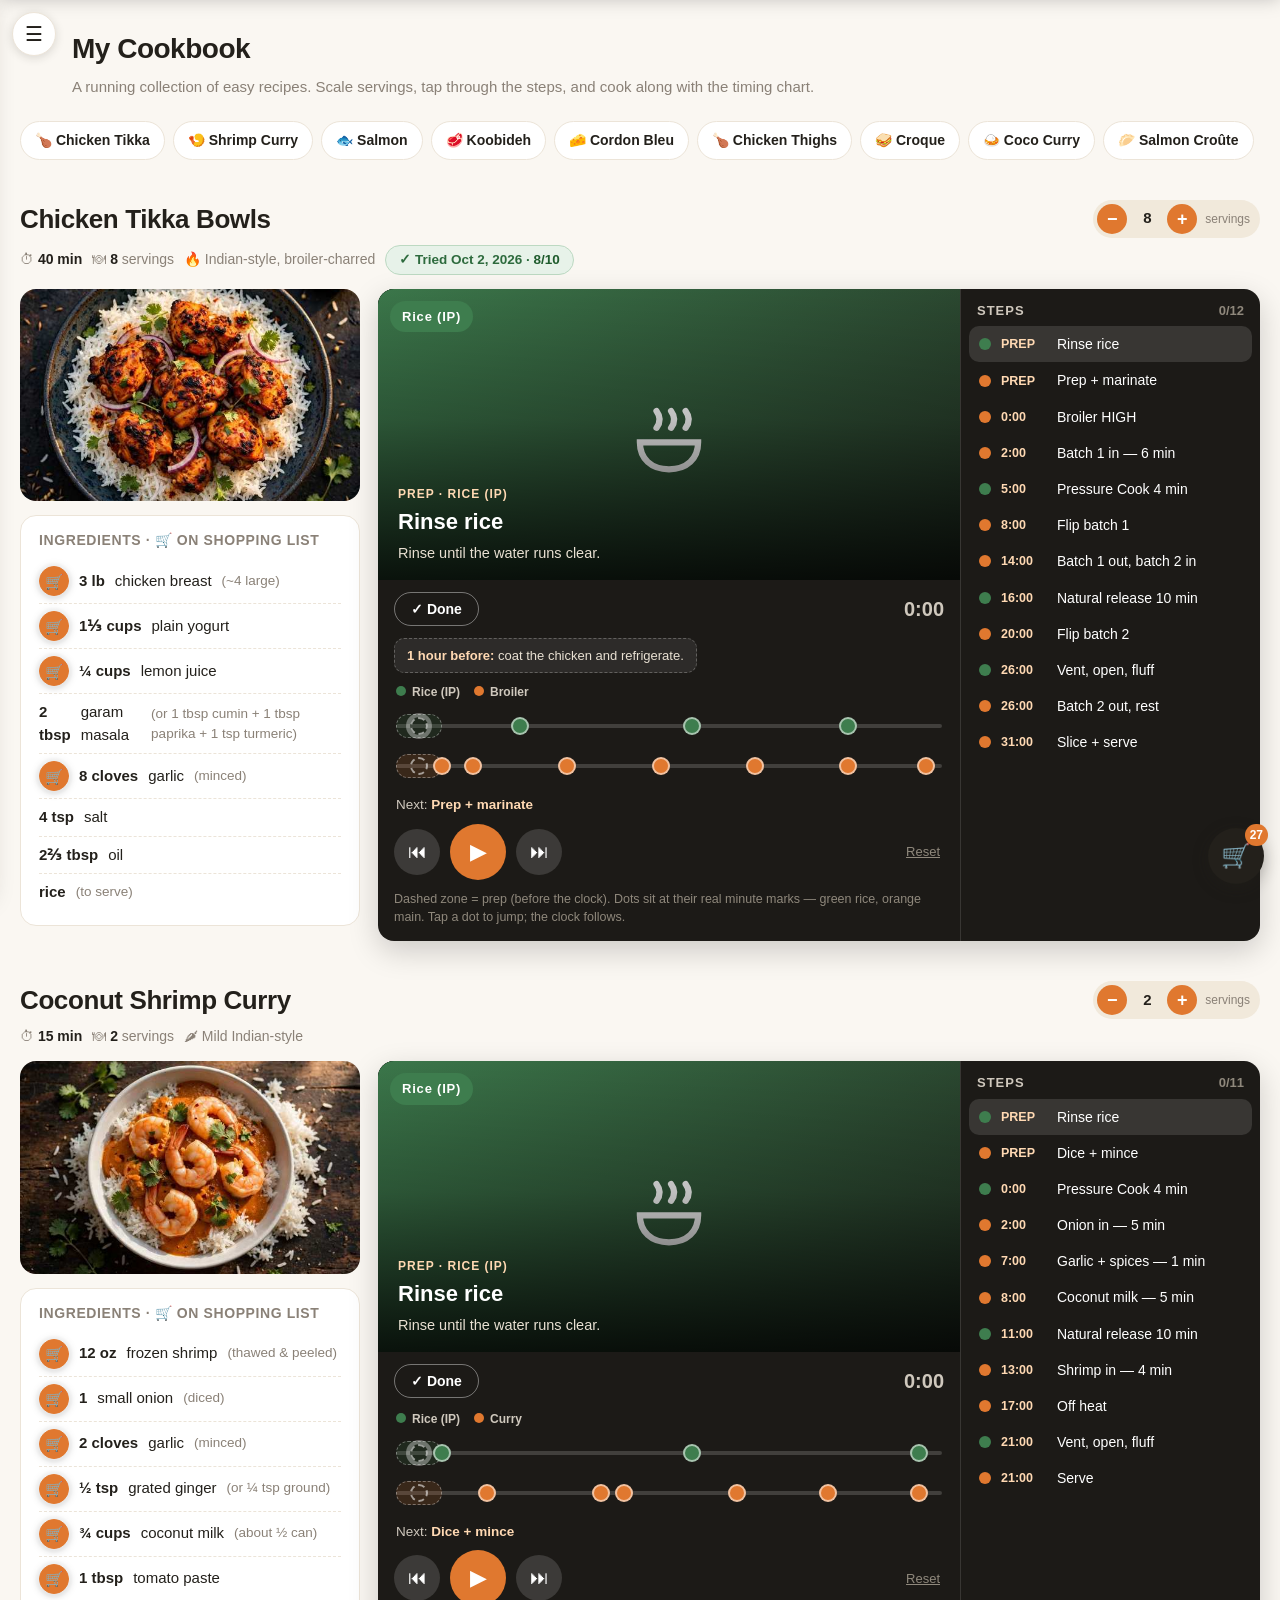
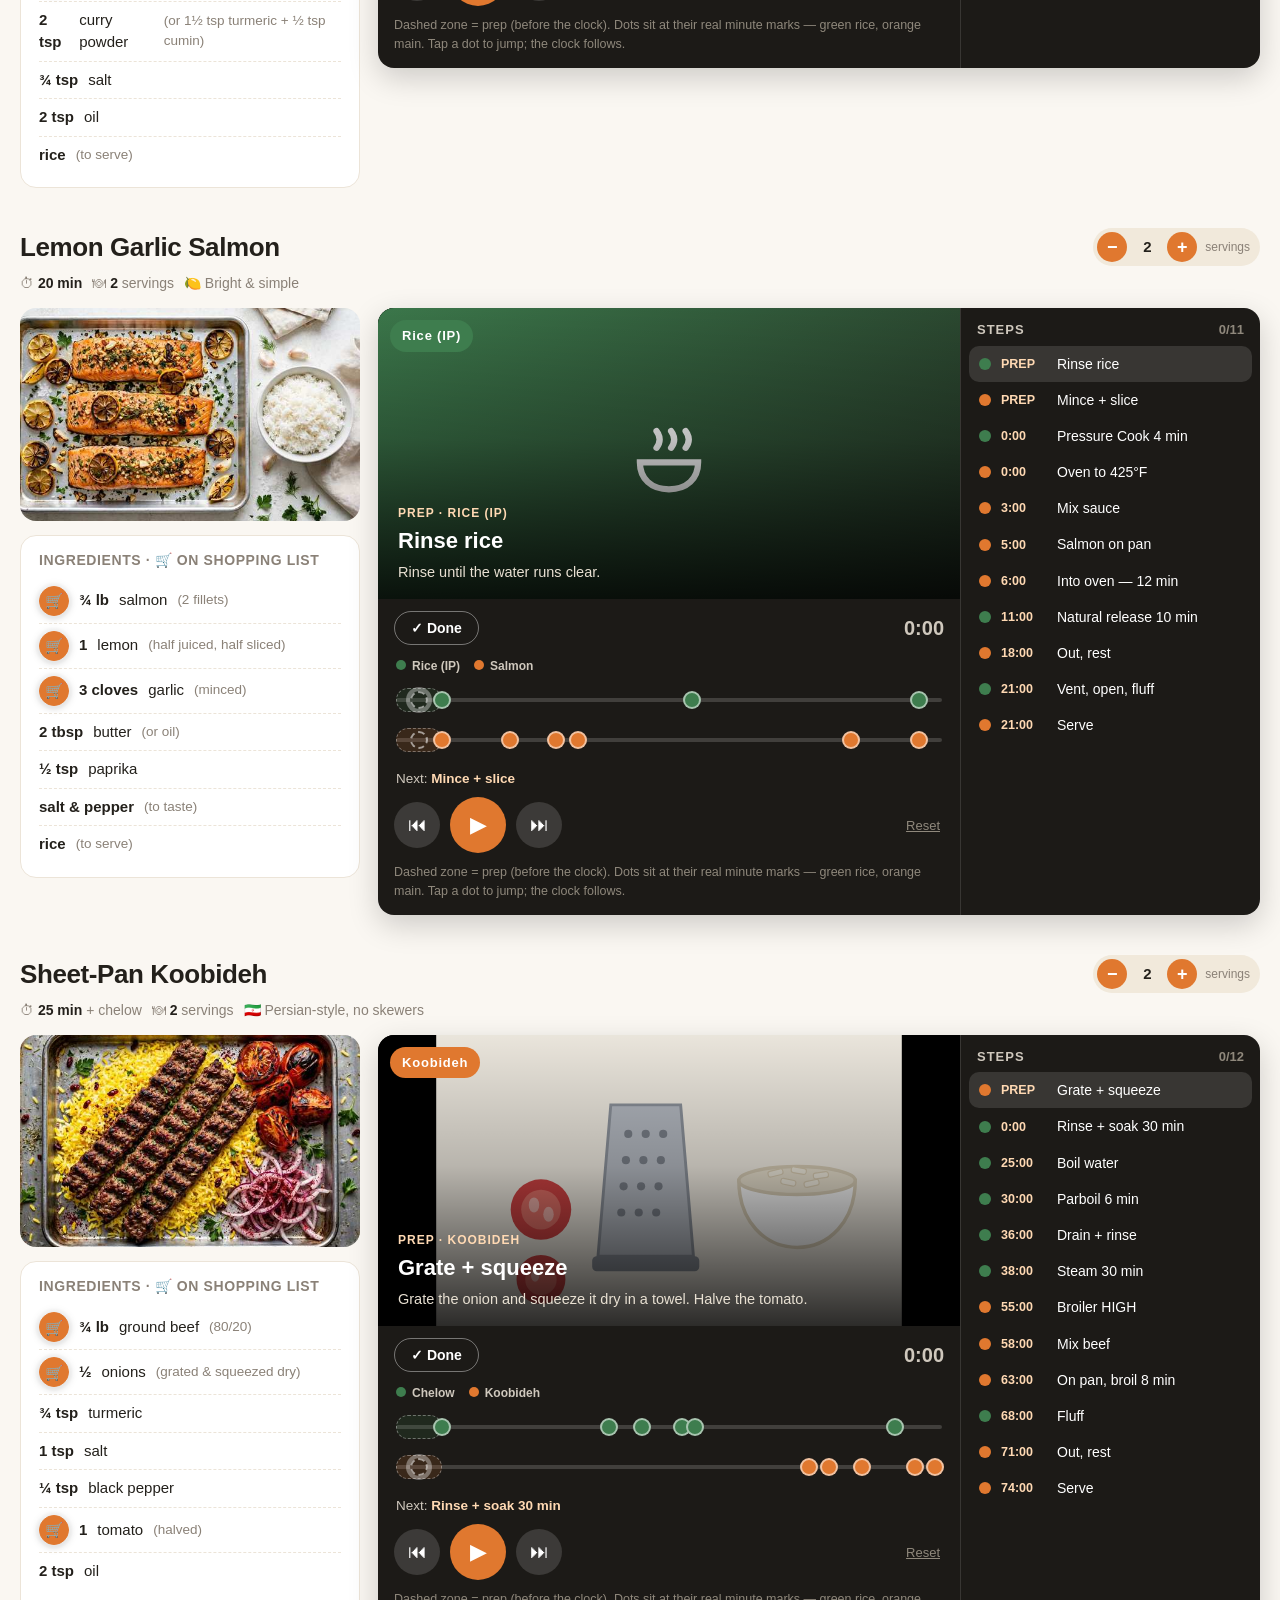
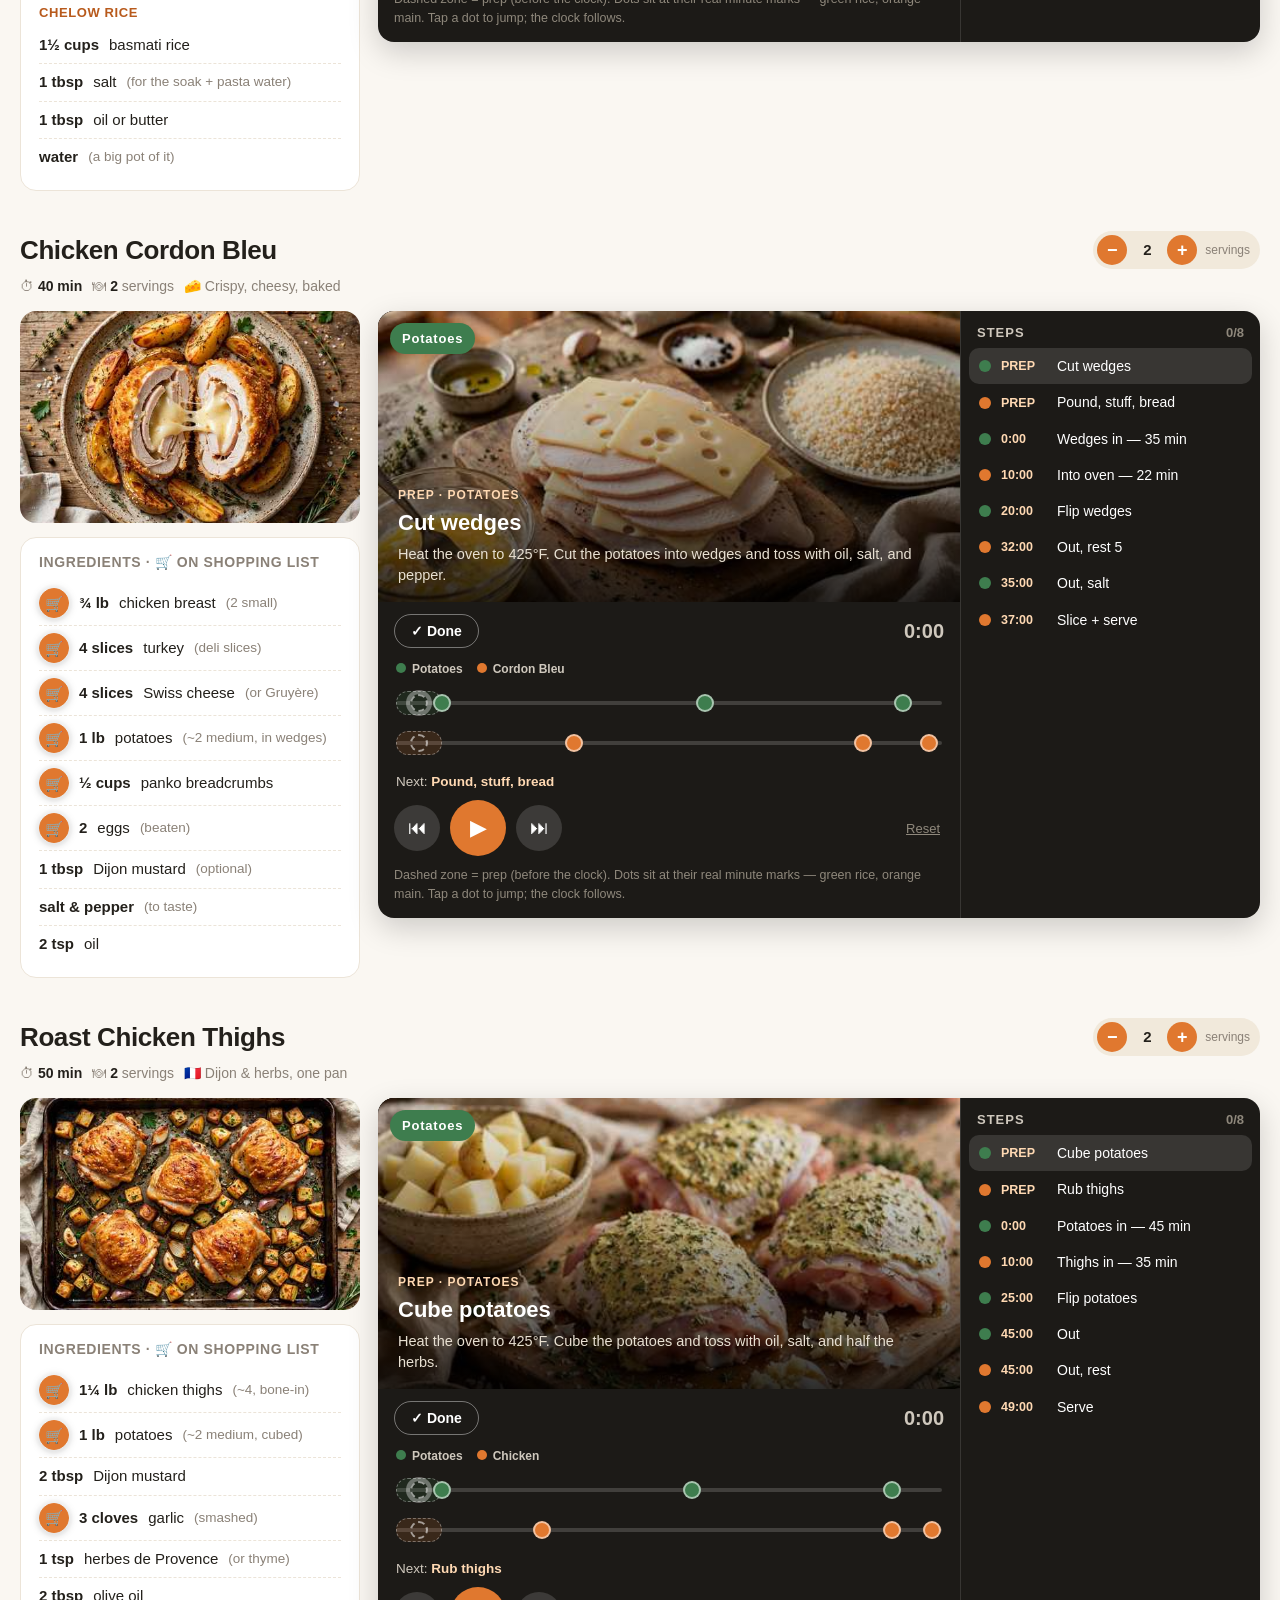
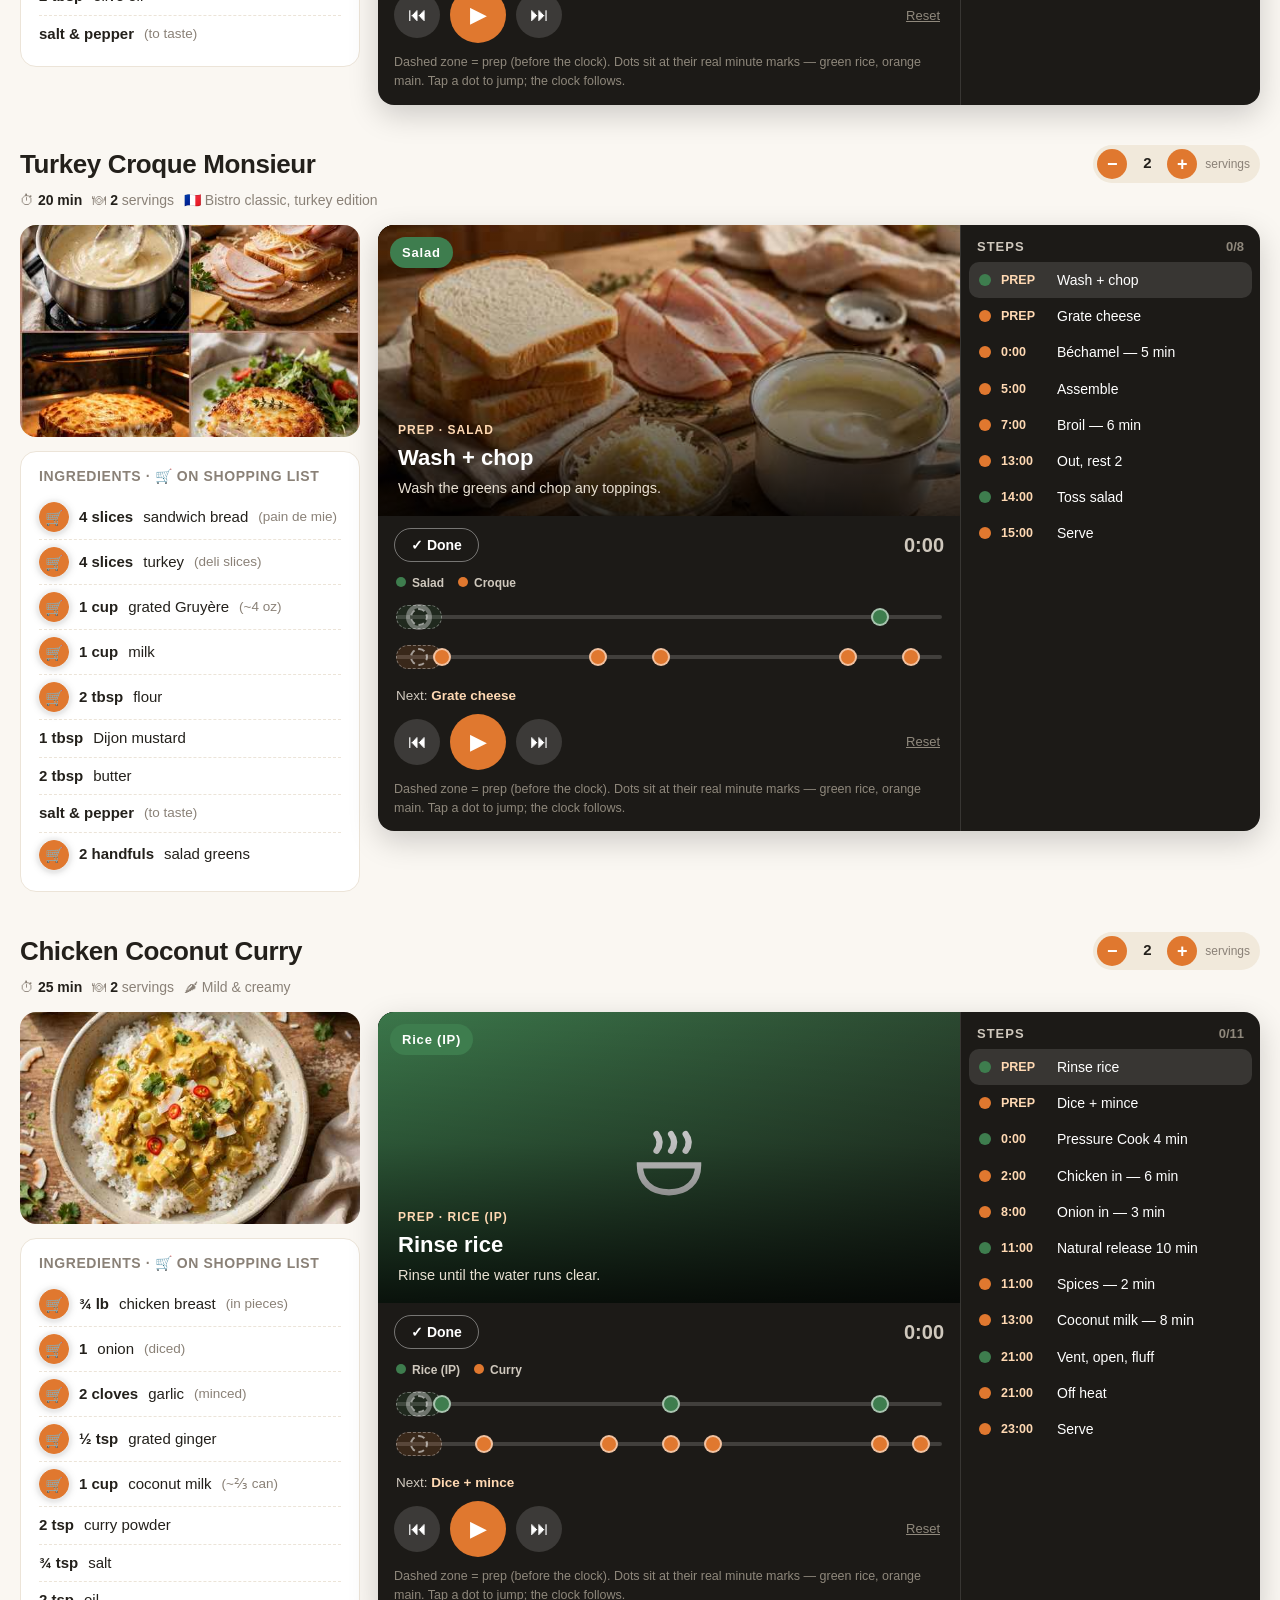
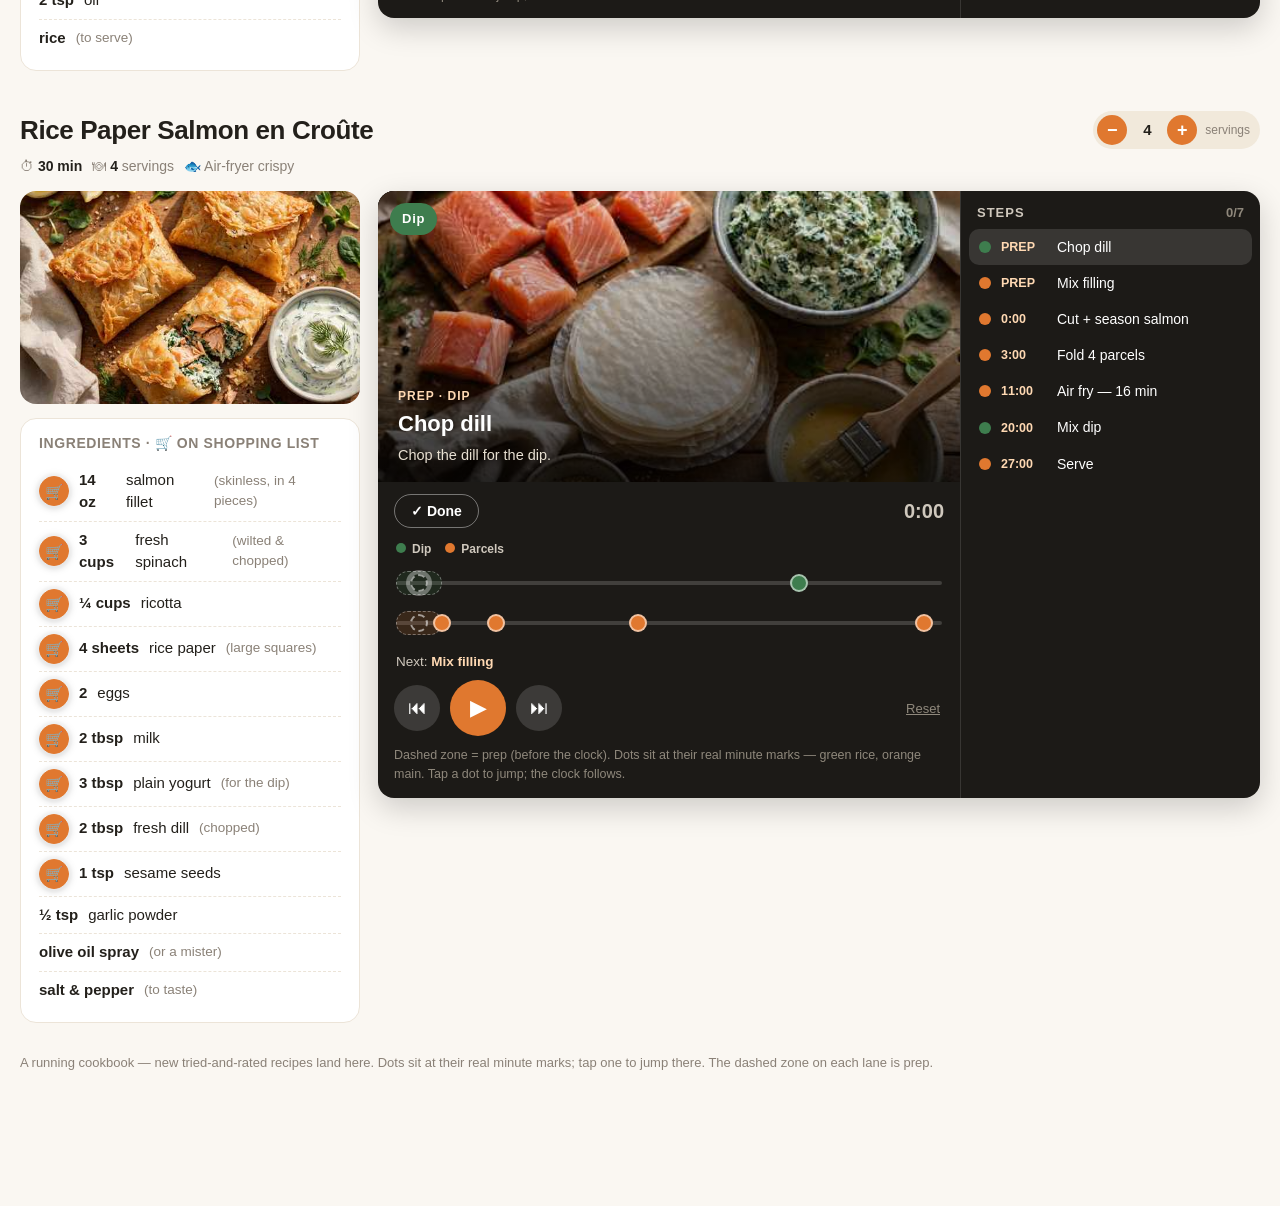
<file: index.html>
<!DOCTYPE html>
<html lang="en">
<head>
<meta charset="utf-8">
<link rel="icon" href="data:image/svg+xml,%3Csvg xmlns='http://www.w3.org/2000/svg' viewBox='0 0 100 100'%3E%3Ctext y='.9em' font-size='90'%3E%F0%9F%8D%B2%3C/text%3E%3C/svg%3E">
<meta name="viewport" content="width=device-width, initial-scale=1">
<title>My Cookbook</title>
<link rel="stylesheet" href="assets/app.css?v=dddcdd41">
</head>
<body id="top">

<button id="drawerBtn" aria-label="Open menu" aria-expanded="false">☰</button>
<div id="scrim"></div>
<aside id="drawer" aria-hidden="true" aria-label="Site navigation">
  <div class="dhead"><span>My Cookbook</span><button id="drawerClose" aria-label="Close menu">×</button></div>
  <a class="dhome" href="index.html">⌂ Home</a>
  <div class="dlabel">Recipes</div>
  <nav class="drecipes">
    <a href="tikka.html">🍗 Chicken Tikka Bowls</a>
    <a href="shrimp.html">🍤 Coconut Shrimp Curry</a>
    <a href="salmon.html">🐟 Lemon Garlic Salmon</a>
    <a href="koobideh.html">🥩 Sheet-Pan Koobideh</a>
    <a href="cordon.html">🧀 Chicken Cordon Bleu</a>
    <a href="thighs.html">🍗 Roast Chicken Thighs</a>
    <a href="croque.html">🥪 Turkey Croque Monsieur</a>
    <a href="coco.html">🍛 Chicken Coconut Curry</a>
    <a href="croute.html">🥟 Rice Paper Salmon en Croûte</a>
  </nav>
</aside>

<div id="cartFab">
  <div id="cartPanel" role="dialog" aria-label="Shopping list" aria-hidden="true">
    <div class="chead"><span>🛒 Shopping list</span><button id="cartClose" aria-label="Close shopping list">×</button></div>
    <ul id="cartItems"></ul>
    <div class="cfoot"><span id="cartTotal"></span><div class="cbtns"><button id="cartCopy">Copy for assistant</button><a id="cartAlbertsons" href="https://www.albertsons.com/assistant/" target="_blank" rel="noopener">Open Albertsons →</a></div></div>
  </div>
  <button id="cartBtn" aria-label="Open shopping list" aria-expanded="false">🛒<span id="cartCount"></span></button>
</div>

<div id="stickybar">
  <img id="sbThumb" alt="">
  <div class="sbname" id="sbName"></div>
  <div class="stepper" id="sbStepper">
    <button id="sbMinus" aria-label="Fewer servings">−</button><span class="sval" id="sbServ"></span><button id="sbPlus" aria-label="More servings">+</button><em>servings</em>
  </div>
</div>

<header>
  <h1>My Cookbook</h1>
  <p>A running collection of easy recipes. Scale servings, tap through the steps, and cook along with the timing chart.</p>
</header>

<nav class="toc">
  <a href="tikka.html">🍗 Chicken Tikka</a>
  <a href="shrimp.html">🍤 Shrimp Curry</a>
  <a href="salmon.html">🐟 Salmon</a>
  <a href="koobideh.html">🥩 Koobideh</a>
  <a href="cordon.html">🧀 Cordon Bleu</a>
  <a href="thighs.html">🍗 Chicken Thighs</a>
  <a href="croque.html">🥪 Croque</a>
  <a href="coco.html">🍛 Coco Curry</a>
  <a href="croute.html">🥟 Salmon Croûte</a>
</nav>

<main>

<section class="recipe" id="tikka" data-r="tikka">
  <div class="rhead">
    <div><h2>Chicken Tikka Bowls</h2>
      <div class="meta"><span>⏱ <b>40 min</b></span><span>🍽 <b>8</b> servings</span><span>🔥 Indian-style, broiler-charred</span>
        <span class="tried">✓ Tried Oct 2, 2026 · <b>8/10</b></span></div></div>
    <div class="stepper" data-r="tikka"><button class="sminus" aria-label="Fewer servings">−</button><span class="sval"></span><button class="splus" aria-label="More servings">+</button><em>servings</em></div>
  </div>
  <div class="rgrid">
    <div class="c-ing"><img class="hero" data-img="chicken_tikka" src="" alt="Chicken tikka over rice">
      <div class="ingredients"><h3>Ingredients · 🛒 on shopping list</h3><ul data-ingr="tikka"></ul></div></div>
    <div class="c-play"><div class="uplayer" data-player="tikka"></div></div>
  </div>
</section>

<section class="recipe" id="shrimp" data-r="shrimp">
  <div class="rhead">
    <div><h2>Coconut Shrimp Curry</h2>
      <div class="meta"><span>⏱ <b>15 min</b></span><span>🍽 <b>2</b> servings</span><span>🌶 Mild Indian-style</span></div></div>
    <div class="stepper" data-r="shrimp"><button class="sminus" aria-label="Fewer servings">−</button><span class="sval"></span><button class="splus" aria-label="More servings">+</button><em>servings</em></div>
  </div>
  <div class="rgrid">
    <div class="c-ing"><img class="hero" data-img="shrimp_curry" src="" alt="Coconut shrimp curry over rice">
      <div class="ingredients"><h3>Ingredients · 🛒 on shopping list</h3><ul data-ingr="shrimp"></ul></div></div>
    <div class="c-play"><div class="uplayer" data-player="shrimp"></div></div>
  </div>
</section>

<section class="recipe" id="salmon" data-r="salmon">
  <div class="rhead">
    <div><h2>Lemon Garlic Salmon</h2>
      <div class="meta"><span>⏱ <b>20 min</b></span><span>🍽 <b>2</b> servings</span><span>🍋 Bright &amp; simple</span></div></div>
    <div class="stepper" data-r="salmon"><button class="sminus" aria-label="Fewer servings">−</button><span class="sval"></span><button class="splus" aria-label="More servings">+</button><em>servings</em></div>
  </div>
  <div class="rgrid">
    <div class="c-ing"><img class="hero" data-img="lemon_salmon" src="" alt="Lemon garlic salmon">
      <div class="ingredients"><h3>Ingredients · 🛒 on shopping list</h3><ul data-ingr="salmon"></ul></div></div>
    <div class="c-play"><div class="uplayer" data-player="salmon"></div></div>
  </div>
</section>

<section class="recipe" id="koobideh" data-r="koobideh">
  <div class="rhead">
    <div><h2>Sheet-Pan Koobideh</h2>
      <div class="meta"><span>⏱ <b>25 min</b> + chelow</span><span>🍽 <b>2</b> servings</span><span>🇮🇷 Persian-style, no skewers</span></div></div>
    <div class="stepper" data-r="koobideh"><button class="sminus" aria-label="Fewer servings">−</button><span class="sval"></span><button class="splus" aria-label="More servings">+</button><em>servings</em></div>
  </div>
  <div class="rgrid">
    <div class="c-ing"><img class="hero" data-img="koobideh" src="" alt="Sheet-pan koobideh kebab">
      <div class="ingredients"><h3>Ingredients · 🛒 on shopping list</h3><ul data-ingr="koobideh"></ul><h4>Chelow rice</h4><ul data-ingr="chelow"></ul></div></div>
    <div class="c-play"><div class="uplayer" data-player="koobideh"></div></div>
  </div>
</section>

<section class="recipe" id="cordon" data-r="cordon">
  <div class="rhead">
    <div><h2>Chicken Cordon Bleu</h2>
      <div class="meta"><span>⏱ <b>40 min</b></span><span>🍽 <b>2</b> servings</span><span>🧀 Crispy, cheesy, baked</span></div></div>
    <div class="stepper" data-r="cordon"><button class="sminus" aria-label="Fewer servings">−</button><span class="sval"></span><button class="splus" aria-label="More servings">+</button><em>servings</em></div>
  </div>
  <div class="rgrid">
    <div class="c-ing"><img class="hero" data-img="cordon_bleu" src="" alt="Chicken cordon bleu with potato wedges">
      <div class="ingredients"><h3>Ingredients · 🛒 on shopping list</h3><ul data-ingr="cordon"></ul></div></div>
    <div class="c-play"><div class="uplayer" data-player="cordon"></div></div>
  </div>
</section>

<section class="recipe" id="thighs" data-r="thighs">
  <div class="rhead">
    <div><h2>Roast Chicken Thighs</h2>
      <div class="meta"><span>⏱ <b>50 min</b></span><span>🍽 <b>2</b> servings</span><span>🇫🇷 Dijon &amp; herbs, one pan</span></div></div>
    <div class="stepper" data-r="thighs"><button class="sminus" aria-label="Fewer servings">−</button><span class="sval"></span><button class="splus" aria-label="More servings">+</button><em>servings</em></div>
  </div>
  <div class="rgrid">
    <div class="c-ing"><img class="hero" data-img="thighs" src="" alt="Roast chicken thighs with potatoes">
      <div class="ingredients"><h3>Ingredients · 🛒 on shopping list</h3><ul data-ingr="thighs"></ul></div></div>
    <div class="c-play"><div class="uplayer" data-player="thighs"></div></div>
  </div>
</section>

<section class="recipe" id="croque" data-r="croque">
  <div class="rhead">
    <div><h2>Turkey Croque Monsieur</h2>
      <div class="meta"><span>⏱ <b>20 min</b></span><span>🍽 <b>2</b> servings</span><span>🇫🇷 Bistro classic, turkey edition</span></div></div>
    <div class="stepper" data-r="croque"><button class="sminus" aria-label="Fewer servings">−</button><span class="sval"></span><button class="splus" aria-label="More servings">+</button><em>servings</em></div>
  </div>
  <div class="rgrid">
    <div class="c-ing"><img class="hero" data-img="croque" src="" alt="Turkey croque monsieur with salad">
      <div class="ingredients"><h3>Ingredients · 🛒 on shopping list</h3><ul data-ingr="croque"></ul></div></div>
    <div class="c-play"><div class="uplayer" data-player="croque"></div></div>
  </div>
</section>

<section class="recipe" id="coco" data-r="coco">
  <div class="rhead">
    <div><h2>Chicken Coconut Curry</h2>
      <div class="meta"><span>⏱ <b>25 min</b></span><span>🍽 <b>2</b> servings</span><span>🌶 Mild &amp; creamy</span></div></div>
    <div class="stepper" data-r="coco"><button class="sminus" aria-label="Fewer servings">−</button><span class="sval"></span><button class="splus" aria-label="More servings">+</button><em>servings</em></div>
  </div>
  <div class="rgrid">
    <div class="c-ing"><img class="hero" data-img="coco_curry" src="" alt="Chicken coconut curry over rice">
      <div class="ingredients"><h3>Ingredients · 🛒 on shopping list</h3><ul data-ingr="coco"></ul></div></div>
    <div class="c-play"><div class="uplayer" data-player="coco"></div></div>
  </div>
</section>

<section class="recipe" id="croute" data-r="croute">
  <div class="rhead">
    <div><h2>Rice Paper Salmon en Croûte</h2>
      <div class="meta"><span>⏱ <b>30 min</b></span><span>🍽 <b>4</b> servings</span><span>🐟 Air-fryer crispy</span></div></div>
    <div class="stepper" data-r="croute"><button class="sminus" aria-label="Fewer servings">−</button><span class="sval"></span><button class="splus" aria-label="More servings">+</button><em>servings</em></div>
  </div>
  <div class="rgrid">
    <div class="c-ing"><img class="hero" data-img="croute" src="" alt="Rice paper salmon parcels with dill dip">
      <div class="ingredients"><h3>Ingredients · 🛒 on shopping list</h3><ul data-ingr="croute"></ul></div></div>
    <div class="c-play"><div class="uplayer" data-player="croute"></div></div>
  </div>
</section>

<!-- data source for the floating cart (#cartFab); the visible shopping UI lives in the mini tab -->
<section id="shopping" hidden>
  <h2>Shopping List</h2>
  <p class="sub">Everything starts on your list — tap <b>Have it</b> for what’s already in your kitchen. Your picks are saved on this device.</p>

  <div class="group">
    <h3>Seafood &amp; Meat</h3>
    <div class="item" data-id="s1" data-rs="shrimp" data-r="shrimp" data-name="Frozen shrimp">
      <div class="row1"><span class="name">Frozen shrimp</span><span class="qty">12 oz</span></div>
      <div class="tip">A 1 lb bag works too — just freeze the extra. Thaw in the fridge the night before.</div>
      <div class="pick"><button class="have">Have it</button><button class="need">Need it</button></div>
    </div>
    <div class="item" data-id="s2" data-rs="salmon,croute" data-r="salmon" data-name="Salmon fillets" data-note="2 fillets">
      <div class="row1"><span class="name">Salmon fillets</span><span class="qty">¾ lb (2 fillets)</span></div>
      <div class="tip">Buy frozen — freeze on arrival, move to the fridge the night before cooking.</div>
      <div class="pick"><button class="have">Have it</button><button class="need">Need it</button></div>
    </div>
    <div class="item" data-id="s3" data-rs="tikka,cordon,coco" data-r="tikka" data-name="Chicken breast" data-note="~4 large">
      <div class="row1"><span class="name">Chicken breast</span><span class="qty">3 lb (~4 large)</span></div>
      <div class="tip">Slice into strips or pound to even thickness so it cooks uniformly under the broiler.</div>
      <div class="pick"><button class="have">Have it</button><button class="need">Need it</button></div>
    </div>
    <div class="item" data-id="s4" data-rs="koobideh" data-r="koobideh" data-name="Ground beef (80/20)">
      <div class="row1"><span class="name">Ground beef</span><span class="qty">¾ lb · 80/20</span></div>
      <div class="tip">Freeze on arrival, move to the fridge the night before cooking.</div>
      <div class="pick"><button class="have">Have it</button><button class="need">Need it</button></div>
    </div>
    <div class="item" data-id="s13" data-rs="thighs" data-r="thighs" data-name="Chicken thighs" data-note="bone-in">
      <div class="row1"><span class="name">Chicken thighs</span><span class="qty">1¼ lb</span></div>
      <div class="pick"><button class="have">Have it</button><button class="need">Need it</button></div>
    </div>
    <div class="item" data-id="s14" data-rs="cordon,croque" data-r="cordon" data-name="Turkey slices" data-note="deli">
      <div class="row1"><span class="name">Turkey slices</span><span class="qty">8 slices</span></div>
      <div class="tip">Cordon bleu + croques — 4 slices each.</div>
      <div class="pick"><button class="have">Have it</button><button class="need">Need it</button></div>
    </div>
  </div>

  <div class="group">
    <h3>Produce</h3>
    <div class="item" data-id="s5" data-rs="shrimp,koobideh,coco" data-r="shrimp" data-name="Yellow onions">
      <div class="row1"><span class="name">Yellow onions</span><span class="qty">× 2</span></div>
      <div class="pick"><button class="have">Have it</button><button class="need">Need it</button></div>
    </div>
    <div class="item" data-id="s6" data-rs="tikka,shrimp,salmon,thighs,coco" data-r="tikka" data-name="Garlic">
      <div class="row1"><span class="name">Garlic</span><span class="qty">1 head</span></div>
      <div class="pick"><button class="have">Have it</button><button class="need">Need it</button></div>
    </div>
    <div class="item" data-id="s7" data-rs="shrimp,coco" data-r="shrimp" data-name="Fresh ginger">
      <div class="row1"><span class="name">Fresh ginger</span><span class="qty">small piece</span></div>
      <div class="tip">Optional — ground ginger from your spice rack works fine.</div>
      <div class="pick"><button class="have">Have it</button><button class="need">Need it</button></div>
    </div>
    <div class="item" data-id="s8" data-rs="tikka,salmon" data-r="salmon" data-name="Lemons">
      <div class="row1"><span class="name">Lemons</span><span class="qty">× 2</span></div>
      <div class="pick"><button class="have">Have it</button><button class="need">Need it</button></div>
    </div>
    <div class="item" data-id="s9" data-rs="koobideh" data-r="koobideh" data-name="Tomato">
      <div class="row1"><span class="name">Tomatoes</span><span class="qty">× 1</span></div>
      <div class="pick"><button class="have">Have it</button><button class="need">Need it</button></div>
    </div>
    <div class="item" data-id="s17" data-rs="cordon,thighs" data-r="cordon" data-name="Potatoes">
      <div class="row1"><span class="name">Potatoes</span><span class="qty">2 lb</span></div>
      <div class="pick"><button class="have">Have it</button><button class="need">Need it</button></div>
    </div>
    <div class="item" data-id="s22" data-rs="croque" data-r="croque" data-name="Salad greens">
      <div class="row1"><span class="name">Salad greens</span><span class="qty">2 handfuls</span></div>
      <div class="pick"><button class="have">Have it</button><button class="need">Need it</button></div>
    </div>
  </div>

    <div class="item" data-id="s26" data-rs="croute" data-r="croute" data-name="Fresh spinach" data-note="one bag">
      <div class="row1"><span class="name">Fresh spinach</span><span class="qty">3 cups</span></div>
      <div class="tip">You'll wilt it down — 90 g / about 3 cups fresh.</div>
      <div class="pick"><button class="have">Have it</button><button class="need">Need it</button></div>
    </div>
    <div class="item" data-id="s27" data-rs="croute" data-r="croute" data-name="Fresh dill" data-note="for the dip">
      <div class="row1"><span class="name">Fresh dill</span><span class="qty">1 bunch</span></div>
      <div class="pick"><button class="have">Have it</button><button class="need">Need it</button></div>
    </div>
  </div>

  <div class="group">
    <h3>Dairy &amp; Pantry</h3>
    <div class="item" data-id="s10" data-rs="shrimp,coco" data-r="shrimp" data-name="Coconut milk" data-note="13.5 oz">
      <div class="row1"><span class="name">Coconut milk</span><span class="qty">1 can · 13.5 oz</span></div>
      <div class="tip">One can per curry — you'll use about half per recipe; the rest keeps 4 days in the fridge.</div>
      <div class="pick"><button class="have">Have it</button><button class="need">Need it</button></div>
    </div>
    <div class="item" data-id="s11" data-rs="shrimp" data-r="shrimp" data-name="Tomato paste">
      <div class="row1"><span class="name">Tomato paste</span><span class="qty">1 small can</span></div>
      <div class="pick"><button class="have">Have it</button><button class="need">Need it</button></div>
    </div>
    <div class="item" data-id="s12" data-rs="tikka,croute" data-r="tikka" data-name="Plain yogurt" data-note="32 oz">
      <div class="row1"><span class="name">Plain yogurt</span><span class="qty">1 large tub · 32 oz</span></div>
      <div class="tip">For the tikka marinade — you'll use about 1⅓ cups. Whole milk yogurt = best char.</div>
      <div class="pick"><button class="have">Have it</button><button class="need">Need it</button></div>
    </div>
    <div class="item" data-id="s15" data-rs="cordon,croque" data-r="cordon" data-name="Gruyère" data-note="sliced or a small block">
      <div class="row1"><span class="name">Gruyère</span><span class="qty">8 oz</span></div>
      <div class="tip">Slices for the cordon bleu, grated for the croques.</div>
      <div class="pick"><button class="have">Have it</button><button class="need">Need it</button></div>
    </div>
    <div class="item" data-id="s16" data-rs="croque" data-r="croque" data-name="Sandwich bread" data-note="pain de mie">
      <div class="row1"><span class="name">Sandwich bread</span><span class="qty">4 slices</span></div>
      <div class="pick"><button class="have">Have it</button><button class="need">Need it</button></div>
    </div>
    <div class="item" data-id="s18" data-rs="cordon" data-r="cordon" data-name="Panko breadcrumbs">
      <div class="row1"><span class="name">Panko breadcrumbs</span><span class="qty">½ cup</span></div>
      <div class="pick"><button class="have">Have it</button><button class="need">Need it</button></div>
    </div>
    <div class="item" data-id="s19" data-rs="cordon,croute" data-r="cordon" data-name="Eggs" data-note="for the breading">
      <div class="row1"><span class="name">Eggs</span><span class="qty">× 2</span></div>
      <div class="pick"><button class="have">Have it</button><button class="need">Need it</button></div>
    </div>
    <div class="item" data-id="s20" data-rs="croque,croute" data-r="croque" data-name="Milk" data-note="for the béchamel">
      <div class="row1"><span class="name">Milk</span><span class="qty">1 cup</span></div>
      <div class="pick"><button class="have">Have it</button><button class="need">Need it</button></div>
    </div>
    <div class="item" data-id="s21" data-rs="croque" data-r="croque" data-name="Flour" data-note="for the béchamel">
      <div class="row1"><span class="name">Flour</span><span class="qty">2 tbsp</span></div>
      <div class="pick"><button class="have">Have it</button><button class="need">Need it</button></div>
    </div>

  </div>

    <div class="item" data-id="s23" data-rs="croute" data-r="croute" data-name="Rice paper sheets" data-note="large squares">
      <div class="row1"><span class="name">Rice paper sheets</span><span class="qty">4 sheets</span></div>
      <div class="pick"><button class="have">Have it</button><button class="need">Need it</button></div>
    </div>
    <div class="item" data-id="s24" data-rs="croute" data-r="croute" data-name="Sesame seeds" data-note="for topping">
      <div class="row1"><span class="name">Sesame seeds</span><span class="qty">1 tsp</span></div>
      <div class="pick"><button class="have">Have it</button><button class="need">Need it</button></div>
    </div>
    <div class="item" data-id="s25" data-rs="croute" data-r="croute" data-name="Ricotta" data-note="small tub">
      <div class="row1"><span class="name">Ricotta</span><span class="qty">¼ cup</span></div>
      <div class="pick"><button class="have">Have it</button><button class="need">Need it</button></div>
    </div>
  </div>

  <div class="onhand"><b>Assumed on hand</b> (you said you’re stocked): rice, oil, butter, salt, pepper, turmeric, cumin, coriander, paprika, curry powder, garam masala.</div>
</section>

</main>

<div class="shopbar">
  <div class="count" id="shopCount"><b>12</b> items to decide on</div>
</div>

<footer>
  <p>A running cookbook — new tried-and-rated recipes land here. Dots sit at their real minute marks; tap one to jump there. The dashed zone on each lane is prep.</p>
</footer>

<script src="assets/img-data/shrimp_curry.js?v=2831e49d"></script><script src="assets/img-data/lemon_salmon.js?v=1fef092f"></script><script src="assets/img-data/chicken_tikka.js?v=e2cde757"></script><script src="assets/img-data/koobideh.js?v=36d46aff"></script><script src="assets/img-data/shrimp_steps.js?v=7c8cbf64"></script><script src="assets/img-data/salmon_steps.js?v=84eab120"></script><script src="assets/img-data/chelow.js?v=56572bb5"></script><script src="assets/img-data/shrimp_prep.js?v=ef02849d"></script><script src="assets/img-data/salmon_prep.js?v=4f97b416"></script><script src="assets/img-data/cordon_bleu.js?v=8f8d62d5"></script><script src="assets/img-data/cordon_prep.js?v=d4398ca4"></script><script src="assets/img-data/cordon_steps.js?v=e9fcfaca"></script><script src="assets/img-data/croque.js?v=08ccd1e4"></script><script src="assets/img-data/croque_prep.js?v=0408b99b"></script><script src="assets/img-data/croque_steps.js?v=b63eda94"></script><script src="assets/img-data/thighs.js?v=9d5856af"></script><script src="assets/img-data/thighs_prep.js?v=643cb428"></script><script src="assets/img-data/thighs_steps.js?v=0c74dc5a"></script><script src="assets/img-data/coco_curry.js?v=a34f7cc5"></script><script src="assets/img-data/coco_prep.js?v=5f711f91"></script><script src="assets/img-data/coco_steps.js?v=d0d67377"></script><script src="assets/img-data/croute.js?v=f75c3ff4"></script><script src="assets/img-data/croute_prep.js?v=9db5631f"></script><script src="assets/img-data/croute_steps.js?v=4d68055e"></script><script src="assets/app.js?v=6ba65be9"></script>
</body>
</html>
</file>
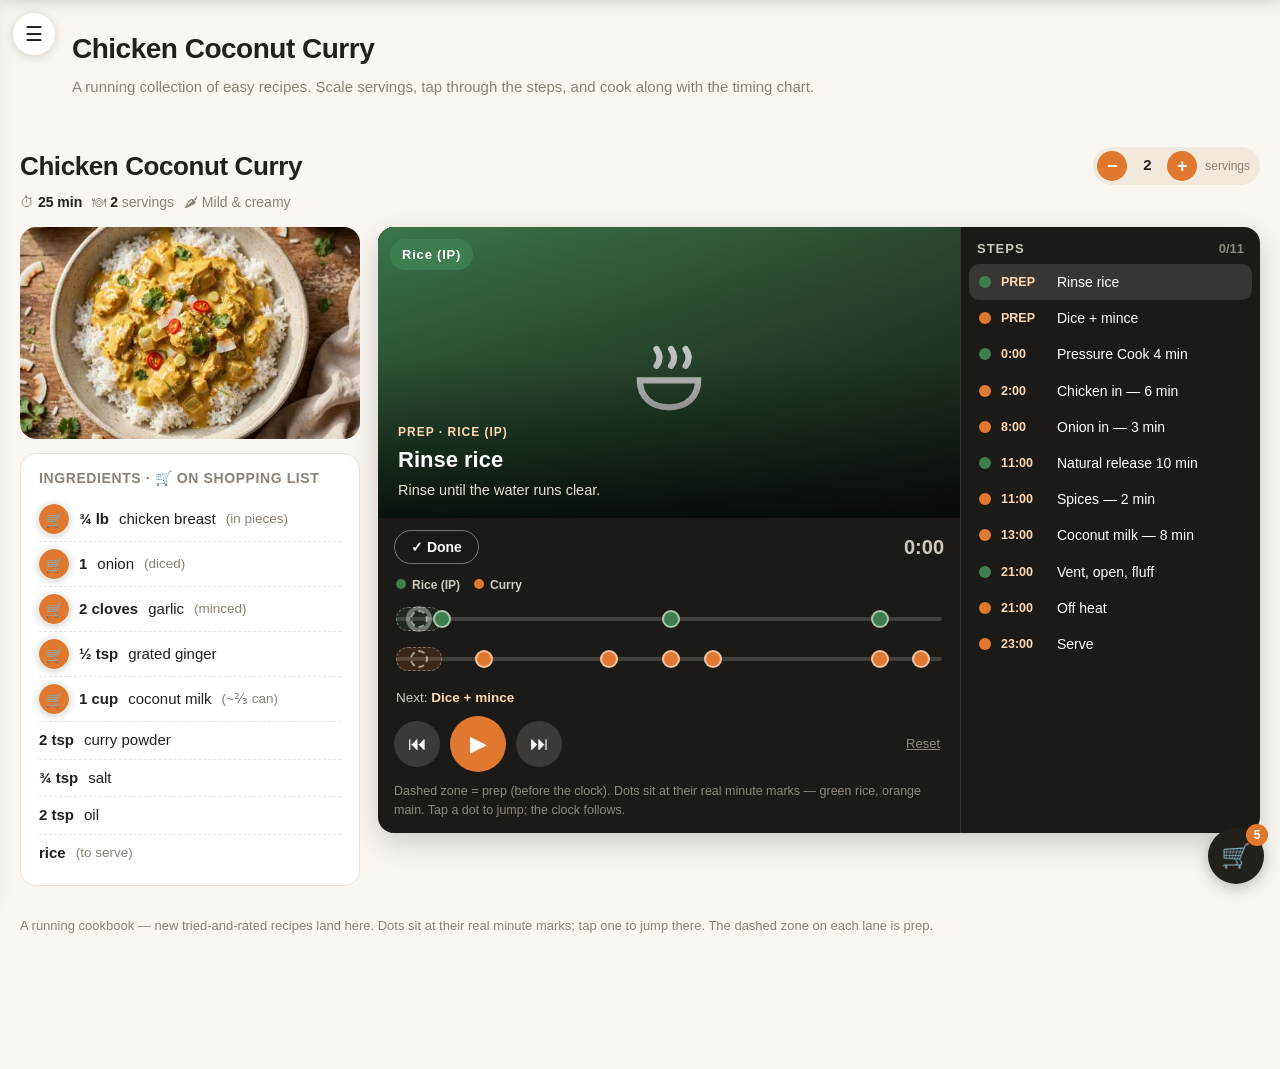
<file: coco.html>
<!DOCTYPE html>
<html lang="en">
<head>
<meta charset="utf-8">
<link rel="icon" href="data:image/svg+xml,%3Csvg xmlns='http://www.w3.org/2000/svg' viewBox='0 0 100 100'%3E%3Ctext y='.9em' font-size='90'%3E%F0%9F%8D%B2%3C/text%3E%3C/svg%3E">
<meta name="viewport" content="width=device-width, initial-scale=1">
<title>Chicken Coconut Curry — My Cookbook</title>
<link rel="stylesheet" href="assets/app.css?v=dddcdd41">
</head>
<body id="top">

<button id="drawerBtn" aria-label="Open menu" aria-expanded="false">☰</button>
<div id="scrim"></div>
<aside id="drawer" aria-hidden="true" aria-label="Site navigation">
  <div class="dhead"><span>My Cookbook</span><button id="drawerClose" aria-label="Close menu">×</button></div>
  <a class="dhome" href="index.html">⌂ Home</a>
  <div class="dlabel">Recipes</div>
  <nav class="drecipes">
    <a href="tikka.html">🍗 Chicken Tikka Bowls</a>
    <a href="shrimp.html">🍤 Coconut Shrimp Curry</a>
    <a href="salmon.html">🐟 Lemon Garlic Salmon</a>
    <a href="koobideh.html">🥩 Sheet-Pan Koobideh</a>
    <a href="cordon.html">🧀 Chicken Cordon Bleu</a>
    <a href="thighs.html">🍗 Roast Chicken Thighs</a>
    <a href="croque.html">🥪 Turkey Croque Monsieur</a>
    <a href="coco.html">🍛 Chicken Coconut Curry</a>
    <a href="croute.html">🥟 Rice Paper Salmon en Croûte</a>
  </nav>
</aside>

<div id="cartFab">
  <div id="cartPanel" role="dialog" aria-label="Shopping list" aria-hidden="true">
    <div class="chead"><span>🛒 Shopping list</span><button id="cartClose" aria-label="Close shopping list">×</button></div>
    <ul id="cartItems"></ul>
    <div class="cfoot"><span id="cartTotal"></span><div class="cbtns"><button id="cartCopy">Copy for assistant</button><a id="cartAlbertsons" href="https://www.albertsons.com/assistant/" target="_blank" rel="noopener">Open Albertsons →</a></div></div>
  </div>
  <button id="cartBtn" aria-label="Open shopping list" aria-expanded="false">🛒<span id="cartCount"></span></button>
</div>

<div id="stickybar">
  <img id="sbThumb" alt="">
  <div class="sbname" id="sbName"></div>
  <div class="stepper" id="sbStepper">
    <button id="sbMinus" aria-label="Fewer servings">−</button><span class="sval" id="sbServ"></span><button id="sbPlus" aria-label="More servings">+</button><em>servings</em>
  </div>
</div>

<header>
  <h1>Chicken Coconut Curry</h1>
  <p>A running collection of easy recipes. Scale servings, tap through the steps, and cook along with the timing chart.</p>
</header>



<main>















<section class="recipe" id="coco" data-r="coco">
  <div class="rhead">
    <div><h2>Chicken Coconut Curry</h2>
      <div class="meta"><span>⏱ <b>25 min</b></span><span>🍽 <b>2</b> servings</span><span>🌶 Mild &amp; creamy</span></div></div>
    <div class="stepper" data-r="coco"><button class="sminus" aria-label="Fewer servings">−</button><span class="sval"></span><button class="splus" aria-label="More servings">+</button><em>servings</em></div>
  </div>
  <div class="rgrid">
    <div class="c-ing"><img class="hero" data-img="coco_curry" src="" alt="Chicken coconut curry over rice">
      <div class="ingredients"><h3>Ingredients · 🛒 on shopping list</h3><ul data-ingr="coco"></ul></div></div>
    <div class="c-play"><div class="uplayer" data-player="coco"></div></div>
  </div>
</section>



<!-- data source for the floating cart (#cartFab); the visible shopping UI lives in the mini tab -->
<section id="shopping" hidden>
  <h2>Shopping List</h2>
  <p class="sub">Everything starts on your list — tap <b>Have it</b> for what’s already in your kitchen. Your picks are saved on this device.</p>

  <div class="group">
    <h3>Seafood &amp; Meat</h3>
    <div class="item" data-id="s1" data-rs="shrimp" data-r="shrimp" data-name="Frozen shrimp">
      <div class="row1"><span class="name">Frozen shrimp</span><span class="qty">12 oz</span></div>
      <div class="tip">A 1 lb bag works too — just freeze the extra. Thaw in the fridge the night before.</div>
      <div class="pick"><button class="have">Have it</button><button class="need">Need it</button></div>
    </div>
    <div class="item" data-id="s2" data-rs="salmon,croute" data-r="salmon" data-name="Salmon fillets" data-note="2 fillets">
      <div class="row1"><span class="name">Salmon fillets</span><span class="qty">¾ lb (2 fillets)</span></div>
      <div class="tip">Buy frozen — freeze on arrival, move to the fridge the night before cooking.</div>
      <div class="pick"><button class="have">Have it</button><button class="need">Need it</button></div>
    </div>
    <div class="item" data-id="s3" data-rs="tikka,cordon,coco" data-r="tikka" data-name="Chicken breast" data-note="~4 large">
      <div class="row1"><span class="name">Chicken breast</span><span class="qty">3 lb (~4 large)</span></div>
      <div class="tip">Slice into strips or pound to even thickness so it cooks uniformly under the broiler.</div>
      <div class="pick"><button class="have">Have it</button><button class="need">Need it</button></div>
    </div>
    <div class="item" data-id="s4" data-rs="koobideh" data-r="koobideh" data-name="Ground beef (80/20)">
      <div class="row1"><span class="name">Ground beef</span><span class="qty">¾ lb · 80/20</span></div>
      <div class="tip">Freeze on arrival, move to the fridge the night before cooking.</div>
      <div class="pick"><button class="have">Have it</button><button class="need">Need it</button></div>
    </div>
    <div class="item" data-id="s13" data-rs="thighs" data-r="thighs" data-name="Chicken thighs" data-note="bone-in">
      <div class="row1"><span class="name">Chicken thighs</span><span class="qty">1¼ lb</span></div>
      <div class="pick"><button class="have">Have it</button><button class="need">Need it</button></div>
    </div>
    <div class="item" data-id="s14" data-rs="cordon,croque" data-r="cordon" data-name="Turkey slices" data-note="deli">
      <div class="row1"><span class="name">Turkey slices</span><span class="qty">8 slices</span></div>
      <div class="tip">Cordon bleu + croques — 4 slices each.</div>
      <div class="pick"><button class="have">Have it</button><button class="need">Need it</button></div>
    </div>
  </div>

  <div class="group">
    <h3>Produce</h3>
    <div class="item" data-id="s5" data-rs="shrimp,koobideh,coco" data-r="shrimp" data-name="Yellow onions">
      <div class="row1"><span class="name">Yellow onions</span><span class="qty">× 2</span></div>
      <div class="pick"><button class="have">Have it</button><button class="need">Need it</button></div>
    </div>
    <div class="item" data-id="s6" data-rs="tikka,shrimp,salmon,thighs,coco" data-r="tikka" data-name="Garlic">
      <div class="row1"><span class="name">Garlic</span><span class="qty">1 head</span></div>
      <div class="pick"><button class="have">Have it</button><button class="need">Need it</button></div>
    </div>
    <div class="item" data-id="s7" data-rs="shrimp,coco" data-r="shrimp" data-name="Fresh ginger">
      <div class="row1"><span class="name">Fresh ginger</span><span class="qty">small piece</span></div>
      <div class="tip">Optional — ground ginger from your spice rack works fine.</div>
      <div class="pick"><button class="have">Have it</button><button class="need">Need it</button></div>
    </div>
    <div class="item" data-id="s8" data-rs="tikka,salmon" data-r="salmon" data-name="Lemons">
      <div class="row1"><span class="name">Lemons</span><span class="qty">× 2</span></div>
      <div class="pick"><button class="have">Have it</button><button class="need">Need it</button></div>
    </div>
    <div class="item" data-id="s9" data-rs="koobideh" data-r="koobideh" data-name="Tomato">
      <div class="row1"><span class="name">Tomatoes</span><span class="qty">× 1</span></div>
      <div class="pick"><button class="have">Have it</button><button class="need">Need it</button></div>
    </div>
    <div class="item" data-id="s17" data-rs="cordon,thighs" data-r="cordon" data-name="Potatoes">
      <div class="row1"><span class="name">Potatoes</span><span class="qty">2 lb</span></div>
      <div class="pick"><button class="have">Have it</button><button class="need">Need it</button></div>
    </div>
    <div class="item" data-id="s22" data-rs="croque" data-r="croque" data-name="Salad greens">
      <div class="row1"><span class="name">Salad greens</span><span class="qty">2 handfuls</span></div>
      <div class="pick"><button class="have">Have it</button><button class="need">Need it</button></div>
    </div>
  </div>

    <div class="item" data-id="s26" data-rs="croute" data-r="croute" data-name="Fresh spinach" data-note="one bag">
      <div class="row1"><span class="name">Fresh spinach</span><span class="qty">3 cups</span></div>
      <div class="tip">You'll wilt it down — 90 g / about 3 cups fresh.</div>
      <div class="pick"><button class="have">Have it</button><button class="need">Need it</button></div>
    </div>
    <div class="item" data-id="s27" data-rs="croute" data-r="croute" data-name="Fresh dill" data-note="for the dip">
      <div class="row1"><span class="name">Fresh dill</span><span class="qty">1 bunch</span></div>
      <div class="pick"><button class="have">Have it</button><button class="need">Need it</button></div>
    </div>
  </div>

  <div class="group">
    <h3>Dairy &amp; Pantry</h3>
    <div class="item" data-id="s10" data-rs="shrimp,coco" data-r="shrimp" data-name="Coconut milk" data-note="13.5 oz">
      <div class="row1"><span class="name">Coconut milk</span><span class="qty">1 can · 13.5 oz</span></div>
      <div class="tip">One can per curry — you'll use about half per recipe; the rest keeps 4 days in the fridge.</div>
      <div class="pick"><button class="have">Have it</button><button class="need">Need it</button></div>
    </div>
    <div class="item" data-id="s11" data-rs="shrimp" data-r="shrimp" data-name="Tomato paste">
      <div class="row1"><span class="name">Tomato paste</span><span class="qty">1 small can</span></div>
      <div class="pick"><button class="have">Have it</button><button class="need">Need it</button></div>
    </div>
    <div class="item" data-id="s12" data-rs="tikka,croute" data-r="tikka" data-name="Plain yogurt" data-note="32 oz">
      <div class="row1"><span class="name">Plain yogurt</span><span class="qty">1 large tub · 32 oz</span></div>
      <div class="tip">For the tikka marinade — you'll use about 1⅓ cups. Whole milk yogurt = best char.</div>
      <div class="pick"><button class="have">Have it</button><button class="need">Need it</button></div>
    </div>
    <div class="item" data-id="s15" data-rs="cordon,croque" data-r="cordon" data-name="Gruyère" data-note="sliced or a small block">
      <div class="row1"><span class="name">Gruyère</span><span class="qty">8 oz</span></div>
      <div class="tip">Slices for the cordon bleu, grated for the croques.</div>
      <div class="pick"><button class="have">Have it</button><button class="need">Need it</button></div>
    </div>
    <div class="item" data-id="s16" data-rs="croque" data-r="croque" data-name="Sandwich bread" data-note="pain de mie">
      <div class="row1"><span class="name">Sandwich bread</span><span class="qty">4 slices</span></div>
      <div class="pick"><button class="have">Have it</button><button class="need">Need it</button></div>
    </div>
    <div class="item" data-id="s18" data-rs="cordon" data-r="cordon" data-name="Panko breadcrumbs">
      <div class="row1"><span class="name">Panko breadcrumbs</span><span class="qty">½ cup</span></div>
      <div class="pick"><button class="have">Have it</button><button class="need">Need it</button></div>
    </div>
    <div class="item" data-id="s19" data-rs="cordon,croute" data-r="cordon" data-name="Eggs" data-note="for the breading">
      <div class="row1"><span class="name">Eggs</span><span class="qty">× 2</span></div>
      <div class="pick"><button class="have">Have it</button><button class="need">Need it</button></div>
    </div>
    <div class="item" data-id="s20" data-rs="croque,croute" data-r="croque" data-name="Milk" data-note="for the béchamel">
      <div class="row1"><span class="name">Milk</span><span class="qty">1 cup</span></div>
      <div class="pick"><button class="have">Have it</button><button class="need">Need it</button></div>
    </div>
    <div class="item" data-id="s21" data-rs="croque" data-r="croque" data-name="Flour" data-note="for the béchamel">
      <div class="row1"><span class="name">Flour</span><span class="qty">2 tbsp</span></div>
      <div class="pick"><button class="have">Have it</button><button class="need">Need it</button></div>
    </div>

  </div>

    <div class="item" data-id="s23" data-rs="croute" data-r="croute" data-name="Rice paper sheets" data-note="large squares">
      <div class="row1"><span class="name">Rice paper sheets</span><span class="qty">4 sheets</span></div>
      <div class="pick"><button class="have">Have it</button><button class="need">Need it</button></div>
    </div>
    <div class="item" data-id="s24" data-rs="croute" data-r="croute" data-name="Sesame seeds" data-note="for topping">
      <div class="row1"><span class="name">Sesame seeds</span><span class="qty">1 tsp</span></div>
      <div class="pick"><button class="have">Have it</button><button class="need">Need it</button></div>
    </div>
    <div class="item" data-id="s25" data-rs="croute" data-r="croute" data-name="Ricotta" data-note="small tub">
      <div class="row1"><span class="name">Ricotta</span><span class="qty">¼ cup</span></div>
      <div class="pick"><button class="have">Have it</button><button class="need">Need it</button></div>
    </div>
  </div>

  <div class="onhand"><b>Assumed on hand</b> (you said you’re stocked): rice, oil, butter, salt, pepper, turmeric, cumin, coriander, paprika, curry powder, garam masala.</div>
</section>

</main>

<div class="shopbar">
  <div class="count" id="shopCount"><b>12</b> items to decide on</div>
</div>

<footer>
  <p>A running cookbook — new tried-and-rated recipes land here. Dots sit at their real minute marks; tap one to jump there. The dashed zone on each lane is prep.</p>
</footer>

<script src="assets/img-data/shrimp_curry.js?v=2831e49d"></script><script src="assets/img-data/lemon_salmon.js?v=1fef092f"></script><script src="assets/img-data/chicken_tikka.js?v=e2cde757"></script><script src="assets/img-data/koobideh.js?v=36d46aff"></script><script src="assets/img-data/shrimp_steps.js?v=7c8cbf64"></script><script src="assets/img-data/salmon_steps.js?v=84eab120"></script><script src="assets/img-data/chelow.js?v=56572bb5"></script><script src="assets/img-data/shrimp_prep.js?v=ef02849d"></script><script src="assets/img-data/salmon_prep.js?v=4f97b416"></script><script src="assets/img-data/cordon_bleu.js?v=8f8d62d5"></script><script src="assets/img-data/cordon_prep.js?v=d4398ca4"></script><script src="assets/img-data/cordon_steps.js?v=e9fcfaca"></script><script src="assets/img-data/croque.js?v=08ccd1e4"></script><script src="assets/img-data/croque_prep.js?v=0408b99b"></script><script src="assets/img-data/croque_steps.js?v=b63eda94"></script><script src="assets/img-data/thighs.js?v=9d5856af"></script><script src="assets/img-data/thighs_prep.js?v=643cb428"></script><script src="assets/img-data/thighs_steps.js?v=0c74dc5a"></script><script src="assets/img-data/coco_curry.js?v=a34f7cc5"></script><script src="assets/img-data/coco_prep.js?v=5f711f91"></script><script src="assets/img-data/coco_steps.js?v=d0d67377"></script><script src="assets/img-data/croute.js?v=f75c3ff4"></script><script src="assets/img-data/croute_prep.js?v=9db5631f"></script><script src="assets/img-data/croute_steps.js?v=4d68055e"></script><script src="assets/app.js?v=6ba65be9"></script>
</body>
</html>
</file>
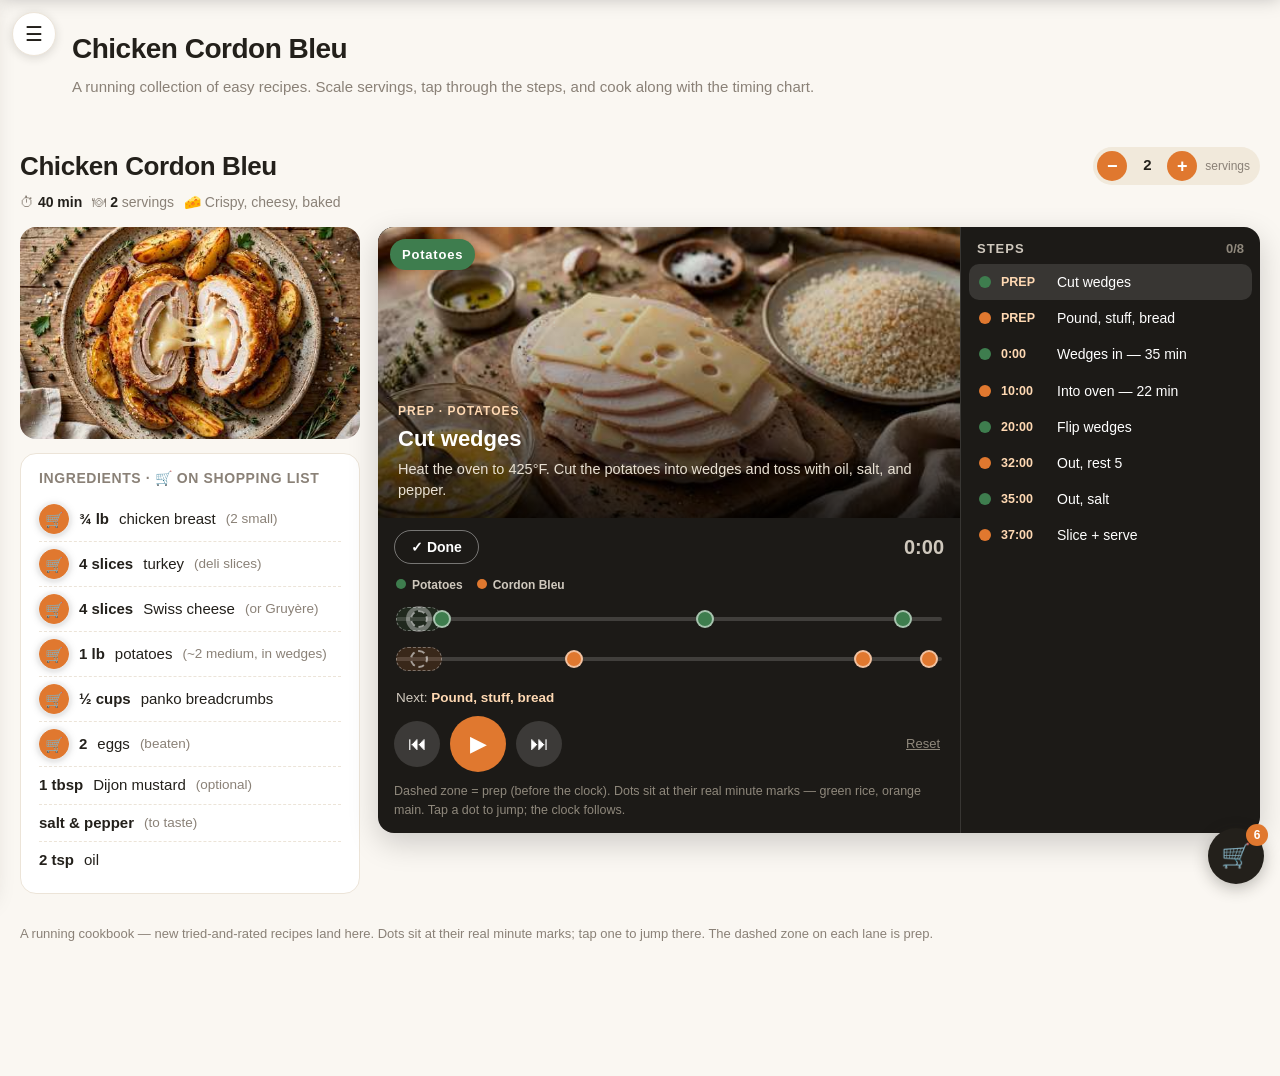
<file: cordon.html>
<!DOCTYPE html>
<html lang="en">
<head>
<meta charset="utf-8">
<link rel="icon" href="data:image/svg+xml,%3Csvg xmlns='http://www.w3.org/2000/svg' viewBox='0 0 100 100'%3E%3Ctext y='.9em' font-size='90'%3E%F0%9F%8D%B2%3C/text%3E%3C/svg%3E">
<meta name="viewport" content="width=device-width, initial-scale=1">
<title>Chicken Cordon Bleu — My Cookbook</title>
<link rel="stylesheet" href="assets/app.css?v=dddcdd41">
</head>
<body id="top">

<button id="drawerBtn" aria-label="Open menu" aria-expanded="false">☰</button>
<div id="scrim"></div>
<aside id="drawer" aria-hidden="true" aria-label="Site navigation">
  <div class="dhead"><span>My Cookbook</span><button id="drawerClose" aria-label="Close menu">×</button></div>
  <a class="dhome" href="index.html">⌂ Home</a>
  <div class="dlabel">Recipes</div>
  <nav class="drecipes">
    <a href="tikka.html">🍗 Chicken Tikka Bowls</a>
    <a href="shrimp.html">🍤 Coconut Shrimp Curry</a>
    <a href="salmon.html">🐟 Lemon Garlic Salmon</a>
    <a href="koobideh.html">🥩 Sheet-Pan Koobideh</a>
    <a href="cordon.html">🧀 Chicken Cordon Bleu</a>
    <a href="thighs.html">🍗 Roast Chicken Thighs</a>
    <a href="croque.html">🥪 Turkey Croque Monsieur</a>
    <a href="coco.html">🍛 Chicken Coconut Curry</a>
    <a href="croute.html">🥟 Rice Paper Salmon en Croûte</a>
  </nav>
</aside>

<div id="cartFab">
  <div id="cartPanel" role="dialog" aria-label="Shopping list" aria-hidden="true">
    <div class="chead"><span>🛒 Shopping list</span><button id="cartClose" aria-label="Close shopping list">×</button></div>
    <ul id="cartItems"></ul>
    <div class="cfoot"><span id="cartTotal"></span><div class="cbtns"><button id="cartCopy">Copy for assistant</button><a id="cartAlbertsons" href="https://www.albertsons.com/assistant/" target="_blank" rel="noopener">Open Albertsons →</a></div></div>
  </div>
  <button id="cartBtn" aria-label="Open shopping list" aria-expanded="false">🛒<span id="cartCount"></span></button>
</div>

<div id="stickybar">
  <img id="sbThumb" alt="">
  <div class="sbname" id="sbName"></div>
  <div class="stepper" id="sbStepper">
    <button id="sbMinus" aria-label="Fewer servings">−</button><span class="sval" id="sbServ"></span><button id="sbPlus" aria-label="More servings">+</button><em>servings</em>
  </div>
</div>

<header>
  <h1>Chicken Cordon Bleu</h1>
  <p>A running collection of easy recipes. Scale servings, tap through the steps, and cook along with the timing chart.</p>
</header>



<main>









<section class="recipe" id="cordon" data-r="cordon">
  <div class="rhead">
    <div><h2>Chicken Cordon Bleu</h2>
      <div class="meta"><span>⏱ <b>40 min</b></span><span>🍽 <b>2</b> servings</span><span>🧀 Crispy, cheesy, baked</span></div></div>
    <div class="stepper" data-r="cordon"><button class="sminus" aria-label="Fewer servings">−</button><span class="sval"></span><button class="splus" aria-label="More servings">+</button><em>servings</em></div>
  </div>
  <div class="rgrid">
    <div class="c-ing"><img class="hero" data-img="cordon_bleu" src="" alt="Chicken cordon bleu with potato wedges">
      <div class="ingredients"><h3>Ingredients · 🛒 on shopping list</h3><ul data-ingr="cordon"></ul></div></div>
    <div class="c-play"><div class="uplayer" data-player="cordon"></div></div>
  </div>
</section>









<!-- data source for the floating cart (#cartFab); the visible shopping UI lives in the mini tab -->
<section id="shopping" hidden>
  <h2>Shopping List</h2>
  <p class="sub">Everything starts on your list — tap <b>Have it</b> for what’s already in your kitchen. Your picks are saved on this device.</p>

  <div class="group">
    <h3>Seafood &amp; Meat</h3>
    <div class="item" data-id="s1" data-rs="shrimp" data-r="shrimp" data-name="Frozen shrimp">
      <div class="row1"><span class="name">Frozen shrimp</span><span class="qty">12 oz</span></div>
      <div class="tip">A 1 lb bag works too — just freeze the extra. Thaw in the fridge the night before.</div>
      <div class="pick"><button class="have">Have it</button><button class="need">Need it</button></div>
    </div>
    <div class="item" data-id="s2" data-rs="salmon,croute" data-r="salmon" data-name="Salmon fillets" data-note="2 fillets">
      <div class="row1"><span class="name">Salmon fillets</span><span class="qty">¾ lb (2 fillets)</span></div>
      <div class="tip">Buy frozen — freeze on arrival, move to the fridge the night before cooking.</div>
      <div class="pick"><button class="have">Have it</button><button class="need">Need it</button></div>
    </div>
    <div class="item" data-id="s3" data-rs="tikka,cordon,coco" data-r="tikka" data-name="Chicken breast" data-note="~4 large">
      <div class="row1"><span class="name">Chicken breast</span><span class="qty">3 lb (~4 large)</span></div>
      <div class="tip">Slice into strips or pound to even thickness so it cooks uniformly under the broiler.</div>
      <div class="pick"><button class="have">Have it</button><button class="need">Need it</button></div>
    </div>
    <div class="item" data-id="s4" data-rs="koobideh" data-r="koobideh" data-name="Ground beef (80/20)">
      <div class="row1"><span class="name">Ground beef</span><span class="qty">¾ lb · 80/20</span></div>
      <div class="tip">Freeze on arrival, move to the fridge the night before cooking.</div>
      <div class="pick"><button class="have">Have it</button><button class="need">Need it</button></div>
    </div>
    <div class="item" data-id="s13" data-rs="thighs" data-r="thighs" data-name="Chicken thighs" data-note="bone-in">
      <div class="row1"><span class="name">Chicken thighs</span><span class="qty">1¼ lb</span></div>
      <div class="pick"><button class="have">Have it</button><button class="need">Need it</button></div>
    </div>
    <div class="item" data-id="s14" data-rs="cordon,croque" data-r="cordon" data-name="Turkey slices" data-note="deli">
      <div class="row1"><span class="name">Turkey slices</span><span class="qty">8 slices</span></div>
      <div class="tip">Cordon bleu + croques — 4 slices each.</div>
      <div class="pick"><button class="have">Have it</button><button class="need">Need it</button></div>
    </div>
  </div>

  <div class="group">
    <h3>Produce</h3>
    <div class="item" data-id="s5" data-rs="shrimp,koobideh,coco" data-r="shrimp" data-name="Yellow onions">
      <div class="row1"><span class="name">Yellow onions</span><span class="qty">× 2</span></div>
      <div class="pick"><button class="have">Have it</button><button class="need">Need it</button></div>
    </div>
    <div class="item" data-id="s6" data-rs="tikka,shrimp,salmon,thighs,coco" data-r="tikka" data-name="Garlic">
      <div class="row1"><span class="name">Garlic</span><span class="qty">1 head</span></div>
      <div class="pick"><button class="have">Have it</button><button class="need">Need it</button></div>
    </div>
    <div class="item" data-id="s7" data-rs="shrimp,coco" data-r="shrimp" data-name="Fresh ginger">
      <div class="row1"><span class="name">Fresh ginger</span><span class="qty">small piece</span></div>
      <div class="tip">Optional — ground ginger from your spice rack works fine.</div>
      <div class="pick"><button class="have">Have it</button><button class="need">Need it</button></div>
    </div>
    <div class="item" data-id="s8" data-rs="tikka,salmon" data-r="salmon" data-name="Lemons">
      <div class="row1"><span class="name">Lemons</span><span class="qty">× 2</span></div>
      <div class="pick"><button class="have">Have it</button><button class="need">Need it</button></div>
    </div>
    <div class="item" data-id="s9" data-rs="koobideh" data-r="koobideh" data-name="Tomato">
      <div class="row1"><span class="name">Tomatoes</span><span class="qty">× 1</span></div>
      <div class="pick"><button class="have">Have it</button><button class="need">Need it</button></div>
    </div>
    <div class="item" data-id="s17" data-rs="cordon,thighs" data-r="cordon" data-name="Potatoes">
      <div class="row1"><span class="name">Potatoes</span><span class="qty">2 lb</span></div>
      <div class="pick"><button class="have">Have it</button><button class="need">Need it</button></div>
    </div>
    <div class="item" data-id="s22" data-rs="croque" data-r="croque" data-name="Salad greens">
      <div class="row1"><span class="name">Salad greens</span><span class="qty">2 handfuls</span></div>
      <div class="pick"><button class="have">Have it</button><button class="need">Need it</button></div>
    </div>
  </div>

    <div class="item" data-id="s26" data-rs="croute" data-r="croute" data-name="Fresh spinach" data-note="one bag">
      <div class="row1"><span class="name">Fresh spinach</span><span class="qty">3 cups</span></div>
      <div class="tip">You'll wilt it down — 90 g / about 3 cups fresh.</div>
      <div class="pick"><button class="have">Have it</button><button class="need">Need it</button></div>
    </div>
    <div class="item" data-id="s27" data-rs="croute" data-r="croute" data-name="Fresh dill" data-note="for the dip">
      <div class="row1"><span class="name">Fresh dill</span><span class="qty">1 bunch</span></div>
      <div class="pick"><button class="have">Have it</button><button class="need">Need it</button></div>
    </div>
  </div>

  <div class="group">
    <h3>Dairy &amp; Pantry</h3>
    <div class="item" data-id="s10" data-rs="shrimp,coco" data-r="shrimp" data-name="Coconut milk" data-note="13.5 oz">
      <div class="row1"><span class="name">Coconut milk</span><span class="qty">1 can · 13.5 oz</span></div>
      <div class="tip">One can per curry — you'll use about half per recipe; the rest keeps 4 days in the fridge.</div>
      <div class="pick"><button class="have">Have it</button><button class="need">Need it</button></div>
    </div>
    <div class="item" data-id="s11" data-rs="shrimp" data-r="shrimp" data-name="Tomato paste">
      <div class="row1"><span class="name">Tomato paste</span><span class="qty">1 small can</span></div>
      <div class="pick"><button class="have">Have it</button><button class="need">Need it</button></div>
    </div>
    <div class="item" data-id="s12" data-rs="tikka,croute" data-r="tikka" data-name="Plain yogurt" data-note="32 oz">
      <div class="row1"><span class="name">Plain yogurt</span><span class="qty">1 large tub · 32 oz</span></div>
      <div class="tip">For the tikka marinade — you'll use about 1⅓ cups. Whole milk yogurt = best char.</div>
      <div class="pick"><button class="have">Have it</button><button class="need">Need it</button></div>
    </div>
    <div class="item" data-id="s15" data-rs="cordon,croque" data-r="cordon" data-name="Gruyère" data-note="sliced or a small block">
      <div class="row1"><span class="name">Gruyère</span><span class="qty">8 oz</span></div>
      <div class="tip">Slices for the cordon bleu, grated for the croques.</div>
      <div class="pick"><button class="have">Have it</button><button class="need">Need it</button></div>
    </div>
    <div class="item" data-id="s16" data-rs="croque" data-r="croque" data-name="Sandwich bread" data-note="pain de mie">
      <div class="row1"><span class="name">Sandwich bread</span><span class="qty">4 slices</span></div>
      <div class="pick"><button class="have">Have it</button><button class="need">Need it</button></div>
    </div>
    <div class="item" data-id="s18" data-rs="cordon" data-r="cordon" data-name="Panko breadcrumbs">
      <div class="row1"><span class="name">Panko breadcrumbs</span><span class="qty">½ cup</span></div>
      <div class="pick"><button class="have">Have it</button><button class="need">Need it</button></div>
    </div>
    <div class="item" data-id="s19" data-rs="cordon,croute" data-r="cordon" data-name="Eggs" data-note="for the breading">
      <div class="row1"><span class="name">Eggs</span><span class="qty">× 2</span></div>
      <div class="pick"><button class="have">Have it</button><button class="need">Need it</button></div>
    </div>
    <div class="item" data-id="s20" data-rs="croque,croute" data-r="croque" data-name="Milk" data-note="for the béchamel">
      <div class="row1"><span class="name">Milk</span><span class="qty">1 cup</span></div>
      <div class="pick"><button class="have">Have it</button><button class="need">Need it</button></div>
    </div>
    <div class="item" data-id="s21" data-rs="croque" data-r="croque" data-name="Flour" data-note="for the béchamel">
      <div class="row1"><span class="name">Flour</span><span class="qty">2 tbsp</span></div>
      <div class="pick"><button class="have">Have it</button><button class="need">Need it</button></div>
    </div>

  </div>

    <div class="item" data-id="s23" data-rs="croute" data-r="croute" data-name="Rice paper sheets" data-note="large squares">
      <div class="row1"><span class="name">Rice paper sheets</span><span class="qty">4 sheets</span></div>
      <div class="pick"><button class="have">Have it</button><button class="need">Need it</button></div>
    </div>
    <div class="item" data-id="s24" data-rs="croute" data-r="croute" data-name="Sesame seeds" data-note="for topping">
      <div class="row1"><span class="name">Sesame seeds</span><span class="qty">1 tsp</span></div>
      <div class="pick"><button class="have">Have it</button><button class="need">Need it</button></div>
    </div>
    <div class="item" data-id="s25" data-rs="croute" data-r="croute" data-name="Ricotta" data-note="small tub">
      <div class="row1"><span class="name">Ricotta</span><span class="qty">¼ cup</span></div>
      <div class="pick"><button class="have">Have it</button><button class="need">Need it</button></div>
    </div>
  </div>

  <div class="onhand"><b>Assumed on hand</b> (you said you’re stocked): rice, oil, butter, salt, pepper, turmeric, cumin, coriander, paprika, curry powder, garam masala.</div>
</section>

</main>

<div class="shopbar">
  <div class="count" id="shopCount"><b>12</b> items to decide on</div>
</div>

<footer>
  <p>A running cookbook — new tried-and-rated recipes land here. Dots sit at their real minute marks; tap one to jump there. The dashed zone on each lane is prep.</p>
</footer>

<script src="assets/img-data/shrimp_curry.js?v=2831e49d"></script><script src="assets/img-data/lemon_salmon.js?v=1fef092f"></script><script src="assets/img-data/chicken_tikka.js?v=e2cde757"></script><script src="assets/img-data/koobideh.js?v=36d46aff"></script><script src="assets/img-data/shrimp_steps.js?v=7c8cbf64"></script><script src="assets/img-data/salmon_steps.js?v=84eab120"></script><script src="assets/img-data/chelow.js?v=56572bb5"></script><script src="assets/img-data/shrimp_prep.js?v=ef02849d"></script><script src="assets/img-data/salmon_prep.js?v=4f97b416"></script><script src="assets/img-data/cordon_bleu.js?v=8f8d62d5"></script><script src="assets/img-data/cordon_prep.js?v=d4398ca4"></script><script src="assets/img-data/cordon_steps.js?v=e9fcfaca"></script><script src="assets/img-data/croque.js?v=08ccd1e4"></script><script src="assets/img-data/croque_prep.js?v=0408b99b"></script><script src="assets/img-data/croque_steps.js?v=b63eda94"></script><script src="assets/img-data/thighs.js?v=9d5856af"></script><script src="assets/img-data/thighs_prep.js?v=643cb428"></script><script src="assets/img-data/thighs_steps.js?v=0c74dc5a"></script><script src="assets/img-data/coco_curry.js?v=a34f7cc5"></script><script src="assets/img-data/coco_prep.js?v=5f711f91"></script><script src="assets/img-data/coco_steps.js?v=d0d67377"></script><script src="assets/img-data/croute.js?v=f75c3ff4"></script><script src="assets/img-data/croute_prep.js?v=9db5631f"></script><script src="assets/img-data/croute_steps.js?v=4d68055e"></script><script src="assets/app.js?v=6ba65be9"></script>
</body>
</html>
</file>
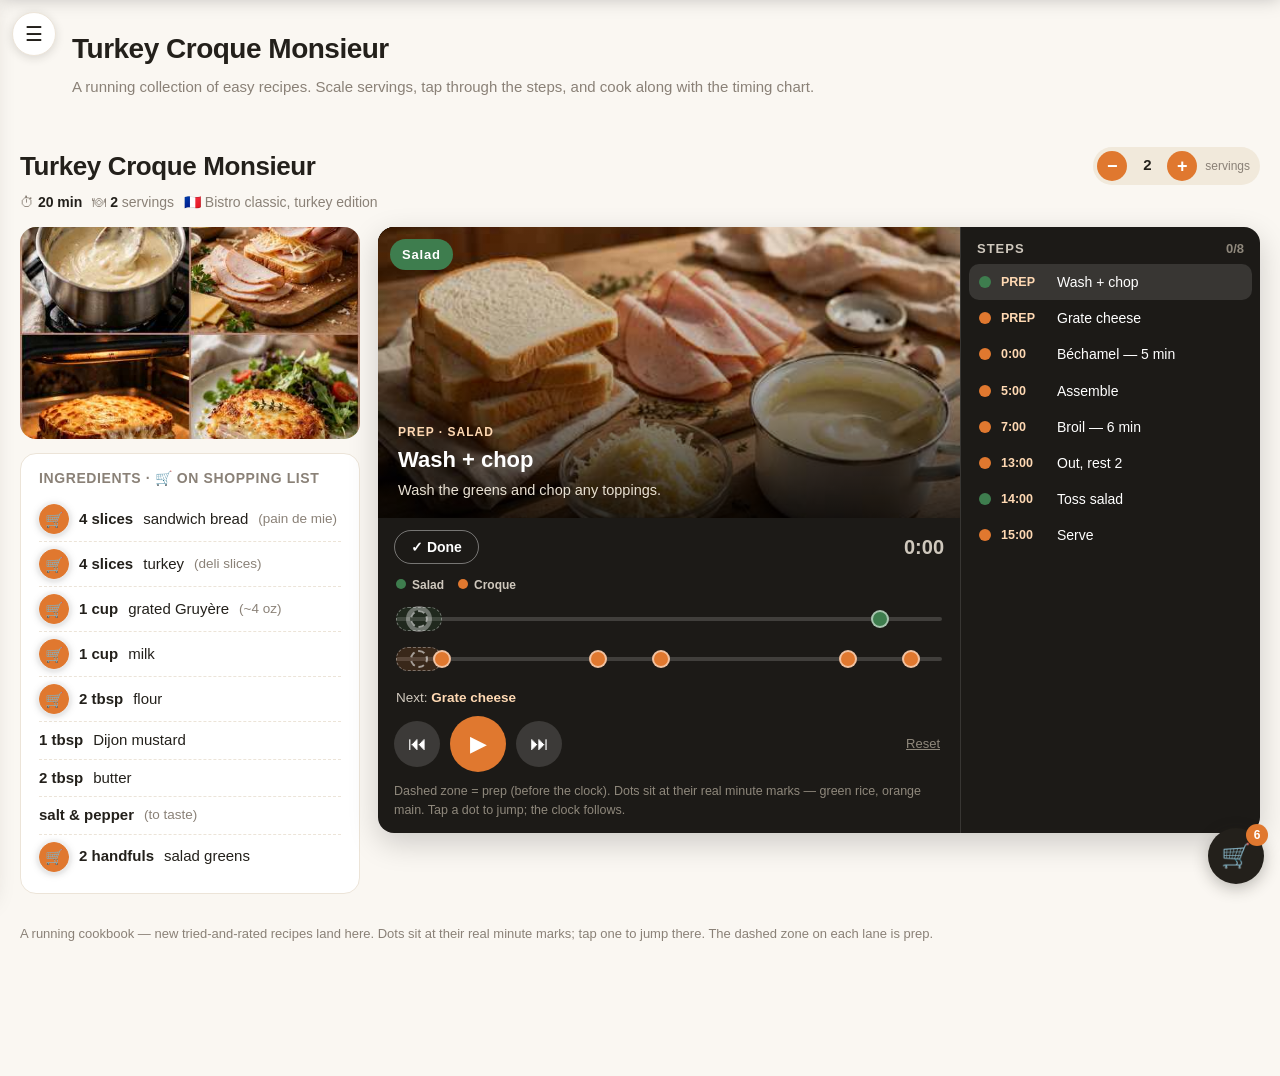
<file: croque.html>
<!DOCTYPE html>
<html lang="en">
<head>
<meta charset="utf-8">
<link rel="icon" href="data:image/svg+xml,%3Csvg xmlns='http://www.w3.org/2000/svg' viewBox='0 0 100 100'%3E%3Ctext y='.9em' font-size='90'%3E%F0%9F%8D%B2%3C/text%3E%3C/svg%3E">
<meta name="viewport" content="width=device-width, initial-scale=1">
<title>Turkey Croque Monsieur — My Cookbook</title>
<link rel="stylesheet" href="assets/app.css?v=dddcdd41">
</head>
<body id="top">

<button id="drawerBtn" aria-label="Open menu" aria-expanded="false">☰</button>
<div id="scrim"></div>
<aside id="drawer" aria-hidden="true" aria-label="Site navigation">
  <div class="dhead"><span>My Cookbook</span><button id="drawerClose" aria-label="Close menu">×</button></div>
  <a class="dhome" href="index.html">⌂ Home</a>
  <div class="dlabel">Recipes</div>
  <nav class="drecipes">
    <a href="tikka.html">🍗 Chicken Tikka Bowls</a>
    <a href="shrimp.html">🍤 Coconut Shrimp Curry</a>
    <a href="salmon.html">🐟 Lemon Garlic Salmon</a>
    <a href="koobideh.html">🥩 Sheet-Pan Koobideh</a>
    <a href="cordon.html">🧀 Chicken Cordon Bleu</a>
    <a href="thighs.html">🍗 Roast Chicken Thighs</a>
    <a href="croque.html">🥪 Turkey Croque Monsieur</a>
    <a href="coco.html">🍛 Chicken Coconut Curry</a>
    <a href="croute.html">🥟 Rice Paper Salmon en Croûte</a>
  </nav>
</aside>

<div id="cartFab">
  <div id="cartPanel" role="dialog" aria-label="Shopping list" aria-hidden="true">
    <div class="chead"><span>🛒 Shopping list</span><button id="cartClose" aria-label="Close shopping list">×</button></div>
    <ul id="cartItems"></ul>
    <div class="cfoot"><span id="cartTotal"></span><div class="cbtns"><button id="cartCopy">Copy for assistant</button><a id="cartAlbertsons" href="https://www.albertsons.com/assistant/" target="_blank" rel="noopener">Open Albertsons →</a></div></div>
  </div>
  <button id="cartBtn" aria-label="Open shopping list" aria-expanded="false">🛒<span id="cartCount"></span></button>
</div>

<div id="stickybar">
  <img id="sbThumb" alt="">
  <div class="sbname" id="sbName"></div>
  <div class="stepper" id="sbStepper">
    <button id="sbMinus" aria-label="Fewer servings">−</button><span class="sval" id="sbServ"></span><button id="sbPlus" aria-label="More servings">+</button><em>servings</em>
  </div>
</div>

<header>
  <h1>Turkey Croque Monsieur</h1>
  <p>A running collection of easy recipes. Scale servings, tap through the steps, and cook along with the timing chart.</p>
</header>



<main>













<section class="recipe" id="croque" data-r="croque">
  <div class="rhead">
    <div><h2>Turkey Croque Monsieur</h2>
      <div class="meta"><span>⏱ <b>20 min</b></span><span>🍽 <b>2</b> servings</span><span>🇫🇷 Bistro classic, turkey edition</span></div></div>
    <div class="stepper" data-r="croque"><button class="sminus" aria-label="Fewer servings">−</button><span class="sval"></span><button class="splus" aria-label="More servings">+</button><em>servings</em></div>
  </div>
  <div class="rgrid">
    <div class="c-ing"><img class="hero" data-img="croque" src="" alt="Turkey croque monsieur with salad">
      <div class="ingredients"><h3>Ingredients · 🛒 on shopping list</h3><ul data-ingr="croque"></ul></div></div>
    <div class="c-play"><div class="uplayer" data-player="croque"></div></div>
  </div>
</section>





<!-- data source for the floating cart (#cartFab); the visible shopping UI lives in the mini tab -->
<section id="shopping" hidden>
  <h2>Shopping List</h2>
  <p class="sub">Everything starts on your list — tap <b>Have it</b> for what’s already in your kitchen. Your picks are saved on this device.</p>

  <div class="group">
    <h3>Seafood &amp; Meat</h3>
    <div class="item" data-id="s1" data-rs="shrimp" data-r="shrimp" data-name="Frozen shrimp">
      <div class="row1"><span class="name">Frozen shrimp</span><span class="qty">12 oz</span></div>
      <div class="tip">A 1 lb bag works too — just freeze the extra. Thaw in the fridge the night before.</div>
      <div class="pick"><button class="have">Have it</button><button class="need">Need it</button></div>
    </div>
    <div class="item" data-id="s2" data-rs="salmon,croute" data-r="salmon" data-name="Salmon fillets" data-note="2 fillets">
      <div class="row1"><span class="name">Salmon fillets</span><span class="qty">¾ lb (2 fillets)</span></div>
      <div class="tip">Buy frozen — freeze on arrival, move to the fridge the night before cooking.</div>
      <div class="pick"><button class="have">Have it</button><button class="need">Need it</button></div>
    </div>
    <div class="item" data-id="s3" data-rs="tikka,cordon,coco" data-r="tikka" data-name="Chicken breast" data-note="~4 large">
      <div class="row1"><span class="name">Chicken breast</span><span class="qty">3 lb (~4 large)</span></div>
      <div class="tip">Slice into strips or pound to even thickness so it cooks uniformly under the broiler.</div>
      <div class="pick"><button class="have">Have it</button><button class="need">Need it</button></div>
    </div>
    <div class="item" data-id="s4" data-rs="koobideh" data-r="koobideh" data-name="Ground beef (80/20)">
      <div class="row1"><span class="name">Ground beef</span><span class="qty">¾ lb · 80/20</span></div>
      <div class="tip">Freeze on arrival, move to the fridge the night before cooking.</div>
      <div class="pick"><button class="have">Have it</button><button class="need">Need it</button></div>
    </div>
    <div class="item" data-id="s13" data-rs="thighs" data-r="thighs" data-name="Chicken thighs" data-note="bone-in">
      <div class="row1"><span class="name">Chicken thighs</span><span class="qty">1¼ lb</span></div>
      <div class="pick"><button class="have">Have it</button><button class="need">Need it</button></div>
    </div>
    <div class="item" data-id="s14" data-rs="cordon,croque" data-r="cordon" data-name="Turkey slices" data-note="deli">
      <div class="row1"><span class="name">Turkey slices</span><span class="qty">8 slices</span></div>
      <div class="tip">Cordon bleu + croques — 4 slices each.</div>
      <div class="pick"><button class="have">Have it</button><button class="need">Need it</button></div>
    </div>
  </div>

  <div class="group">
    <h3>Produce</h3>
    <div class="item" data-id="s5" data-rs="shrimp,koobideh,coco" data-r="shrimp" data-name="Yellow onions">
      <div class="row1"><span class="name">Yellow onions</span><span class="qty">× 2</span></div>
      <div class="pick"><button class="have">Have it</button><button class="need">Need it</button></div>
    </div>
    <div class="item" data-id="s6" data-rs="tikka,shrimp,salmon,thighs,coco" data-r="tikka" data-name="Garlic">
      <div class="row1"><span class="name">Garlic</span><span class="qty">1 head</span></div>
      <div class="pick"><button class="have">Have it</button><button class="need">Need it</button></div>
    </div>
    <div class="item" data-id="s7" data-rs="shrimp,coco" data-r="shrimp" data-name="Fresh ginger">
      <div class="row1"><span class="name">Fresh ginger</span><span class="qty">small piece</span></div>
      <div class="tip">Optional — ground ginger from your spice rack works fine.</div>
      <div class="pick"><button class="have">Have it</button><button class="need">Need it</button></div>
    </div>
    <div class="item" data-id="s8" data-rs="tikka,salmon" data-r="salmon" data-name="Lemons">
      <div class="row1"><span class="name">Lemons</span><span class="qty">× 2</span></div>
      <div class="pick"><button class="have">Have it</button><button class="need">Need it</button></div>
    </div>
    <div class="item" data-id="s9" data-rs="koobideh" data-r="koobideh" data-name="Tomato">
      <div class="row1"><span class="name">Tomatoes</span><span class="qty">× 1</span></div>
      <div class="pick"><button class="have">Have it</button><button class="need">Need it</button></div>
    </div>
    <div class="item" data-id="s17" data-rs="cordon,thighs" data-r="cordon" data-name="Potatoes">
      <div class="row1"><span class="name">Potatoes</span><span class="qty">2 lb</span></div>
      <div class="pick"><button class="have">Have it</button><button class="need">Need it</button></div>
    </div>
    <div class="item" data-id="s22" data-rs="croque" data-r="croque" data-name="Salad greens">
      <div class="row1"><span class="name">Salad greens</span><span class="qty">2 handfuls</span></div>
      <div class="pick"><button class="have">Have it</button><button class="need">Need it</button></div>
    </div>
  </div>

    <div class="item" data-id="s26" data-rs="croute" data-r="croute" data-name="Fresh spinach" data-note="one bag">
      <div class="row1"><span class="name">Fresh spinach</span><span class="qty">3 cups</span></div>
      <div class="tip">You'll wilt it down — 90 g / about 3 cups fresh.</div>
      <div class="pick"><button class="have">Have it</button><button class="need">Need it</button></div>
    </div>
    <div class="item" data-id="s27" data-rs="croute" data-r="croute" data-name="Fresh dill" data-note="for the dip">
      <div class="row1"><span class="name">Fresh dill</span><span class="qty">1 bunch</span></div>
      <div class="pick"><button class="have">Have it</button><button class="need">Need it</button></div>
    </div>
  </div>

  <div class="group">
    <h3>Dairy &amp; Pantry</h3>
    <div class="item" data-id="s10" data-rs="shrimp,coco" data-r="shrimp" data-name="Coconut milk" data-note="13.5 oz">
      <div class="row1"><span class="name">Coconut milk</span><span class="qty">1 can · 13.5 oz</span></div>
      <div class="tip">One can per curry — you'll use about half per recipe; the rest keeps 4 days in the fridge.</div>
      <div class="pick"><button class="have">Have it</button><button class="need">Need it</button></div>
    </div>
    <div class="item" data-id="s11" data-rs="shrimp" data-r="shrimp" data-name="Tomato paste">
      <div class="row1"><span class="name">Tomato paste</span><span class="qty">1 small can</span></div>
      <div class="pick"><button class="have">Have it</button><button class="need">Need it</button></div>
    </div>
    <div class="item" data-id="s12" data-rs="tikka,croute" data-r="tikka" data-name="Plain yogurt" data-note="32 oz">
      <div class="row1"><span class="name">Plain yogurt</span><span class="qty">1 large tub · 32 oz</span></div>
      <div class="tip">For the tikka marinade — you'll use about 1⅓ cups. Whole milk yogurt = best char.</div>
      <div class="pick"><button class="have">Have it</button><button class="need">Need it</button></div>
    </div>
    <div class="item" data-id="s15" data-rs="cordon,croque" data-r="cordon" data-name="Gruyère" data-note="sliced or a small block">
      <div class="row1"><span class="name">Gruyère</span><span class="qty">8 oz</span></div>
      <div class="tip">Slices for the cordon bleu, grated for the croques.</div>
      <div class="pick"><button class="have">Have it</button><button class="need">Need it</button></div>
    </div>
    <div class="item" data-id="s16" data-rs="croque" data-r="croque" data-name="Sandwich bread" data-note="pain de mie">
      <div class="row1"><span class="name">Sandwich bread</span><span class="qty">4 slices</span></div>
      <div class="pick"><button class="have">Have it</button><button class="need">Need it</button></div>
    </div>
    <div class="item" data-id="s18" data-rs="cordon" data-r="cordon" data-name="Panko breadcrumbs">
      <div class="row1"><span class="name">Panko breadcrumbs</span><span class="qty">½ cup</span></div>
      <div class="pick"><button class="have">Have it</button><button class="need">Need it</button></div>
    </div>
    <div class="item" data-id="s19" data-rs="cordon,croute" data-r="cordon" data-name="Eggs" data-note="for the breading">
      <div class="row1"><span class="name">Eggs</span><span class="qty">× 2</span></div>
      <div class="pick"><button class="have">Have it</button><button class="need">Need it</button></div>
    </div>
    <div class="item" data-id="s20" data-rs="croque,croute" data-r="croque" data-name="Milk" data-note="for the béchamel">
      <div class="row1"><span class="name">Milk</span><span class="qty">1 cup</span></div>
      <div class="pick"><button class="have">Have it</button><button class="need">Need it</button></div>
    </div>
    <div class="item" data-id="s21" data-rs="croque" data-r="croque" data-name="Flour" data-note="for the béchamel">
      <div class="row1"><span class="name">Flour</span><span class="qty">2 tbsp</span></div>
      <div class="pick"><button class="have">Have it</button><button class="need">Need it</button></div>
    </div>

  </div>

    <div class="item" data-id="s23" data-rs="croute" data-r="croute" data-name="Rice paper sheets" data-note="large squares">
      <div class="row1"><span class="name">Rice paper sheets</span><span class="qty">4 sheets</span></div>
      <div class="pick"><button class="have">Have it</button><button class="need">Need it</button></div>
    </div>
    <div class="item" data-id="s24" data-rs="croute" data-r="croute" data-name="Sesame seeds" data-note="for topping">
      <div class="row1"><span class="name">Sesame seeds</span><span class="qty">1 tsp</span></div>
      <div class="pick"><button class="have">Have it</button><button class="need">Need it</button></div>
    </div>
    <div class="item" data-id="s25" data-rs="croute" data-r="croute" data-name="Ricotta" data-note="small tub">
      <div class="row1"><span class="name">Ricotta</span><span class="qty">¼ cup</span></div>
      <div class="pick"><button class="have">Have it</button><button class="need">Need it</button></div>
    </div>
  </div>

  <div class="onhand"><b>Assumed on hand</b> (you said you’re stocked): rice, oil, butter, salt, pepper, turmeric, cumin, coriander, paprika, curry powder, garam masala.</div>
</section>

</main>

<div class="shopbar">
  <div class="count" id="shopCount"><b>12</b> items to decide on</div>
</div>

<footer>
  <p>A running cookbook — new tried-and-rated recipes land here. Dots sit at their real minute marks; tap one to jump there. The dashed zone on each lane is prep.</p>
</footer>

<script src="assets/img-data/shrimp_curry.js?v=2831e49d"></script><script src="assets/img-data/lemon_salmon.js?v=1fef092f"></script><script src="assets/img-data/chicken_tikka.js?v=e2cde757"></script><script src="assets/img-data/koobideh.js?v=36d46aff"></script><script src="assets/img-data/shrimp_steps.js?v=7c8cbf64"></script><script src="assets/img-data/salmon_steps.js?v=84eab120"></script><script src="assets/img-data/chelow.js?v=56572bb5"></script><script src="assets/img-data/shrimp_prep.js?v=ef02849d"></script><script src="assets/img-data/salmon_prep.js?v=4f97b416"></script><script src="assets/img-data/cordon_bleu.js?v=8f8d62d5"></script><script src="assets/img-data/cordon_prep.js?v=d4398ca4"></script><script src="assets/img-data/cordon_steps.js?v=e9fcfaca"></script><script src="assets/img-data/croque.js?v=08ccd1e4"></script><script src="assets/img-data/croque_prep.js?v=0408b99b"></script><script src="assets/img-data/croque_steps.js?v=b63eda94"></script><script src="assets/img-data/thighs.js?v=9d5856af"></script><script src="assets/img-data/thighs_prep.js?v=643cb428"></script><script src="assets/img-data/thighs_steps.js?v=0c74dc5a"></script><script src="assets/img-data/coco_curry.js?v=a34f7cc5"></script><script src="assets/img-data/coco_prep.js?v=5f711f91"></script><script src="assets/img-data/coco_steps.js?v=d0d67377"></script><script src="assets/img-data/croute.js?v=f75c3ff4"></script><script src="assets/img-data/croute_prep.js?v=9db5631f"></script><script src="assets/img-data/croute_steps.js?v=4d68055e"></script><script src="assets/app.js?v=6ba65be9"></script>
</body>
</html>
</file>
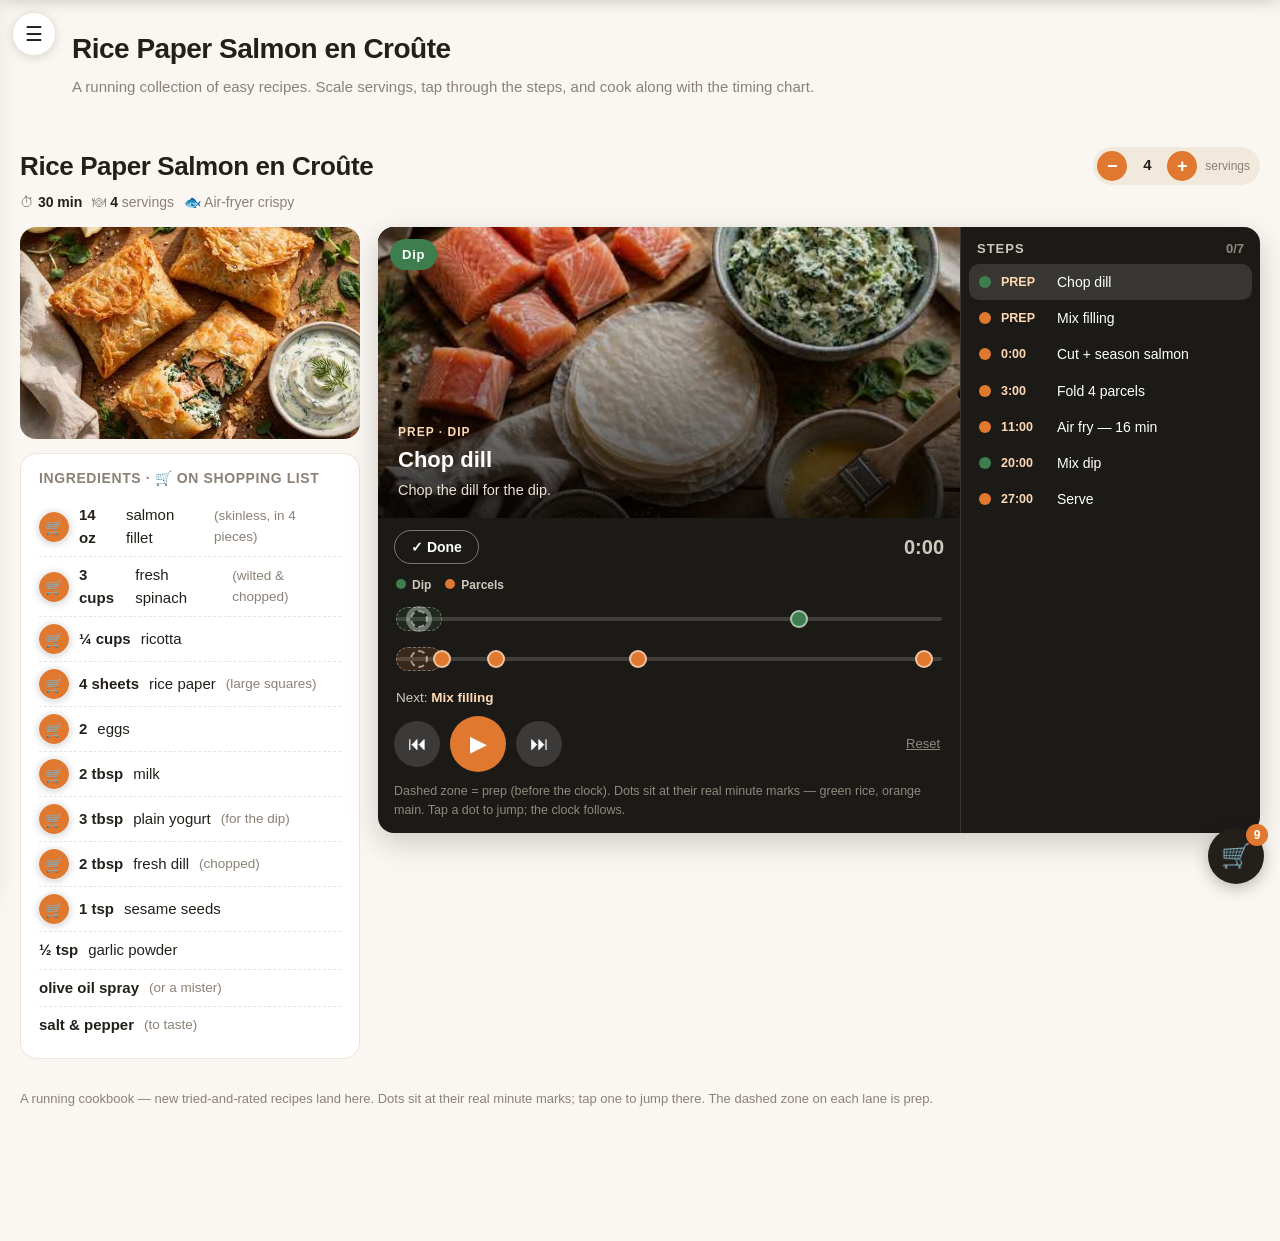
<file: croute.html>
<!DOCTYPE html>
<html lang="en">
<head>
<meta charset="utf-8">
<link rel="icon" href="data:image/svg+xml,%3Csvg xmlns='http://www.w3.org/2000/svg' viewBox='0 0 100 100'%3E%3Ctext y='.9em' font-size='90'%3E%F0%9F%8D%B2%3C/text%3E%3C/svg%3E">
<meta name="viewport" content="width=device-width, initial-scale=1">
<title>Rice Paper Salmon en Croûte — My Cookbook</title>
<link rel="stylesheet" href="assets/app.css?v=dddcdd41">
</head>
<body id="top">

<button id="drawerBtn" aria-label="Open menu" aria-expanded="false">☰</button>
<div id="scrim"></div>
<aside id="drawer" aria-hidden="true" aria-label="Site navigation">
  <div class="dhead"><span>My Cookbook</span><button id="drawerClose" aria-label="Close menu">×</button></div>
  <a class="dhome" href="index.html">⌂ Home</a>
  <div class="dlabel">Recipes</div>
  <nav class="drecipes">
    <a href="tikka.html">🍗 Chicken Tikka Bowls</a>
    <a href="shrimp.html">🍤 Coconut Shrimp Curry</a>
    <a href="salmon.html">🐟 Lemon Garlic Salmon</a>
    <a href="koobideh.html">🥩 Sheet-Pan Koobideh</a>
    <a href="cordon.html">🧀 Chicken Cordon Bleu</a>
    <a href="thighs.html">🍗 Roast Chicken Thighs</a>
    <a href="croque.html">🥪 Turkey Croque Monsieur</a>
    <a href="coco.html">🍛 Chicken Coconut Curry</a>
    <a href="croute.html">🥟 Rice Paper Salmon en Croûte</a>
  </nav>
</aside>

<div id="cartFab">
  <div id="cartPanel" role="dialog" aria-label="Shopping list" aria-hidden="true">
    <div class="chead"><span>🛒 Shopping list</span><button id="cartClose" aria-label="Close shopping list">×</button></div>
    <ul id="cartItems"></ul>
    <div class="cfoot"><span id="cartTotal"></span><div class="cbtns"><button id="cartCopy">Copy for assistant</button><a id="cartAlbertsons" href="https://www.albertsons.com/assistant/" target="_blank" rel="noopener">Open Albertsons →</a></div></div>
  </div>
  <button id="cartBtn" aria-label="Open shopping list" aria-expanded="false">🛒<span id="cartCount"></span></button>
</div>

<div id="stickybar">
  <img id="sbThumb" alt="">
  <div class="sbname" id="sbName"></div>
  <div class="stepper" id="sbStepper">
    <button id="sbMinus" aria-label="Fewer servings">−</button><span class="sval" id="sbServ"></span><button id="sbPlus" aria-label="More servings">+</button><em>servings</em>
  </div>
</div>

<header>
  <h1>Rice Paper Salmon en Croûte</h1>
  <p>A running collection of easy recipes. Scale servings, tap through the steps, and cook along with the timing chart.</p>
</header>



<main>

















<section class="recipe" id="croute" data-r="croute">
  <div class="rhead">
    <div><h2>Rice Paper Salmon en Croûte</h2>
      <div class="meta"><span>⏱ <b>30 min</b></span><span>🍽 <b>4</b> servings</span><span>🐟 Air-fryer crispy</span></div></div>
    <div class="stepper" data-r="croute"><button class="sminus" aria-label="Fewer servings">−</button><span class="sval"></span><button class="splus" aria-label="More servings">+</button><em>servings</em></div>
  </div>
  <div class="rgrid">
    <div class="c-ing"><img class="hero" data-img="croute" src="" alt="Rice paper salmon parcels with dill dip">
      <div class="ingredients"><h3>Ingredients · 🛒 on shopping list</h3><ul data-ingr="croute"></ul></div></div>
    <div class="c-play"><div class="uplayer" data-player="croute"></div></div>
  </div>
</section>

<!-- data source for the floating cart (#cartFab); the visible shopping UI lives in the mini tab -->
<section id="shopping" hidden>
  <h2>Shopping List</h2>
  <p class="sub">Everything starts on your list — tap <b>Have it</b> for what’s already in your kitchen. Your picks are saved on this device.</p>

  <div class="group">
    <h3>Seafood &amp; Meat</h3>
    <div class="item" data-id="s1" data-rs="shrimp" data-r="shrimp" data-name="Frozen shrimp">
      <div class="row1"><span class="name">Frozen shrimp</span><span class="qty">12 oz</span></div>
      <div class="tip">A 1 lb bag works too — just freeze the extra. Thaw in the fridge the night before.</div>
      <div class="pick"><button class="have">Have it</button><button class="need">Need it</button></div>
    </div>
    <div class="item" data-id="s2" data-rs="salmon,croute" data-r="salmon" data-name="Salmon fillets" data-note="2 fillets">
      <div class="row1"><span class="name">Salmon fillets</span><span class="qty">¾ lb (2 fillets)</span></div>
      <div class="tip">Buy frozen — freeze on arrival, move to the fridge the night before cooking.</div>
      <div class="pick"><button class="have">Have it</button><button class="need">Need it</button></div>
    </div>
    <div class="item" data-id="s3" data-rs="tikka,cordon,coco" data-r="tikka" data-name="Chicken breast" data-note="~4 large">
      <div class="row1"><span class="name">Chicken breast</span><span class="qty">3 lb (~4 large)</span></div>
      <div class="tip">Slice into strips or pound to even thickness so it cooks uniformly under the broiler.</div>
      <div class="pick"><button class="have">Have it</button><button class="need">Need it</button></div>
    </div>
    <div class="item" data-id="s4" data-rs="koobideh" data-r="koobideh" data-name="Ground beef (80/20)">
      <div class="row1"><span class="name">Ground beef</span><span class="qty">¾ lb · 80/20</span></div>
      <div class="tip">Freeze on arrival, move to the fridge the night before cooking.</div>
      <div class="pick"><button class="have">Have it</button><button class="need">Need it</button></div>
    </div>
    <div class="item" data-id="s13" data-rs="thighs" data-r="thighs" data-name="Chicken thighs" data-note="bone-in">
      <div class="row1"><span class="name">Chicken thighs</span><span class="qty">1¼ lb</span></div>
      <div class="pick"><button class="have">Have it</button><button class="need">Need it</button></div>
    </div>
    <div class="item" data-id="s14" data-rs="cordon,croque" data-r="cordon" data-name="Turkey slices" data-note="deli">
      <div class="row1"><span class="name">Turkey slices</span><span class="qty">8 slices</span></div>
      <div class="tip">Cordon bleu + croques — 4 slices each.</div>
      <div class="pick"><button class="have">Have it</button><button class="need">Need it</button></div>
    </div>
  </div>

  <div class="group">
    <h3>Produce</h3>
    <div class="item" data-id="s5" data-rs="shrimp,koobideh,coco" data-r="shrimp" data-name="Yellow onions">
      <div class="row1"><span class="name">Yellow onions</span><span class="qty">× 2</span></div>
      <div class="pick"><button class="have">Have it</button><button class="need">Need it</button></div>
    </div>
    <div class="item" data-id="s6" data-rs="tikka,shrimp,salmon,thighs,coco" data-r="tikka" data-name="Garlic">
      <div class="row1"><span class="name">Garlic</span><span class="qty">1 head</span></div>
      <div class="pick"><button class="have">Have it</button><button class="need">Need it</button></div>
    </div>
    <div class="item" data-id="s7" data-rs="shrimp,coco" data-r="shrimp" data-name="Fresh ginger">
      <div class="row1"><span class="name">Fresh ginger</span><span class="qty">small piece</span></div>
      <div class="tip">Optional — ground ginger from your spice rack works fine.</div>
      <div class="pick"><button class="have">Have it</button><button class="need">Need it</button></div>
    </div>
    <div class="item" data-id="s8" data-rs="tikka,salmon" data-r="salmon" data-name="Lemons">
      <div class="row1"><span class="name">Lemons</span><span class="qty">× 2</span></div>
      <div class="pick"><button class="have">Have it</button><button class="need">Need it</button></div>
    </div>
    <div class="item" data-id="s9" data-rs="koobideh" data-r="koobideh" data-name="Tomato">
      <div class="row1"><span class="name">Tomatoes</span><span class="qty">× 1</span></div>
      <div class="pick"><button class="have">Have it</button><button class="need">Need it</button></div>
    </div>
    <div class="item" data-id="s17" data-rs="cordon,thighs" data-r="cordon" data-name="Potatoes">
      <div class="row1"><span class="name">Potatoes</span><span class="qty">2 lb</span></div>
      <div class="pick"><button class="have">Have it</button><button class="need">Need it</button></div>
    </div>
    <div class="item" data-id="s22" data-rs="croque" data-r="croque" data-name="Salad greens">
      <div class="row1"><span class="name">Salad greens</span><span class="qty">2 handfuls</span></div>
      <div class="pick"><button class="have">Have it</button><button class="need">Need it</button></div>
    </div>
  </div>

    <div class="item" data-id="s26" data-rs="croute" data-r="croute" data-name="Fresh spinach" data-note="one bag">
      <div class="row1"><span class="name">Fresh spinach</span><span class="qty">3 cups</span></div>
      <div class="tip">You'll wilt it down — 90 g / about 3 cups fresh.</div>
      <div class="pick"><button class="have">Have it</button><button class="need">Need it</button></div>
    </div>
    <div class="item" data-id="s27" data-rs="croute" data-r="croute" data-name="Fresh dill" data-note="for the dip">
      <div class="row1"><span class="name">Fresh dill</span><span class="qty">1 bunch</span></div>
      <div class="pick"><button class="have">Have it</button><button class="need">Need it</button></div>
    </div>
  </div>

  <div class="group">
    <h3>Dairy &amp; Pantry</h3>
    <div class="item" data-id="s10" data-rs="shrimp,coco" data-r="shrimp" data-name="Coconut milk" data-note="13.5 oz">
      <div class="row1"><span class="name">Coconut milk</span><span class="qty">1 can · 13.5 oz</span></div>
      <div class="tip">One can per curry — you'll use about half per recipe; the rest keeps 4 days in the fridge.</div>
      <div class="pick"><button class="have">Have it</button><button class="need">Need it</button></div>
    </div>
    <div class="item" data-id="s11" data-rs="shrimp" data-r="shrimp" data-name="Tomato paste">
      <div class="row1"><span class="name">Tomato paste</span><span class="qty">1 small can</span></div>
      <div class="pick"><button class="have">Have it</button><button class="need">Need it</button></div>
    </div>
    <div class="item" data-id="s12" data-rs="tikka,croute" data-r="tikka" data-name="Plain yogurt" data-note="32 oz">
      <div class="row1"><span class="name">Plain yogurt</span><span class="qty">1 large tub · 32 oz</span></div>
      <div class="tip">For the tikka marinade — you'll use about 1⅓ cups. Whole milk yogurt = best char.</div>
      <div class="pick"><button class="have">Have it</button><button class="need">Need it</button></div>
    </div>
    <div class="item" data-id="s15" data-rs="cordon,croque" data-r="cordon" data-name="Gruyère" data-note="sliced or a small block">
      <div class="row1"><span class="name">Gruyère</span><span class="qty">8 oz</span></div>
      <div class="tip">Slices for the cordon bleu, grated for the croques.</div>
      <div class="pick"><button class="have">Have it</button><button class="need">Need it</button></div>
    </div>
    <div class="item" data-id="s16" data-rs="croque" data-r="croque" data-name="Sandwich bread" data-note="pain de mie">
      <div class="row1"><span class="name">Sandwich bread</span><span class="qty">4 slices</span></div>
      <div class="pick"><button class="have">Have it</button><button class="need">Need it</button></div>
    </div>
    <div class="item" data-id="s18" data-rs="cordon" data-r="cordon" data-name="Panko breadcrumbs">
      <div class="row1"><span class="name">Panko breadcrumbs</span><span class="qty">½ cup</span></div>
      <div class="pick"><button class="have">Have it</button><button class="need">Need it</button></div>
    </div>
    <div class="item" data-id="s19" data-rs="cordon,croute" data-r="cordon" data-name="Eggs" data-note="for the breading">
      <div class="row1"><span class="name">Eggs</span><span class="qty">× 2</span></div>
      <div class="pick"><button class="have">Have it</button><button class="need">Need it</button></div>
    </div>
    <div class="item" data-id="s20" data-rs="croque,croute" data-r="croque" data-name="Milk" data-note="for the béchamel">
      <div class="row1"><span class="name">Milk</span><span class="qty">1 cup</span></div>
      <div class="pick"><button class="have">Have it</button><button class="need">Need it</button></div>
    </div>
    <div class="item" data-id="s21" data-rs="croque" data-r="croque" data-name="Flour" data-note="for the béchamel">
      <div class="row1"><span class="name">Flour</span><span class="qty">2 tbsp</span></div>
      <div class="pick"><button class="have">Have it</button><button class="need">Need it</button></div>
    </div>

  </div>

    <div class="item" data-id="s23" data-rs="croute" data-r="croute" data-name="Rice paper sheets" data-note="large squares">
      <div class="row1"><span class="name">Rice paper sheets</span><span class="qty">4 sheets</span></div>
      <div class="pick"><button class="have">Have it</button><button class="need">Need it</button></div>
    </div>
    <div class="item" data-id="s24" data-rs="croute" data-r="croute" data-name="Sesame seeds" data-note="for topping">
      <div class="row1"><span class="name">Sesame seeds</span><span class="qty">1 tsp</span></div>
      <div class="pick"><button class="have">Have it</button><button class="need">Need it</button></div>
    </div>
    <div class="item" data-id="s25" data-rs="croute" data-r="croute" data-name="Ricotta" data-note="small tub">
      <div class="row1"><span class="name">Ricotta</span><span class="qty">¼ cup</span></div>
      <div class="pick"><button class="have">Have it</button><button class="need">Need it</button></div>
    </div>
  </div>

  <div class="onhand"><b>Assumed on hand</b> (you said you’re stocked): rice, oil, butter, salt, pepper, turmeric, cumin, coriander, paprika, curry powder, garam masala.</div>
</section>

</main>

<div class="shopbar">
  <div class="count" id="shopCount"><b>12</b> items to decide on</div>
</div>

<footer>
  <p>A running cookbook — new tried-and-rated recipes land here. Dots sit at their real minute marks; tap one to jump there. The dashed zone on each lane is prep.</p>
</footer>

<script src="assets/img-data/shrimp_curry.js?v=2831e49d"></script><script src="assets/img-data/lemon_salmon.js?v=1fef092f"></script><script src="assets/img-data/chicken_tikka.js?v=e2cde757"></script><script src="assets/img-data/koobideh.js?v=36d46aff"></script><script src="assets/img-data/shrimp_steps.js?v=7c8cbf64"></script><script src="assets/img-data/salmon_steps.js?v=84eab120"></script><script src="assets/img-data/chelow.js?v=56572bb5"></script><script src="assets/img-data/shrimp_prep.js?v=ef02849d"></script><script src="assets/img-data/salmon_prep.js?v=4f97b416"></script><script src="assets/img-data/cordon_bleu.js?v=8f8d62d5"></script><script src="assets/img-data/cordon_prep.js?v=d4398ca4"></script><script src="assets/img-data/cordon_steps.js?v=e9fcfaca"></script><script src="assets/img-data/croque.js?v=08ccd1e4"></script><script src="assets/img-data/croque_prep.js?v=0408b99b"></script><script src="assets/img-data/croque_steps.js?v=b63eda94"></script><script src="assets/img-data/thighs.js?v=9d5856af"></script><script src="assets/img-data/thighs_prep.js?v=643cb428"></script><script src="assets/img-data/thighs_steps.js?v=0c74dc5a"></script><script src="assets/img-data/coco_curry.js?v=a34f7cc5"></script><script src="assets/img-data/coco_prep.js?v=5f711f91"></script><script src="assets/img-data/coco_steps.js?v=d0d67377"></script><script src="assets/img-data/croute.js?v=f75c3ff4"></script><script src="assets/img-data/croute_prep.js?v=9db5631f"></script><script src="assets/img-data/croute_steps.js?v=4d68055e"></script><script src="assets/app.js?v=6ba65be9"></script>
</body>
</html>
</file>
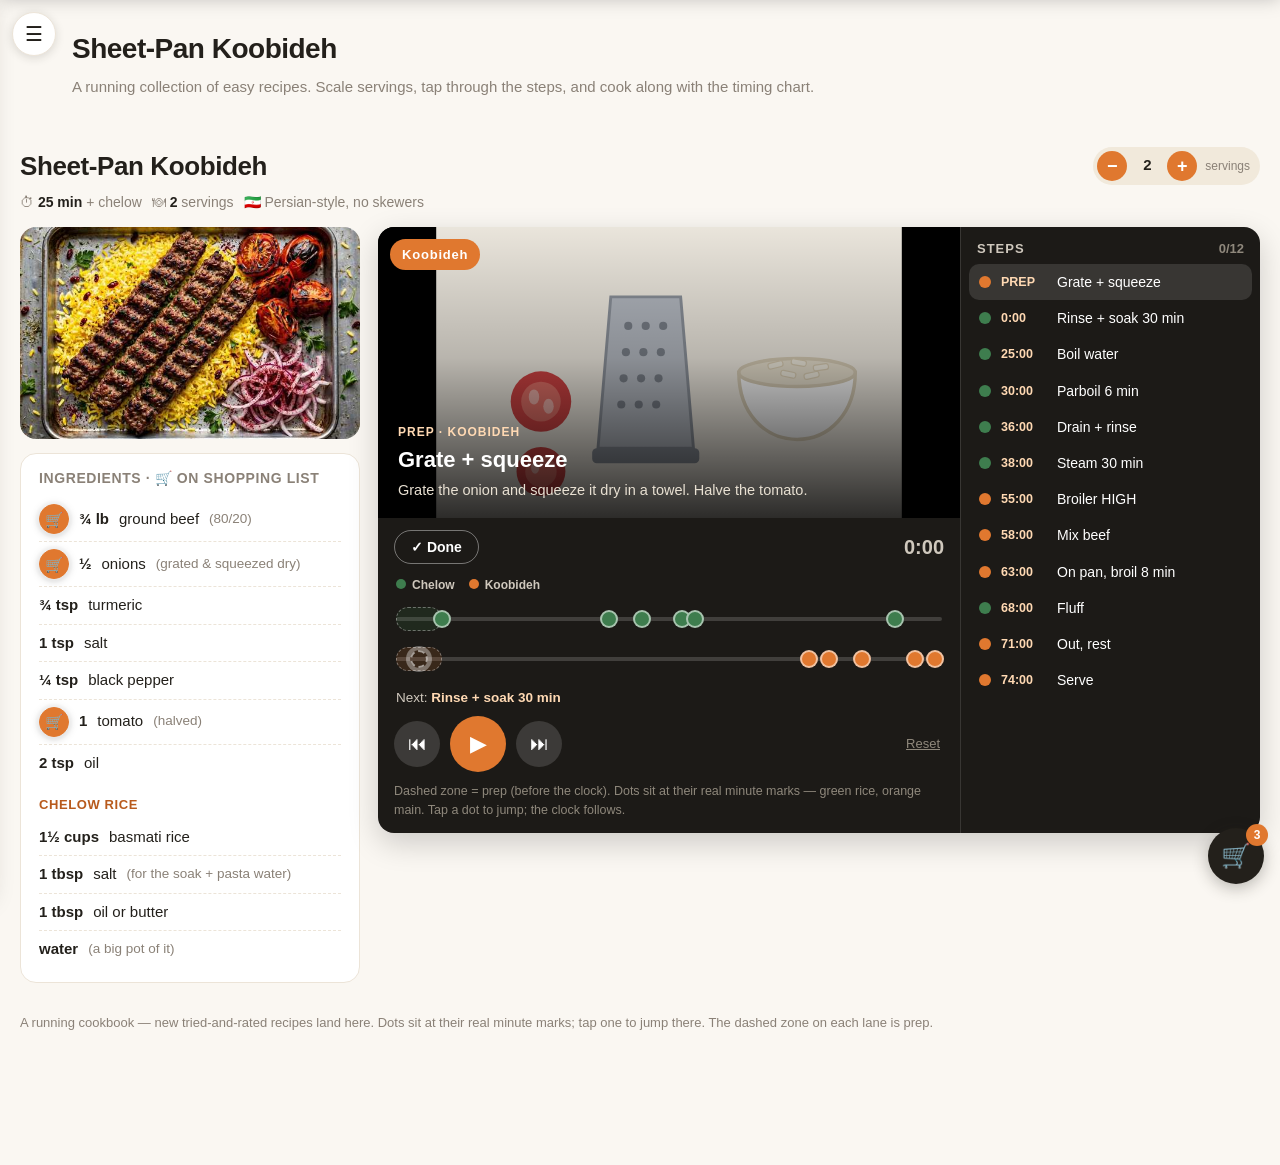
<file: koobideh.html>
<!DOCTYPE html>
<html lang="en">
<head>
<meta charset="utf-8">
<link rel="icon" href="data:image/svg+xml,%3Csvg xmlns='http://www.w3.org/2000/svg' viewBox='0 0 100 100'%3E%3Ctext y='.9em' font-size='90'%3E%F0%9F%8D%B2%3C/text%3E%3C/svg%3E">
<meta name="viewport" content="width=device-width, initial-scale=1">
<title>Sheet-Pan Koobideh — My Cookbook</title>
<link rel="stylesheet" href="assets/app.css?v=dddcdd41">
</head>
<body id="top">

<button id="drawerBtn" aria-label="Open menu" aria-expanded="false">☰</button>
<div id="scrim"></div>
<aside id="drawer" aria-hidden="true" aria-label="Site navigation">
  <div class="dhead"><span>My Cookbook</span><button id="drawerClose" aria-label="Close menu">×</button></div>
  <a class="dhome" href="index.html">⌂ Home</a>
  <div class="dlabel">Recipes</div>
  <nav class="drecipes">
    <a href="tikka.html">🍗 Chicken Tikka Bowls</a>
    <a href="shrimp.html">🍤 Coconut Shrimp Curry</a>
    <a href="salmon.html">🐟 Lemon Garlic Salmon</a>
    <a href="koobideh.html">🥩 Sheet-Pan Koobideh</a>
    <a href="cordon.html">🧀 Chicken Cordon Bleu</a>
    <a href="thighs.html">🍗 Roast Chicken Thighs</a>
    <a href="croque.html">🥪 Turkey Croque Monsieur</a>
    <a href="coco.html">🍛 Chicken Coconut Curry</a>
    <a href="croute.html">🥟 Rice Paper Salmon en Croûte</a>
  </nav>
</aside>

<div id="cartFab">
  <div id="cartPanel" role="dialog" aria-label="Shopping list" aria-hidden="true">
    <div class="chead"><span>🛒 Shopping list</span><button id="cartClose" aria-label="Close shopping list">×</button></div>
    <ul id="cartItems"></ul>
    <div class="cfoot"><span id="cartTotal"></span><div class="cbtns"><button id="cartCopy">Copy for assistant</button><a id="cartAlbertsons" href="https://www.albertsons.com/assistant/" target="_blank" rel="noopener">Open Albertsons →</a></div></div>
  </div>
  <button id="cartBtn" aria-label="Open shopping list" aria-expanded="false">🛒<span id="cartCount"></span></button>
</div>

<div id="stickybar">
  <img id="sbThumb" alt="">
  <div class="sbname" id="sbName"></div>
  <div class="stepper" id="sbStepper">
    <button id="sbMinus" aria-label="Fewer servings">−</button><span class="sval" id="sbServ"></span><button id="sbPlus" aria-label="More servings">+</button><em>servings</em>
  </div>
</div>

<header>
  <h1>Sheet-Pan Koobideh</h1>
  <p>A running collection of easy recipes. Scale servings, tap through the steps, and cook along with the timing chart.</p>
</header>



<main>







<section class="recipe" id="koobideh" data-r="koobideh">
  <div class="rhead">
    <div><h2>Sheet-Pan Koobideh</h2>
      <div class="meta"><span>⏱ <b>25 min</b> + chelow</span><span>🍽 <b>2</b> servings</span><span>🇮🇷 Persian-style, no skewers</span></div></div>
    <div class="stepper" data-r="koobideh"><button class="sminus" aria-label="Fewer servings">−</button><span class="sval"></span><button class="splus" aria-label="More servings">+</button><em>servings</em></div>
  </div>
  <div class="rgrid">
    <div class="c-ing"><img class="hero" data-img="koobideh" src="" alt="Sheet-pan koobideh kebab">
      <div class="ingredients"><h3>Ingredients · 🛒 on shopping list</h3><ul data-ingr="koobideh"></ul><h4>Chelow rice</h4><ul data-ingr="chelow"></ul></div></div>
    <div class="c-play"><div class="uplayer" data-player="koobideh"></div></div>
  </div>
</section>











<!-- data source for the floating cart (#cartFab); the visible shopping UI lives in the mini tab -->
<section id="shopping" hidden>
  <h2>Shopping List</h2>
  <p class="sub">Everything starts on your list — tap <b>Have it</b> for what’s already in your kitchen. Your picks are saved on this device.</p>

  <div class="group">
    <h3>Seafood &amp; Meat</h3>
    <div class="item" data-id="s1" data-rs="shrimp" data-r="shrimp" data-name="Frozen shrimp">
      <div class="row1"><span class="name">Frozen shrimp</span><span class="qty">12 oz</span></div>
      <div class="tip">A 1 lb bag works too — just freeze the extra. Thaw in the fridge the night before.</div>
      <div class="pick"><button class="have">Have it</button><button class="need">Need it</button></div>
    </div>
    <div class="item" data-id="s2" data-rs="salmon,croute" data-r="salmon" data-name="Salmon fillets" data-note="2 fillets">
      <div class="row1"><span class="name">Salmon fillets</span><span class="qty">¾ lb (2 fillets)</span></div>
      <div class="tip">Buy frozen — freeze on arrival, move to the fridge the night before cooking.</div>
      <div class="pick"><button class="have">Have it</button><button class="need">Need it</button></div>
    </div>
    <div class="item" data-id="s3" data-rs="tikka,cordon,coco" data-r="tikka" data-name="Chicken breast" data-note="~4 large">
      <div class="row1"><span class="name">Chicken breast</span><span class="qty">3 lb (~4 large)</span></div>
      <div class="tip">Slice into strips or pound to even thickness so it cooks uniformly under the broiler.</div>
      <div class="pick"><button class="have">Have it</button><button class="need">Need it</button></div>
    </div>
    <div class="item" data-id="s4" data-rs="koobideh" data-r="koobideh" data-name="Ground beef (80/20)">
      <div class="row1"><span class="name">Ground beef</span><span class="qty">¾ lb · 80/20</span></div>
      <div class="tip">Freeze on arrival, move to the fridge the night before cooking.</div>
      <div class="pick"><button class="have">Have it</button><button class="need">Need it</button></div>
    </div>
    <div class="item" data-id="s13" data-rs="thighs" data-r="thighs" data-name="Chicken thighs" data-note="bone-in">
      <div class="row1"><span class="name">Chicken thighs</span><span class="qty">1¼ lb</span></div>
      <div class="pick"><button class="have">Have it</button><button class="need">Need it</button></div>
    </div>
    <div class="item" data-id="s14" data-rs="cordon,croque" data-r="cordon" data-name="Turkey slices" data-note="deli">
      <div class="row1"><span class="name">Turkey slices</span><span class="qty">8 slices</span></div>
      <div class="tip">Cordon bleu + croques — 4 slices each.</div>
      <div class="pick"><button class="have">Have it</button><button class="need">Need it</button></div>
    </div>
  </div>

  <div class="group">
    <h3>Produce</h3>
    <div class="item" data-id="s5" data-rs="shrimp,koobideh,coco" data-r="shrimp" data-name="Yellow onions">
      <div class="row1"><span class="name">Yellow onions</span><span class="qty">× 2</span></div>
      <div class="pick"><button class="have">Have it</button><button class="need">Need it</button></div>
    </div>
    <div class="item" data-id="s6" data-rs="tikka,shrimp,salmon,thighs,coco" data-r="tikka" data-name="Garlic">
      <div class="row1"><span class="name">Garlic</span><span class="qty">1 head</span></div>
      <div class="pick"><button class="have">Have it</button><button class="need">Need it</button></div>
    </div>
    <div class="item" data-id="s7" data-rs="shrimp,coco" data-r="shrimp" data-name="Fresh ginger">
      <div class="row1"><span class="name">Fresh ginger</span><span class="qty">small piece</span></div>
      <div class="tip">Optional — ground ginger from your spice rack works fine.</div>
      <div class="pick"><button class="have">Have it</button><button class="need">Need it</button></div>
    </div>
    <div class="item" data-id="s8" data-rs="tikka,salmon" data-r="salmon" data-name="Lemons">
      <div class="row1"><span class="name">Lemons</span><span class="qty">× 2</span></div>
      <div class="pick"><button class="have">Have it</button><button class="need">Need it</button></div>
    </div>
    <div class="item" data-id="s9" data-rs="koobideh" data-r="koobideh" data-name="Tomato">
      <div class="row1"><span class="name">Tomatoes</span><span class="qty">× 1</span></div>
      <div class="pick"><button class="have">Have it</button><button class="need">Need it</button></div>
    </div>
    <div class="item" data-id="s17" data-rs="cordon,thighs" data-r="cordon" data-name="Potatoes">
      <div class="row1"><span class="name">Potatoes</span><span class="qty">2 lb</span></div>
      <div class="pick"><button class="have">Have it</button><button class="need">Need it</button></div>
    </div>
    <div class="item" data-id="s22" data-rs="croque" data-r="croque" data-name="Salad greens">
      <div class="row1"><span class="name">Salad greens</span><span class="qty">2 handfuls</span></div>
      <div class="pick"><button class="have">Have it</button><button class="need">Need it</button></div>
    </div>
  </div>

    <div class="item" data-id="s26" data-rs="croute" data-r="croute" data-name="Fresh spinach" data-note="one bag">
      <div class="row1"><span class="name">Fresh spinach</span><span class="qty">3 cups</span></div>
      <div class="tip">You'll wilt it down — 90 g / about 3 cups fresh.</div>
      <div class="pick"><button class="have">Have it</button><button class="need">Need it</button></div>
    </div>
    <div class="item" data-id="s27" data-rs="croute" data-r="croute" data-name="Fresh dill" data-note="for the dip">
      <div class="row1"><span class="name">Fresh dill</span><span class="qty">1 bunch</span></div>
      <div class="pick"><button class="have">Have it</button><button class="need">Need it</button></div>
    </div>
  </div>

  <div class="group">
    <h3>Dairy &amp; Pantry</h3>
    <div class="item" data-id="s10" data-rs="shrimp,coco" data-r="shrimp" data-name="Coconut milk" data-note="13.5 oz">
      <div class="row1"><span class="name">Coconut milk</span><span class="qty">1 can · 13.5 oz</span></div>
      <div class="tip">One can per curry — you'll use about half per recipe; the rest keeps 4 days in the fridge.</div>
      <div class="pick"><button class="have">Have it</button><button class="need">Need it</button></div>
    </div>
    <div class="item" data-id="s11" data-rs="shrimp" data-r="shrimp" data-name="Tomato paste">
      <div class="row1"><span class="name">Tomato paste</span><span class="qty">1 small can</span></div>
      <div class="pick"><button class="have">Have it</button><button class="need">Need it</button></div>
    </div>
    <div class="item" data-id="s12" data-rs="tikka,croute" data-r="tikka" data-name="Plain yogurt" data-note="32 oz">
      <div class="row1"><span class="name">Plain yogurt</span><span class="qty">1 large tub · 32 oz</span></div>
      <div class="tip">For the tikka marinade — you'll use about 1⅓ cups. Whole milk yogurt = best char.</div>
      <div class="pick"><button class="have">Have it</button><button class="need">Need it</button></div>
    </div>
    <div class="item" data-id="s15" data-rs="cordon,croque" data-r="cordon" data-name="Gruyère" data-note="sliced or a small block">
      <div class="row1"><span class="name">Gruyère</span><span class="qty">8 oz</span></div>
      <div class="tip">Slices for the cordon bleu, grated for the croques.</div>
      <div class="pick"><button class="have">Have it</button><button class="need">Need it</button></div>
    </div>
    <div class="item" data-id="s16" data-rs="croque" data-r="croque" data-name="Sandwich bread" data-note="pain de mie">
      <div class="row1"><span class="name">Sandwich bread</span><span class="qty">4 slices</span></div>
      <div class="pick"><button class="have">Have it</button><button class="need">Need it</button></div>
    </div>
    <div class="item" data-id="s18" data-rs="cordon" data-r="cordon" data-name="Panko breadcrumbs">
      <div class="row1"><span class="name">Panko breadcrumbs</span><span class="qty">½ cup</span></div>
      <div class="pick"><button class="have">Have it</button><button class="need">Need it</button></div>
    </div>
    <div class="item" data-id="s19" data-rs="cordon,croute" data-r="cordon" data-name="Eggs" data-note="for the breading">
      <div class="row1"><span class="name">Eggs</span><span class="qty">× 2</span></div>
      <div class="pick"><button class="have">Have it</button><button class="need">Need it</button></div>
    </div>
    <div class="item" data-id="s20" data-rs="croque,croute" data-r="croque" data-name="Milk" data-note="for the béchamel">
      <div class="row1"><span class="name">Milk</span><span class="qty">1 cup</span></div>
      <div class="pick"><button class="have">Have it</button><button class="need">Need it</button></div>
    </div>
    <div class="item" data-id="s21" data-rs="croque" data-r="croque" data-name="Flour" data-note="for the béchamel">
      <div class="row1"><span class="name">Flour</span><span class="qty">2 tbsp</span></div>
      <div class="pick"><button class="have">Have it</button><button class="need">Need it</button></div>
    </div>

  </div>

    <div class="item" data-id="s23" data-rs="croute" data-r="croute" data-name="Rice paper sheets" data-note="large squares">
      <div class="row1"><span class="name">Rice paper sheets</span><span class="qty">4 sheets</span></div>
      <div class="pick"><button class="have">Have it</button><button class="need">Need it</button></div>
    </div>
    <div class="item" data-id="s24" data-rs="croute" data-r="croute" data-name="Sesame seeds" data-note="for topping">
      <div class="row1"><span class="name">Sesame seeds</span><span class="qty">1 tsp</span></div>
      <div class="pick"><button class="have">Have it</button><button class="need">Need it</button></div>
    </div>
    <div class="item" data-id="s25" data-rs="croute" data-r="croute" data-name="Ricotta" data-note="small tub">
      <div class="row1"><span class="name">Ricotta</span><span class="qty">¼ cup</span></div>
      <div class="pick"><button class="have">Have it</button><button class="need">Need it</button></div>
    </div>
  </div>

  <div class="onhand"><b>Assumed on hand</b> (you said you’re stocked): rice, oil, butter, salt, pepper, turmeric, cumin, coriander, paprika, curry powder, garam masala.</div>
</section>

</main>

<div class="shopbar">
  <div class="count" id="shopCount"><b>12</b> items to decide on</div>
</div>

<footer>
  <p>A running cookbook — new tried-and-rated recipes land here. Dots sit at their real minute marks; tap one to jump there. The dashed zone on each lane is prep.</p>
</footer>

<script src="assets/img-data/shrimp_curry.js?v=2831e49d"></script><script src="assets/img-data/lemon_salmon.js?v=1fef092f"></script><script src="assets/img-data/chicken_tikka.js?v=e2cde757"></script><script src="assets/img-data/koobideh.js?v=36d46aff"></script><script src="assets/img-data/shrimp_steps.js?v=7c8cbf64"></script><script src="assets/img-data/salmon_steps.js?v=84eab120"></script><script src="assets/img-data/chelow.js?v=56572bb5"></script><script src="assets/img-data/shrimp_prep.js?v=ef02849d"></script><script src="assets/img-data/salmon_prep.js?v=4f97b416"></script><script src="assets/img-data/cordon_bleu.js?v=8f8d62d5"></script><script src="assets/img-data/cordon_prep.js?v=d4398ca4"></script><script src="assets/img-data/cordon_steps.js?v=e9fcfaca"></script><script src="assets/img-data/croque.js?v=08ccd1e4"></script><script src="assets/img-data/croque_prep.js?v=0408b99b"></script><script src="assets/img-data/croque_steps.js?v=b63eda94"></script><script src="assets/img-data/thighs.js?v=9d5856af"></script><script src="assets/img-data/thighs_prep.js?v=643cb428"></script><script src="assets/img-data/thighs_steps.js?v=0c74dc5a"></script><script src="assets/img-data/coco_curry.js?v=a34f7cc5"></script><script src="assets/img-data/coco_prep.js?v=5f711f91"></script><script src="assets/img-data/coco_steps.js?v=d0d67377"></script><script src="assets/img-data/croute.js?v=f75c3ff4"></script><script src="assets/img-data/croute_prep.js?v=9db5631f"></script><script src="assets/img-data/croute_steps.js?v=4d68055e"></script><script src="assets/app.js?v=6ba65be9"></script>
</body>
</html>
</file>
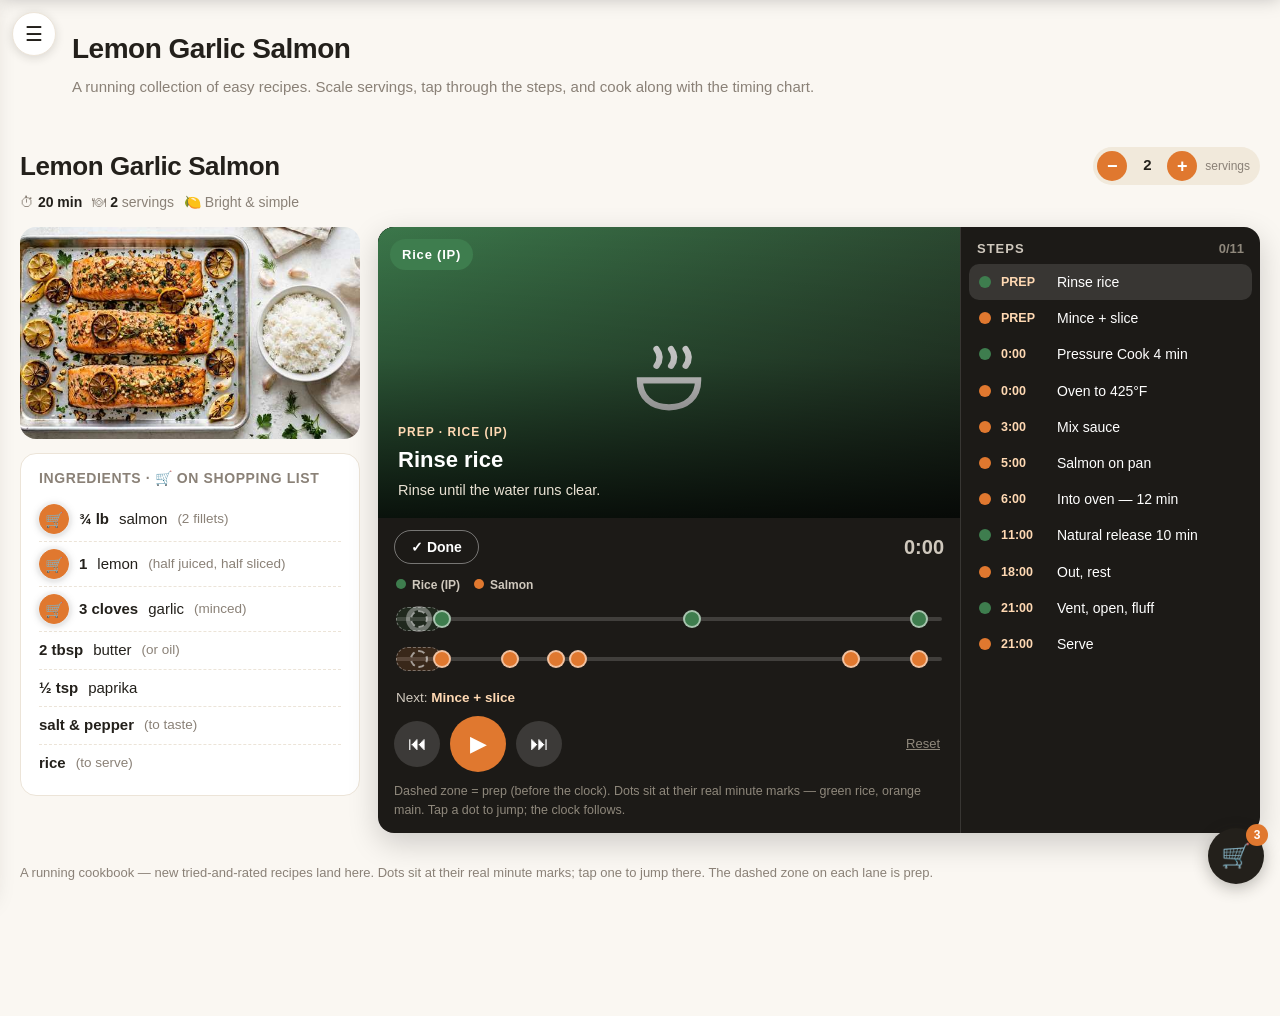
<file: salmon.html>
<!DOCTYPE html>
<html lang="en">
<head>
<meta charset="utf-8">
<link rel="icon" href="data:image/svg+xml,%3Csvg xmlns='http://www.w3.org/2000/svg' viewBox='0 0 100 100'%3E%3Ctext y='.9em' font-size='90'%3E%F0%9F%8D%B2%3C/text%3E%3C/svg%3E">
<meta name="viewport" content="width=device-width, initial-scale=1">
<title>Lemon Garlic Salmon — My Cookbook</title>
<link rel="stylesheet" href="assets/app.css?v=dddcdd41">
</head>
<body id="top">

<button id="drawerBtn" aria-label="Open menu" aria-expanded="false">☰</button>
<div id="scrim"></div>
<aside id="drawer" aria-hidden="true" aria-label="Site navigation">
  <div class="dhead"><span>My Cookbook</span><button id="drawerClose" aria-label="Close menu">×</button></div>
  <a class="dhome" href="index.html">⌂ Home</a>
  <div class="dlabel">Recipes</div>
  <nav class="drecipes">
    <a href="tikka.html">🍗 Chicken Tikka Bowls</a>
    <a href="shrimp.html">🍤 Coconut Shrimp Curry</a>
    <a href="salmon.html">🐟 Lemon Garlic Salmon</a>
    <a href="koobideh.html">🥩 Sheet-Pan Koobideh</a>
    <a href="cordon.html">🧀 Chicken Cordon Bleu</a>
    <a href="thighs.html">🍗 Roast Chicken Thighs</a>
    <a href="croque.html">🥪 Turkey Croque Monsieur</a>
    <a href="coco.html">🍛 Chicken Coconut Curry</a>
    <a href="croute.html">🥟 Rice Paper Salmon en Croûte</a>
  </nav>
</aside>

<div id="cartFab">
  <div id="cartPanel" role="dialog" aria-label="Shopping list" aria-hidden="true">
    <div class="chead"><span>🛒 Shopping list</span><button id="cartClose" aria-label="Close shopping list">×</button></div>
    <ul id="cartItems"></ul>
    <div class="cfoot"><span id="cartTotal"></span><div class="cbtns"><button id="cartCopy">Copy for assistant</button><a id="cartAlbertsons" href="https://www.albertsons.com/assistant/" target="_blank" rel="noopener">Open Albertsons →</a></div></div>
  </div>
  <button id="cartBtn" aria-label="Open shopping list" aria-expanded="false">🛒<span id="cartCount"></span></button>
</div>

<div id="stickybar">
  <img id="sbThumb" alt="">
  <div class="sbname" id="sbName"></div>
  <div class="stepper" id="sbStepper">
    <button id="sbMinus" aria-label="Fewer servings">−</button><span class="sval" id="sbServ"></span><button id="sbPlus" aria-label="More servings">+</button><em>servings</em>
  </div>
</div>

<header>
  <h1>Lemon Garlic Salmon</h1>
  <p>A running collection of easy recipes. Scale servings, tap through the steps, and cook along with the timing chart.</p>
</header>



<main>





<section class="recipe" id="salmon" data-r="salmon">
  <div class="rhead">
    <div><h2>Lemon Garlic Salmon</h2>
      <div class="meta"><span>⏱ <b>20 min</b></span><span>🍽 <b>2</b> servings</span><span>🍋 Bright &amp; simple</span></div></div>
    <div class="stepper" data-r="salmon"><button class="sminus" aria-label="Fewer servings">−</button><span class="sval"></span><button class="splus" aria-label="More servings">+</button><em>servings</em></div>
  </div>
  <div class="rgrid">
    <div class="c-ing"><img class="hero" data-img="lemon_salmon" src="" alt="Lemon garlic salmon">
      <div class="ingredients"><h3>Ingredients · 🛒 on shopping list</h3><ul data-ingr="salmon"></ul></div></div>
    <div class="c-play"><div class="uplayer" data-player="salmon"></div></div>
  </div>
</section>













<!-- data source for the floating cart (#cartFab); the visible shopping UI lives in the mini tab -->
<section id="shopping" hidden>
  <h2>Shopping List</h2>
  <p class="sub">Everything starts on your list — tap <b>Have it</b> for what’s already in your kitchen. Your picks are saved on this device.</p>

  <div class="group">
    <h3>Seafood &amp; Meat</h3>
    <div class="item" data-id="s1" data-rs="shrimp" data-r="shrimp" data-name="Frozen shrimp">
      <div class="row1"><span class="name">Frozen shrimp</span><span class="qty">12 oz</span></div>
      <div class="tip">A 1 lb bag works too — just freeze the extra. Thaw in the fridge the night before.</div>
      <div class="pick"><button class="have">Have it</button><button class="need">Need it</button></div>
    </div>
    <div class="item" data-id="s2" data-rs="salmon,croute" data-r="salmon" data-name="Salmon fillets" data-note="2 fillets">
      <div class="row1"><span class="name">Salmon fillets</span><span class="qty">¾ lb (2 fillets)</span></div>
      <div class="tip">Buy frozen — freeze on arrival, move to the fridge the night before cooking.</div>
      <div class="pick"><button class="have">Have it</button><button class="need">Need it</button></div>
    </div>
    <div class="item" data-id="s3" data-rs="tikka,cordon,coco" data-r="tikka" data-name="Chicken breast" data-note="~4 large">
      <div class="row1"><span class="name">Chicken breast</span><span class="qty">3 lb (~4 large)</span></div>
      <div class="tip">Slice into strips or pound to even thickness so it cooks uniformly under the broiler.</div>
      <div class="pick"><button class="have">Have it</button><button class="need">Need it</button></div>
    </div>
    <div class="item" data-id="s4" data-rs="koobideh" data-r="koobideh" data-name="Ground beef (80/20)">
      <div class="row1"><span class="name">Ground beef</span><span class="qty">¾ lb · 80/20</span></div>
      <div class="tip">Freeze on arrival, move to the fridge the night before cooking.</div>
      <div class="pick"><button class="have">Have it</button><button class="need">Need it</button></div>
    </div>
    <div class="item" data-id="s13" data-rs="thighs" data-r="thighs" data-name="Chicken thighs" data-note="bone-in">
      <div class="row1"><span class="name">Chicken thighs</span><span class="qty">1¼ lb</span></div>
      <div class="pick"><button class="have">Have it</button><button class="need">Need it</button></div>
    </div>
    <div class="item" data-id="s14" data-rs="cordon,croque" data-r="cordon" data-name="Turkey slices" data-note="deli">
      <div class="row1"><span class="name">Turkey slices</span><span class="qty">8 slices</span></div>
      <div class="tip">Cordon bleu + croques — 4 slices each.</div>
      <div class="pick"><button class="have">Have it</button><button class="need">Need it</button></div>
    </div>
  </div>

  <div class="group">
    <h3>Produce</h3>
    <div class="item" data-id="s5" data-rs="shrimp,koobideh,coco" data-r="shrimp" data-name="Yellow onions">
      <div class="row1"><span class="name">Yellow onions</span><span class="qty">× 2</span></div>
      <div class="pick"><button class="have">Have it</button><button class="need">Need it</button></div>
    </div>
    <div class="item" data-id="s6" data-rs="tikka,shrimp,salmon,thighs,coco" data-r="tikka" data-name="Garlic">
      <div class="row1"><span class="name">Garlic</span><span class="qty">1 head</span></div>
      <div class="pick"><button class="have">Have it</button><button class="need">Need it</button></div>
    </div>
    <div class="item" data-id="s7" data-rs="shrimp,coco" data-r="shrimp" data-name="Fresh ginger">
      <div class="row1"><span class="name">Fresh ginger</span><span class="qty">small piece</span></div>
      <div class="tip">Optional — ground ginger from your spice rack works fine.</div>
      <div class="pick"><button class="have">Have it</button><button class="need">Need it</button></div>
    </div>
    <div class="item" data-id="s8" data-rs="tikka,salmon" data-r="salmon" data-name="Lemons">
      <div class="row1"><span class="name">Lemons</span><span class="qty">× 2</span></div>
      <div class="pick"><button class="have">Have it</button><button class="need">Need it</button></div>
    </div>
    <div class="item" data-id="s9" data-rs="koobideh" data-r="koobideh" data-name="Tomato">
      <div class="row1"><span class="name">Tomatoes</span><span class="qty">× 1</span></div>
      <div class="pick"><button class="have">Have it</button><button class="need">Need it</button></div>
    </div>
    <div class="item" data-id="s17" data-rs="cordon,thighs" data-r="cordon" data-name="Potatoes">
      <div class="row1"><span class="name">Potatoes</span><span class="qty">2 lb</span></div>
      <div class="pick"><button class="have">Have it</button><button class="need">Need it</button></div>
    </div>
    <div class="item" data-id="s22" data-rs="croque" data-r="croque" data-name="Salad greens">
      <div class="row1"><span class="name">Salad greens</span><span class="qty">2 handfuls</span></div>
      <div class="pick"><button class="have">Have it</button><button class="need">Need it</button></div>
    </div>
  </div>

    <div class="item" data-id="s26" data-rs="croute" data-r="croute" data-name="Fresh spinach" data-note="one bag">
      <div class="row1"><span class="name">Fresh spinach</span><span class="qty">3 cups</span></div>
      <div class="tip">You'll wilt it down — 90 g / about 3 cups fresh.</div>
      <div class="pick"><button class="have">Have it</button><button class="need">Need it</button></div>
    </div>
    <div class="item" data-id="s27" data-rs="croute" data-r="croute" data-name="Fresh dill" data-note="for the dip">
      <div class="row1"><span class="name">Fresh dill</span><span class="qty">1 bunch</span></div>
      <div class="pick"><button class="have">Have it</button><button class="need">Need it</button></div>
    </div>
  </div>

  <div class="group">
    <h3>Dairy &amp; Pantry</h3>
    <div class="item" data-id="s10" data-rs="shrimp,coco" data-r="shrimp" data-name="Coconut milk" data-note="13.5 oz">
      <div class="row1"><span class="name">Coconut milk</span><span class="qty">1 can · 13.5 oz</span></div>
      <div class="tip">One can per curry — you'll use about half per recipe; the rest keeps 4 days in the fridge.</div>
      <div class="pick"><button class="have">Have it</button><button class="need">Need it</button></div>
    </div>
    <div class="item" data-id="s11" data-rs="shrimp" data-r="shrimp" data-name="Tomato paste">
      <div class="row1"><span class="name">Tomato paste</span><span class="qty">1 small can</span></div>
      <div class="pick"><button class="have">Have it</button><button class="need">Need it</button></div>
    </div>
    <div class="item" data-id="s12" data-rs="tikka,croute" data-r="tikka" data-name="Plain yogurt" data-note="32 oz">
      <div class="row1"><span class="name">Plain yogurt</span><span class="qty">1 large tub · 32 oz</span></div>
      <div class="tip">For the tikka marinade — you'll use about 1⅓ cups. Whole milk yogurt = best char.</div>
      <div class="pick"><button class="have">Have it</button><button class="need">Need it</button></div>
    </div>
    <div class="item" data-id="s15" data-rs="cordon,croque" data-r="cordon" data-name="Gruyère" data-note="sliced or a small block">
      <div class="row1"><span class="name">Gruyère</span><span class="qty">8 oz</span></div>
      <div class="tip">Slices for the cordon bleu, grated for the croques.</div>
      <div class="pick"><button class="have">Have it</button><button class="need">Need it</button></div>
    </div>
    <div class="item" data-id="s16" data-rs="croque" data-r="croque" data-name="Sandwich bread" data-note="pain de mie">
      <div class="row1"><span class="name">Sandwich bread</span><span class="qty">4 slices</span></div>
      <div class="pick"><button class="have">Have it</button><button class="need">Need it</button></div>
    </div>
    <div class="item" data-id="s18" data-rs="cordon" data-r="cordon" data-name="Panko breadcrumbs">
      <div class="row1"><span class="name">Panko breadcrumbs</span><span class="qty">½ cup</span></div>
      <div class="pick"><button class="have">Have it</button><button class="need">Need it</button></div>
    </div>
    <div class="item" data-id="s19" data-rs="cordon,croute" data-r="cordon" data-name="Eggs" data-note="for the breading">
      <div class="row1"><span class="name">Eggs</span><span class="qty">× 2</span></div>
      <div class="pick"><button class="have">Have it</button><button class="need">Need it</button></div>
    </div>
    <div class="item" data-id="s20" data-rs="croque,croute" data-r="croque" data-name="Milk" data-note="for the béchamel">
      <div class="row1"><span class="name">Milk</span><span class="qty">1 cup</span></div>
      <div class="pick"><button class="have">Have it</button><button class="need">Need it</button></div>
    </div>
    <div class="item" data-id="s21" data-rs="croque" data-r="croque" data-name="Flour" data-note="for the béchamel">
      <div class="row1"><span class="name">Flour</span><span class="qty">2 tbsp</span></div>
      <div class="pick"><button class="have">Have it</button><button class="need">Need it</button></div>
    </div>

  </div>

    <div class="item" data-id="s23" data-rs="croute" data-r="croute" data-name="Rice paper sheets" data-note="large squares">
      <div class="row1"><span class="name">Rice paper sheets</span><span class="qty">4 sheets</span></div>
      <div class="pick"><button class="have">Have it</button><button class="need">Need it</button></div>
    </div>
    <div class="item" data-id="s24" data-rs="croute" data-r="croute" data-name="Sesame seeds" data-note="for topping">
      <div class="row1"><span class="name">Sesame seeds</span><span class="qty">1 tsp</span></div>
      <div class="pick"><button class="have">Have it</button><button class="need">Need it</button></div>
    </div>
    <div class="item" data-id="s25" data-rs="croute" data-r="croute" data-name="Ricotta" data-note="small tub">
      <div class="row1"><span class="name">Ricotta</span><span class="qty">¼ cup</span></div>
      <div class="pick"><button class="have">Have it</button><button class="need">Need it</button></div>
    </div>
  </div>

  <div class="onhand"><b>Assumed on hand</b> (you said you’re stocked): rice, oil, butter, salt, pepper, turmeric, cumin, coriander, paprika, curry powder, garam masala.</div>
</section>

</main>

<div class="shopbar">
  <div class="count" id="shopCount"><b>12</b> items to decide on</div>
</div>

<footer>
  <p>A running cookbook — new tried-and-rated recipes land here. Dots sit at their real minute marks; tap one to jump there. The dashed zone on each lane is prep.</p>
</footer>

<script src="assets/img-data/shrimp_curry.js?v=2831e49d"></script><script src="assets/img-data/lemon_salmon.js?v=1fef092f"></script><script src="assets/img-data/chicken_tikka.js?v=e2cde757"></script><script src="assets/img-data/koobideh.js?v=36d46aff"></script><script src="assets/img-data/shrimp_steps.js?v=7c8cbf64"></script><script src="assets/img-data/salmon_steps.js?v=84eab120"></script><script src="assets/img-data/chelow.js?v=56572bb5"></script><script src="assets/img-data/shrimp_prep.js?v=ef02849d"></script><script src="assets/img-data/salmon_prep.js?v=4f97b416"></script><script src="assets/img-data/cordon_bleu.js?v=8f8d62d5"></script><script src="assets/img-data/cordon_prep.js?v=d4398ca4"></script><script src="assets/img-data/cordon_steps.js?v=e9fcfaca"></script><script src="assets/img-data/croque.js?v=08ccd1e4"></script><script src="assets/img-data/croque_prep.js?v=0408b99b"></script><script src="assets/img-data/croque_steps.js?v=b63eda94"></script><script src="assets/img-data/thighs.js?v=9d5856af"></script><script src="assets/img-data/thighs_prep.js?v=643cb428"></script><script src="assets/img-data/thighs_steps.js?v=0c74dc5a"></script><script src="assets/img-data/coco_curry.js?v=a34f7cc5"></script><script src="assets/img-data/coco_prep.js?v=5f711f91"></script><script src="assets/img-data/coco_steps.js?v=d0d67377"></script><script src="assets/img-data/croute.js?v=f75c3ff4"></script><script src="assets/img-data/croute_prep.js?v=9db5631f"></script><script src="assets/img-data/croute_steps.js?v=4d68055e"></script><script src="assets/app.js?v=6ba65be9"></script>
</body>
</html>
</file>
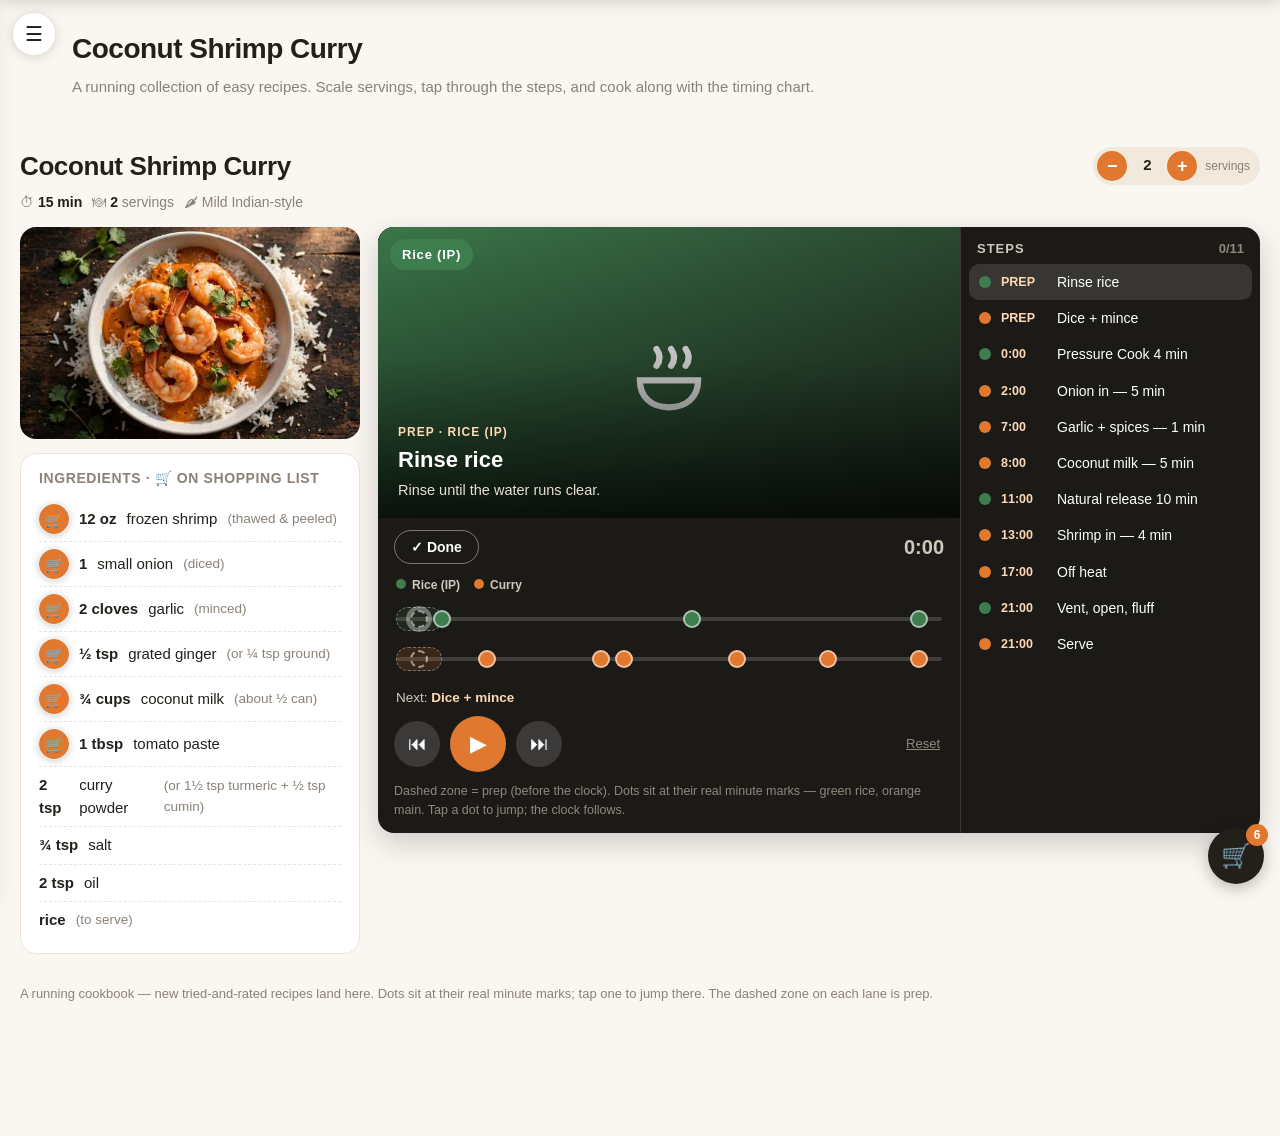
<file: shrimp.html>
<!DOCTYPE html>
<html lang="en">
<head>
<meta charset="utf-8">
<link rel="icon" href="data:image/svg+xml,%3Csvg xmlns='http://www.w3.org/2000/svg' viewBox='0 0 100 100'%3E%3Ctext y='.9em' font-size='90'%3E%F0%9F%8D%B2%3C/text%3E%3C/svg%3E">
<meta name="viewport" content="width=device-width, initial-scale=1">
<title>Coconut Shrimp Curry — My Cookbook</title>
<link rel="stylesheet" href="assets/app.css?v=dddcdd41">
</head>
<body id="top">

<button id="drawerBtn" aria-label="Open menu" aria-expanded="false">☰</button>
<div id="scrim"></div>
<aside id="drawer" aria-hidden="true" aria-label="Site navigation">
  <div class="dhead"><span>My Cookbook</span><button id="drawerClose" aria-label="Close menu">×</button></div>
  <a class="dhome" href="index.html">⌂ Home</a>
  <div class="dlabel">Recipes</div>
  <nav class="drecipes">
    <a href="tikka.html">🍗 Chicken Tikka Bowls</a>
    <a href="shrimp.html">🍤 Coconut Shrimp Curry</a>
    <a href="salmon.html">🐟 Lemon Garlic Salmon</a>
    <a href="koobideh.html">🥩 Sheet-Pan Koobideh</a>
    <a href="cordon.html">🧀 Chicken Cordon Bleu</a>
    <a href="thighs.html">🍗 Roast Chicken Thighs</a>
    <a href="croque.html">🥪 Turkey Croque Monsieur</a>
    <a href="coco.html">🍛 Chicken Coconut Curry</a>
    <a href="croute.html">🥟 Rice Paper Salmon en Croûte</a>
  </nav>
</aside>

<div id="cartFab">
  <div id="cartPanel" role="dialog" aria-label="Shopping list" aria-hidden="true">
    <div class="chead"><span>🛒 Shopping list</span><button id="cartClose" aria-label="Close shopping list">×</button></div>
    <ul id="cartItems"></ul>
    <div class="cfoot"><span id="cartTotal"></span><div class="cbtns"><button id="cartCopy">Copy for assistant</button><a id="cartAlbertsons" href="https://www.albertsons.com/assistant/" target="_blank" rel="noopener">Open Albertsons →</a></div></div>
  </div>
  <button id="cartBtn" aria-label="Open shopping list" aria-expanded="false">🛒<span id="cartCount"></span></button>
</div>

<div id="stickybar">
  <img id="sbThumb" alt="">
  <div class="sbname" id="sbName"></div>
  <div class="stepper" id="sbStepper">
    <button id="sbMinus" aria-label="Fewer servings">−</button><span class="sval" id="sbServ"></span><button id="sbPlus" aria-label="More servings">+</button><em>servings</em>
  </div>
</div>

<header>
  <h1>Coconut Shrimp Curry</h1>
  <p>A running collection of easy recipes. Scale servings, tap through the steps, and cook along with the timing chart.</p>
</header>



<main>



<section class="recipe" id="shrimp" data-r="shrimp">
  <div class="rhead">
    <div><h2>Coconut Shrimp Curry</h2>
      <div class="meta"><span>⏱ <b>15 min</b></span><span>🍽 <b>2</b> servings</span><span>🌶 Mild Indian-style</span></div></div>
    <div class="stepper" data-r="shrimp"><button class="sminus" aria-label="Fewer servings">−</button><span class="sval"></span><button class="splus" aria-label="More servings">+</button><em>servings</em></div>
  </div>
  <div class="rgrid">
    <div class="c-ing"><img class="hero" data-img="shrimp_curry" src="" alt="Coconut shrimp curry over rice">
      <div class="ingredients"><h3>Ingredients · 🛒 on shopping list</h3><ul data-ingr="shrimp"></ul></div></div>
    <div class="c-play"><div class="uplayer" data-player="shrimp"></div></div>
  </div>
</section>















<!-- data source for the floating cart (#cartFab); the visible shopping UI lives in the mini tab -->
<section id="shopping" hidden>
  <h2>Shopping List</h2>
  <p class="sub">Everything starts on your list — tap <b>Have it</b> for what’s already in your kitchen. Your picks are saved on this device.</p>

  <div class="group">
    <h3>Seafood &amp; Meat</h3>
    <div class="item" data-id="s1" data-rs="shrimp" data-r="shrimp" data-name="Frozen shrimp">
      <div class="row1"><span class="name">Frozen shrimp</span><span class="qty">12 oz</span></div>
      <div class="tip">A 1 lb bag works too — just freeze the extra. Thaw in the fridge the night before.</div>
      <div class="pick"><button class="have">Have it</button><button class="need">Need it</button></div>
    </div>
    <div class="item" data-id="s2" data-rs="salmon,croute" data-r="salmon" data-name="Salmon fillets" data-note="2 fillets">
      <div class="row1"><span class="name">Salmon fillets</span><span class="qty">¾ lb (2 fillets)</span></div>
      <div class="tip">Buy frozen — freeze on arrival, move to the fridge the night before cooking.</div>
      <div class="pick"><button class="have">Have it</button><button class="need">Need it</button></div>
    </div>
    <div class="item" data-id="s3" data-rs="tikka,cordon,coco" data-r="tikka" data-name="Chicken breast" data-note="~4 large">
      <div class="row1"><span class="name">Chicken breast</span><span class="qty">3 lb (~4 large)</span></div>
      <div class="tip">Slice into strips or pound to even thickness so it cooks uniformly under the broiler.</div>
      <div class="pick"><button class="have">Have it</button><button class="need">Need it</button></div>
    </div>
    <div class="item" data-id="s4" data-rs="koobideh" data-r="koobideh" data-name="Ground beef (80/20)">
      <div class="row1"><span class="name">Ground beef</span><span class="qty">¾ lb · 80/20</span></div>
      <div class="tip">Freeze on arrival, move to the fridge the night before cooking.</div>
      <div class="pick"><button class="have">Have it</button><button class="need">Need it</button></div>
    </div>
    <div class="item" data-id="s13" data-rs="thighs" data-r="thighs" data-name="Chicken thighs" data-note="bone-in">
      <div class="row1"><span class="name">Chicken thighs</span><span class="qty">1¼ lb</span></div>
      <div class="pick"><button class="have">Have it</button><button class="need">Need it</button></div>
    </div>
    <div class="item" data-id="s14" data-rs="cordon,croque" data-r="cordon" data-name="Turkey slices" data-note="deli">
      <div class="row1"><span class="name">Turkey slices</span><span class="qty">8 slices</span></div>
      <div class="tip">Cordon bleu + croques — 4 slices each.</div>
      <div class="pick"><button class="have">Have it</button><button class="need">Need it</button></div>
    </div>
  </div>

  <div class="group">
    <h3>Produce</h3>
    <div class="item" data-id="s5" data-rs="shrimp,koobideh,coco" data-r="shrimp" data-name="Yellow onions">
      <div class="row1"><span class="name">Yellow onions</span><span class="qty">× 2</span></div>
      <div class="pick"><button class="have">Have it</button><button class="need">Need it</button></div>
    </div>
    <div class="item" data-id="s6" data-rs="tikka,shrimp,salmon,thighs,coco" data-r="tikka" data-name="Garlic">
      <div class="row1"><span class="name">Garlic</span><span class="qty">1 head</span></div>
      <div class="pick"><button class="have">Have it</button><button class="need">Need it</button></div>
    </div>
    <div class="item" data-id="s7" data-rs="shrimp,coco" data-r="shrimp" data-name="Fresh ginger">
      <div class="row1"><span class="name">Fresh ginger</span><span class="qty">small piece</span></div>
      <div class="tip">Optional — ground ginger from your spice rack works fine.</div>
      <div class="pick"><button class="have">Have it</button><button class="need">Need it</button></div>
    </div>
    <div class="item" data-id="s8" data-rs="tikka,salmon" data-r="salmon" data-name="Lemons">
      <div class="row1"><span class="name">Lemons</span><span class="qty">× 2</span></div>
      <div class="pick"><button class="have">Have it</button><button class="need">Need it</button></div>
    </div>
    <div class="item" data-id="s9" data-rs="koobideh" data-r="koobideh" data-name="Tomato">
      <div class="row1"><span class="name">Tomatoes</span><span class="qty">× 1</span></div>
      <div class="pick"><button class="have">Have it</button><button class="need">Need it</button></div>
    </div>
    <div class="item" data-id="s17" data-rs="cordon,thighs" data-r="cordon" data-name="Potatoes">
      <div class="row1"><span class="name">Potatoes</span><span class="qty">2 lb</span></div>
      <div class="pick"><button class="have">Have it</button><button class="need">Need it</button></div>
    </div>
    <div class="item" data-id="s22" data-rs="croque" data-r="croque" data-name="Salad greens">
      <div class="row1"><span class="name">Salad greens</span><span class="qty">2 handfuls</span></div>
      <div class="pick"><button class="have">Have it</button><button class="need">Need it</button></div>
    </div>
  </div>

    <div class="item" data-id="s26" data-rs="croute" data-r="croute" data-name="Fresh spinach" data-note="one bag">
      <div class="row1"><span class="name">Fresh spinach</span><span class="qty">3 cups</span></div>
      <div class="tip">You'll wilt it down — 90 g / about 3 cups fresh.</div>
      <div class="pick"><button class="have">Have it</button><button class="need">Need it</button></div>
    </div>
    <div class="item" data-id="s27" data-rs="croute" data-r="croute" data-name="Fresh dill" data-note="for the dip">
      <div class="row1"><span class="name">Fresh dill</span><span class="qty">1 bunch</span></div>
      <div class="pick"><button class="have">Have it</button><button class="need">Need it</button></div>
    </div>
  </div>

  <div class="group">
    <h3>Dairy &amp; Pantry</h3>
    <div class="item" data-id="s10" data-rs="shrimp,coco" data-r="shrimp" data-name="Coconut milk" data-note="13.5 oz">
      <div class="row1"><span class="name">Coconut milk</span><span class="qty">1 can · 13.5 oz</span></div>
      <div class="tip">One can per curry — you'll use about half per recipe; the rest keeps 4 days in the fridge.</div>
      <div class="pick"><button class="have">Have it</button><button class="need">Need it</button></div>
    </div>
    <div class="item" data-id="s11" data-rs="shrimp" data-r="shrimp" data-name="Tomato paste">
      <div class="row1"><span class="name">Tomato paste</span><span class="qty">1 small can</span></div>
      <div class="pick"><button class="have">Have it</button><button class="need">Need it</button></div>
    </div>
    <div class="item" data-id="s12" data-rs="tikka,croute" data-r="tikka" data-name="Plain yogurt" data-note="32 oz">
      <div class="row1"><span class="name">Plain yogurt</span><span class="qty">1 large tub · 32 oz</span></div>
      <div class="tip">For the tikka marinade — you'll use about 1⅓ cups. Whole milk yogurt = best char.</div>
      <div class="pick"><button class="have">Have it</button><button class="need">Need it</button></div>
    </div>
    <div class="item" data-id="s15" data-rs="cordon,croque" data-r="cordon" data-name="Gruyère" data-note="sliced or a small block">
      <div class="row1"><span class="name">Gruyère</span><span class="qty">8 oz</span></div>
      <div class="tip">Slices for the cordon bleu, grated for the croques.</div>
      <div class="pick"><button class="have">Have it</button><button class="need">Need it</button></div>
    </div>
    <div class="item" data-id="s16" data-rs="croque" data-r="croque" data-name="Sandwich bread" data-note="pain de mie">
      <div class="row1"><span class="name">Sandwich bread</span><span class="qty">4 slices</span></div>
      <div class="pick"><button class="have">Have it</button><button class="need">Need it</button></div>
    </div>
    <div class="item" data-id="s18" data-rs="cordon" data-r="cordon" data-name="Panko breadcrumbs">
      <div class="row1"><span class="name">Panko breadcrumbs</span><span class="qty">½ cup</span></div>
      <div class="pick"><button class="have">Have it</button><button class="need">Need it</button></div>
    </div>
    <div class="item" data-id="s19" data-rs="cordon,croute" data-r="cordon" data-name="Eggs" data-note="for the breading">
      <div class="row1"><span class="name">Eggs</span><span class="qty">× 2</span></div>
      <div class="pick"><button class="have">Have it</button><button class="need">Need it</button></div>
    </div>
    <div class="item" data-id="s20" data-rs="croque,croute" data-r="croque" data-name="Milk" data-note="for the béchamel">
      <div class="row1"><span class="name">Milk</span><span class="qty">1 cup</span></div>
      <div class="pick"><button class="have">Have it</button><button class="need">Need it</button></div>
    </div>
    <div class="item" data-id="s21" data-rs="croque" data-r="croque" data-name="Flour" data-note="for the béchamel">
      <div class="row1"><span class="name">Flour</span><span class="qty">2 tbsp</span></div>
      <div class="pick"><button class="have">Have it</button><button class="need">Need it</button></div>
    </div>

  </div>

    <div class="item" data-id="s23" data-rs="croute" data-r="croute" data-name="Rice paper sheets" data-note="large squares">
      <div class="row1"><span class="name">Rice paper sheets</span><span class="qty">4 sheets</span></div>
      <div class="pick"><button class="have">Have it</button><button class="need">Need it</button></div>
    </div>
    <div class="item" data-id="s24" data-rs="croute" data-r="croute" data-name="Sesame seeds" data-note="for topping">
      <div class="row1"><span class="name">Sesame seeds</span><span class="qty">1 tsp</span></div>
      <div class="pick"><button class="have">Have it</button><button class="need">Need it</button></div>
    </div>
    <div class="item" data-id="s25" data-rs="croute" data-r="croute" data-name="Ricotta" data-note="small tub">
      <div class="row1"><span class="name">Ricotta</span><span class="qty">¼ cup</span></div>
      <div class="pick"><button class="have">Have it</button><button class="need">Need it</button></div>
    </div>
  </div>

  <div class="onhand"><b>Assumed on hand</b> (you said you’re stocked): rice, oil, butter, salt, pepper, turmeric, cumin, coriander, paprika, curry powder, garam masala.</div>
</section>

</main>

<div class="shopbar">
  <div class="count" id="shopCount"><b>12</b> items to decide on</div>
</div>

<footer>
  <p>A running cookbook — new tried-and-rated recipes land here. Dots sit at their real minute marks; tap one to jump there. The dashed zone on each lane is prep.</p>
</footer>

<script src="assets/img-data/shrimp_curry.js?v=2831e49d"></script><script src="assets/img-data/lemon_salmon.js?v=1fef092f"></script><script src="assets/img-data/chicken_tikka.js?v=e2cde757"></script><script src="assets/img-data/koobideh.js?v=36d46aff"></script><script src="assets/img-data/shrimp_steps.js?v=7c8cbf64"></script><script src="assets/img-data/salmon_steps.js?v=84eab120"></script><script src="assets/img-data/chelow.js?v=56572bb5"></script><script src="assets/img-data/shrimp_prep.js?v=ef02849d"></script><script src="assets/img-data/salmon_prep.js?v=4f97b416"></script><script src="assets/img-data/cordon_bleu.js?v=8f8d62d5"></script><script src="assets/img-data/cordon_prep.js?v=d4398ca4"></script><script src="assets/img-data/cordon_steps.js?v=e9fcfaca"></script><script src="assets/img-data/croque.js?v=08ccd1e4"></script><script src="assets/img-data/croque_prep.js?v=0408b99b"></script><script src="assets/img-data/croque_steps.js?v=b63eda94"></script><script src="assets/img-data/thighs.js?v=9d5856af"></script><script src="assets/img-data/thighs_prep.js?v=643cb428"></script><script src="assets/img-data/thighs_steps.js?v=0c74dc5a"></script><script src="assets/img-data/coco_curry.js?v=a34f7cc5"></script><script src="assets/img-data/coco_prep.js?v=5f711f91"></script><script src="assets/img-data/coco_steps.js?v=d0d67377"></script><script src="assets/img-data/croute.js?v=f75c3ff4"></script><script src="assets/img-data/croute_prep.js?v=9db5631f"></script><script src="assets/img-data/croute_steps.js?v=4d68055e"></script><script src="assets/app.js?v=6ba65be9"></script>
</body>
</html>
</file>
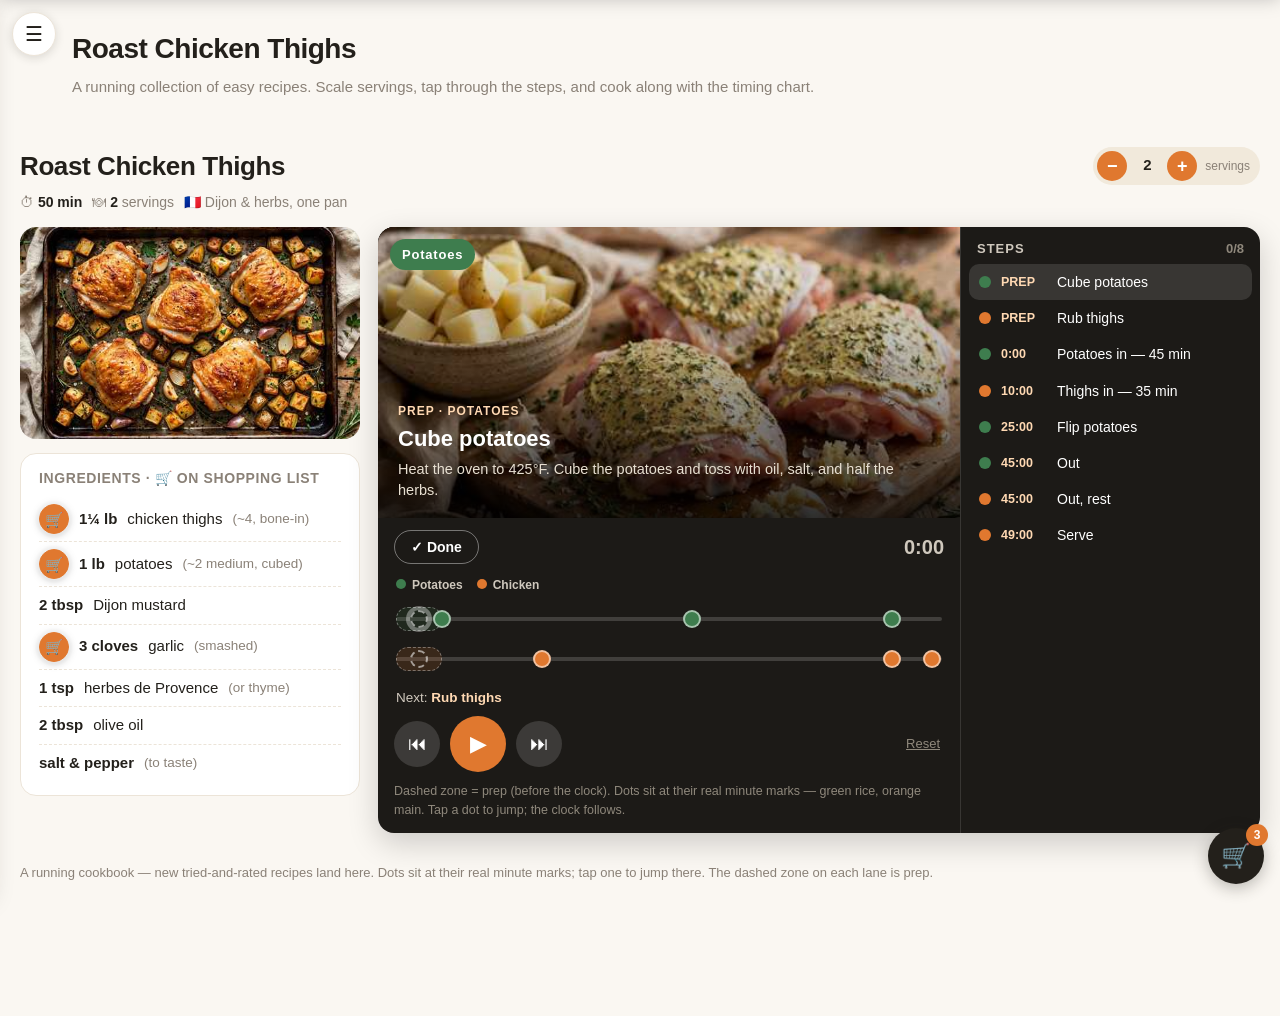
<file: thighs.html>
<!DOCTYPE html>
<html lang="en">
<head>
<meta charset="utf-8">
<link rel="icon" href="data:image/svg+xml,%3Csvg xmlns='http://www.w3.org/2000/svg' viewBox='0 0 100 100'%3E%3Ctext y='.9em' font-size='90'%3E%F0%9F%8D%B2%3C/text%3E%3C/svg%3E">
<meta name="viewport" content="width=device-width, initial-scale=1">
<title>Roast Chicken Thighs — My Cookbook</title>
<link rel="stylesheet" href="assets/app.css?v=dddcdd41">
</head>
<body id="top">

<button id="drawerBtn" aria-label="Open menu" aria-expanded="false">☰</button>
<div id="scrim"></div>
<aside id="drawer" aria-hidden="true" aria-label="Site navigation">
  <div class="dhead"><span>My Cookbook</span><button id="drawerClose" aria-label="Close menu">×</button></div>
  <a class="dhome" href="index.html">⌂ Home</a>
  <div class="dlabel">Recipes</div>
  <nav class="drecipes">
    <a href="tikka.html">🍗 Chicken Tikka Bowls</a>
    <a href="shrimp.html">🍤 Coconut Shrimp Curry</a>
    <a href="salmon.html">🐟 Lemon Garlic Salmon</a>
    <a href="koobideh.html">🥩 Sheet-Pan Koobideh</a>
    <a href="cordon.html">🧀 Chicken Cordon Bleu</a>
    <a href="thighs.html">🍗 Roast Chicken Thighs</a>
    <a href="croque.html">🥪 Turkey Croque Monsieur</a>
    <a href="coco.html">🍛 Chicken Coconut Curry</a>
    <a href="croute.html">🥟 Rice Paper Salmon en Croûte</a>
  </nav>
</aside>

<div id="cartFab">
  <div id="cartPanel" role="dialog" aria-label="Shopping list" aria-hidden="true">
    <div class="chead"><span>🛒 Shopping list</span><button id="cartClose" aria-label="Close shopping list">×</button></div>
    <ul id="cartItems"></ul>
    <div class="cfoot"><span id="cartTotal"></span><div class="cbtns"><button id="cartCopy">Copy for assistant</button><a id="cartAlbertsons" href="https://www.albertsons.com/assistant/" target="_blank" rel="noopener">Open Albertsons →</a></div></div>
  </div>
  <button id="cartBtn" aria-label="Open shopping list" aria-expanded="false">🛒<span id="cartCount"></span></button>
</div>

<div id="stickybar">
  <img id="sbThumb" alt="">
  <div class="sbname" id="sbName"></div>
  <div class="stepper" id="sbStepper">
    <button id="sbMinus" aria-label="Fewer servings">−</button><span class="sval" id="sbServ"></span><button id="sbPlus" aria-label="More servings">+</button><em>servings</em>
  </div>
</div>

<header>
  <h1>Roast Chicken Thighs</h1>
  <p>A running collection of easy recipes. Scale servings, tap through the steps, and cook along with the timing chart.</p>
</header>



<main>











<section class="recipe" id="thighs" data-r="thighs">
  <div class="rhead">
    <div><h2>Roast Chicken Thighs</h2>
      <div class="meta"><span>⏱ <b>50 min</b></span><span>🍽 <b>2</b> servings</span><span>🇫🇷 Dijon &amp; herbs, one pan</span></div></div>
    <div class="stepper" data-r="thighs"><button class="sminus" aria-label="Fewer servings">−</button><span class="sval"></span><button class="splus" aria-label="More servings">+</button><em>servings</em></div>
  </div>
  <div class="rgrid">
    <div class="c-ing"><img class="hero" data-img="thighs" src="" alt="Roast chicken thighs with potatoes">
      <div class="ingredients"><h3>Ingredients · 🛒 on shopping list</h3><ul data-ingr="thighs"></ul></div></div>
    <div class="c-play"><div class="uplayer" data-player="thighs"></div></div>
  </div>
</section>







<!-- data source for the floating cart (#cartFab); the visible shopping UI lives in the mini tab -->
<section id="shopping" hidden>
  <h2>Shopping List</h2>
  <p class="sub">Everything starts on your list — tap <b>Have it</b> for what’s already in your kitchen. Your picks are saved on this device.</p>

  <div class="group">
    <h3>Seafood &amp; Meat</h3>
    <div class="item" data-id="s1" data-rs="shrimp" data-r="shrimp" data-name="Frozen shrimp">
      <div class="row1"><span class="name">Frozen shrimp</span><span class="qty">12 oz</span></div>
      <div class="tip">A 1 lb bag works too — just freeze the extra. Thaw in the fridge the night before.</div>
      <div class="pick"><button class="have">Have it</button><button class="need">Need it</button></div>
    </div>
    <div class="item" data-id="s2" data-rs="salmon,croute" data-r="salmon" data-name="Salmon fillets" data-note="2 fillets">
      <div class="row1"><span class="name">Salmon fillets</span><span class="qty">¾ lb (2 fillets)</span></div>
      <div class="tip">Buy frozen — freeze on arrival, move to the fridge the night before cooking.</div>
      <div class="pick"><button class="have">Have it</button><button class="need">Need it</button></div>
    </div>
    <div class="item" data-id="s3" data-rs="tikka,cordon,coco" data-r="tikka" data-name="Chicken breast" data-note="~4 large">
      <div class="row1"><span class="name">Chicken breast</span><span class="qty">3 lb (~4 large)</span></div>
      <div class="tip">Slice into strips or pound to even thickness so it cooks uniformly under the broiler.</div>
      <div class="pick"><button class="have">Have it</button><button class="need">Need it</button></div>
    </div>
    <div class="item" data-id="s4" data-rs="koobideh" data-r="koobideh" data-name="Ground beef (80/20)">
      <div class="row1"><span class="name">Ground beef</span><span class="qty">¾ lb · 80/20</span></div>
      <div class="tip">Freeze on arrival, move to the fridge the night before cooking.</div>
      <div class="pick"><button class="have">Have it</button><button class="need">Need it</button></div>
    </div>
    <div class="item" data-id="s13" data-rs="thighs" data-r="thighs" data-name="Chicken thighs" data-note="bone-in">
      <div class="row1"><span class="name">Chicken thighs</span><span class="qty">1¼ lb</span></div>
      <div class="pick"><button class="have">Have it</button><button class="need">Need it</button></div>
    </div>
    <div class="item" data-id="s14" data-rs="cordon,croque" data-r="cordon" data-name="Turkey slices" data-note="deli">
      <div class="row1"><span class="name">Turkey slices</span><span class="qty">8 slices</span></div>
      <div class="tip">Cordon bleu + croques — 4 slices each.</div>
      <div class="pick"><button class="have">Have it</button><button class="need">Need it</button></div>
    </div>
  </div>

  <div class="group">
    <h3>Produce</h3>
    <div class="item" data-id="s5" data-rs="shrimp,koobideh,coco" data-r="shrimp" data-name="Yellow onions">
      <div class="row1"><span class="name">Yellow onions</span><span class="qty">× 2</span></div>
      <div class="pick"><button class="have">Have it</button><button class="need">Need it</button></div>
    </div>
    <div class="item" data-id="s6" data-rs="tikka,shrimp,salmon,thighs,coco" data-r="tikka" data-name="Garlic">
      <div class="row1"><span class="name">Garlic</span><span class="qty">1 head</span></div>
      <div class="pick"><button class="have">Have it</button><button class="need">Need it</button></div>
    </div>
    <div class="item" data-id="s7" data-rs="shrimp,coco" data-r="shrimp" data-name="Fresh ginger">
      <div class="row1"><span class="name">Fresh ginger</span><span class="qty">small piece</span></div>
      <div class="tip">Optional — ground ginger from your spice rack works fine.</div>
      <div class="pick"><button class="have">Have it</button><button class="need">Need it</button></div>
    </div>
    <div class="item" data-id="s8" data-rs="tikka,salmon" data-r="salmon" data-name="Lemons">
      <div class="row1"><span class="name">Lemons</span><span class="qty">× 2</span></div>
      <div class="pick"><button class="have">Have it</button><button class="need">Need it</button></div>
    </div>
    <div class="item" data-id="s9" data-rs="koobideh" data-r="koobideh" data-name="Tomato">
      <div class="row1"><span class="name">Tomatoes</span><span class="qty">× 1</span></div>
      <div class="pick"><button class="have">Have it</button><button class="need">Need it</button></div>
    </div>
    <div class="item" data-id="s17" data-rs="cordon,thighs" data-r="cordon" data-name="Potatoes">
      <div class="row1"><span class="name">Potatoes</span><span class="qty">2 lb</span></div>
      <div class="pick"><button class="have">Have it</button><button class="need">Need it</button></div>
    </div>
    <div class="item" data-id="s22" data-rs="croque" data-r="croque" data-name="Salad greens">
      <div class="row1"><span class="name">Salad greens</span><span class="qty">2 handfuls</span></div>
      <div class="pick"><button class="have">Have it</button><button class="need">Need it</button></div>
    </div>
  </div>

    <div class="item" data-id="s26" data-rs="croute" data-r="croute" data-name="Fresh spinach" data-note="one bag">
      <div class="row1"><span class="name">Fresh spinach</span><span class="qty">3 cups</span></div>
      <div class="tip">You'll wilt it down — 90 g / about 3 cups fresh.</div>
      <div class="pick"><button class="have">Have it</button><button class="need">Need it</button></div>
    </div>
    <div class="item" data-id="s27" data-rs="croute" data-r="croute" data-name="Fresh dill" data-note="for the dip">
      <div class="row1"><span class="name">Fresh dill</span><span class="qty">1 bunch</span></div>
      <div class="pick"><button class="have">Have it</button><button class="need">Need it</button></div>
    </div>
  </div>

  <div class="group">
    <h3>Dairy &amp; Pantry</h3>
    <div class="item" data-id="s10" data-rs="shrimp,coco" data-r="shrimp" data-name="Coconut milk" data-note="13.5 oz">
      <div class="row1"><span class="name">Coconut milk</span><span class="qty">1 can · 13.5 oz</span></div>
      <div class="tip">One can per curry — you'll use about half per recipe; the rest keeps 4 days in the fridge.</div>
      <div class="pick"><button class="have">Have it</button><button class="need">Need it</button></div>
    </div>
    <div class="item" data-id="s11" data-rs="shrimp" data-r="shrimp" data-name="Tomato paste">
      <div class="row1"><span class="name">Tomato paste</span><span class="qty">1 small can</span></div>
      <div class="pick"><button class="have">Have it</button><button class="need">Need it</button></div>
    </div>
    <div class="item" data-id="s12" data-rs="tikka,croute" data-r="tikka" data-name="Plain yogurt" data-note="32 oz">
      <div class="row1"><span class="name">Plain yogurt</span><span class="qty">1 large tub · 32 oz</span></div>
      <div class="tip">For the tikka marinade — you'll use about 1⅓ cups. Whole milk yogurt = best char.</div>
      <div class="pick"><button class="have">Have it</button><button class="need">Need it</button></div>
    </div>
    <div class="item" data-id="s15" data-rs="cordon,croque" data-r="cordon" data-name="Gruyère" data-note="sliced or a small block">
      <div class="row1"><span class="name">Gruyère</span><span class="qty">8 oz</span></div>
      <div class="tip">Slices for the cordon bleu, grated for the croques.</div>
      <div class="pick"><button class="have">Have it</button><button class="need">Need it</button></div>
    </div>
    <div class="item" data-id="s16" data-rs="croque" data-r="croque" data-name="Sandwich bread" data-note="pain de mie">
      <div class="row1"><span class="name">Sandwich bread</span><span class="qty">4 slices</span></div>
      <div class="pick"><button class="have">Have it</button><button class="need">Need it</button></div>
    </div>
    <div class="item" data-id="s18" data-rs="cordon" data-r="cordon" data-name="Panko breadcrumbs">
      <div class="row1"><span class="name">Panko breadcrumbs</span><span class="qty">½ cup</span></div>
      <div class="pick"><button class="have">Have it</button><button class="need">Need it</button></div>
    </div>
    <div class="item" data-id="s19" data-rs="cordon,croute" data-r="cordon" data-name="Eggs" data-note="for the breading">
      <div class="row1"><span class="name">Eggs</span><span class="qty">× 2</span></div>
      <div class="pick"><button class="have">Have it</button><button class="need">Need it</button></div>
    </div>
    <div class="item" data-id="s20" data-rs="croque,croute" data-r="croque" data-name="Milk" data-note="for the béchamel">
      <div class="row1"><span class="name">Milk</span><span class="qty">1 cup</span></div>
      <div class="pick"><button class="have">Have it</button><button class="need">Need it</button></div>
    </div>
    <div class="item" data-id="s21" data-rs="croque" data-r="croque" data-name="Flour" data-note="for the béchamel">
      <div class="row1"><span class="name">Flour</span><span class="qty">2 tbsp</span></div>
      <div class="pick"><button class="have">Have it</button><button class="need">Need it</button></div>
    </div>

  </div>

    <div class="item" data-id="s23" data-rs="croute" data-r="croute" data-name="Rice paper sheets" data-note="large squares">
      <div class="row1"><span class="name">Rice paper sheets</span><span class="qty">4 sheets</span></div>
      <div class="pick"><button class="have">Have it</button><button class="need">Need it</button></div>
    </div>
    <div class="item" data-id="s24" data-rs="croute" data-r="croute" data-name="Sesame seeds" data-note="for topping">
      <div class="row1"><span class="name">Sesame seeds</span><span class="qty">1 tsp</span></div>
      <div class="pick"><button class="have">Have it</button><button class="need">Need it</button></div>
    </div>
    <div class="item" data-id="s25" data-rs="croute" data-r="croute" data-name="Ricotta" data-note="small tub">
      <div class="row1"><span class="name">Ricotta</span><span class="qty">¼ cup</span></div>
      <div class="pick"><button class="have">Have it</button><button class="need">Need it</button></div>
    </div>
  </div>

  <div class="onhand"><b>Assumed on hand</b> (you said you’re stocked): rice, oil, butter, salt, pepper, turmeric, cumin, coriander, paprika, curry powder, garam masala.</div>
</section>

</main>

<div class="shopbar">
  <div class="count" id="shopCount"><b>12</b> items to decide on</div>
</div>

<footer>
  <p>A running cookbook — new tried-and-rated recipes land here. Dots sit at their real minute marks; tap one to jump there. The dashed zone on each lane is prep.</p>
</footer>

<script src="assets/img-data/shrimp_curry.js?v=2831e49d"></script><script src="assets/img-data/lemon_salmon.js?v=1fef092f"></script><script src="assets/img-data/chicken_tikka.js?v=e2cde757"></script><script src="assets/img-data/koobideh.js?v=36d46aff"></script><script src="assets/img-data/shrimp_steps.js?v=7c8cbf64"></script><script src="assets/img-data/salmon_steps.js?v=84eab120"></script><script src="assets/img-data/chelow.js?v=56572bb5"></script><script src="assets/img-data/shrimp_prep.js?v=ef02849d"></script><script src="assets/img-data/salmon_prep.js?v=4f97b416"></script><script src="assets/img-data/cordon_bleu.js?v=8f8d62d5"></script><script src="assets/img-data/cordon_prep.js?v=d4398ca4"></script><script src="assets/img-data/cordon_steps.js?v=e9fcfaca"></script><script src="assets/img-data/croque.js?v=08ccd1e4"></script><script src="assets/img-data/croque_prep.js?v=0408b99b"></script><script src="assets/img-data/croque_steps.js?v=b63eda94"></script><script src="assets/img-data/thighs.js?v=9d5856af"></script><script src="assets/img-data/thighs_prep.js?v=643cb428"></script><script src="assets/img-data/thighs_steps.js?v=0c74dc5a"></script><script src="assets/img-data/coco_curry.js?v=a34f7cc5"></script><script src="assets/img-data/coco_prep.js?v=5f711f91"></script><script src="assets/img-data/coco_steps.js?v=d0d67377"></script><script src="assets/img-data/croute.js?v=f75c3ff4"></script><script src="assets/img-data/croute_prep.js?v=9db5631f"></script><script src="assets/img-data/croute_steps.js?v=4d68055e"></script><script src="assets/app.js?v=6ba65be9"></script>
</body>
</html>
</file>
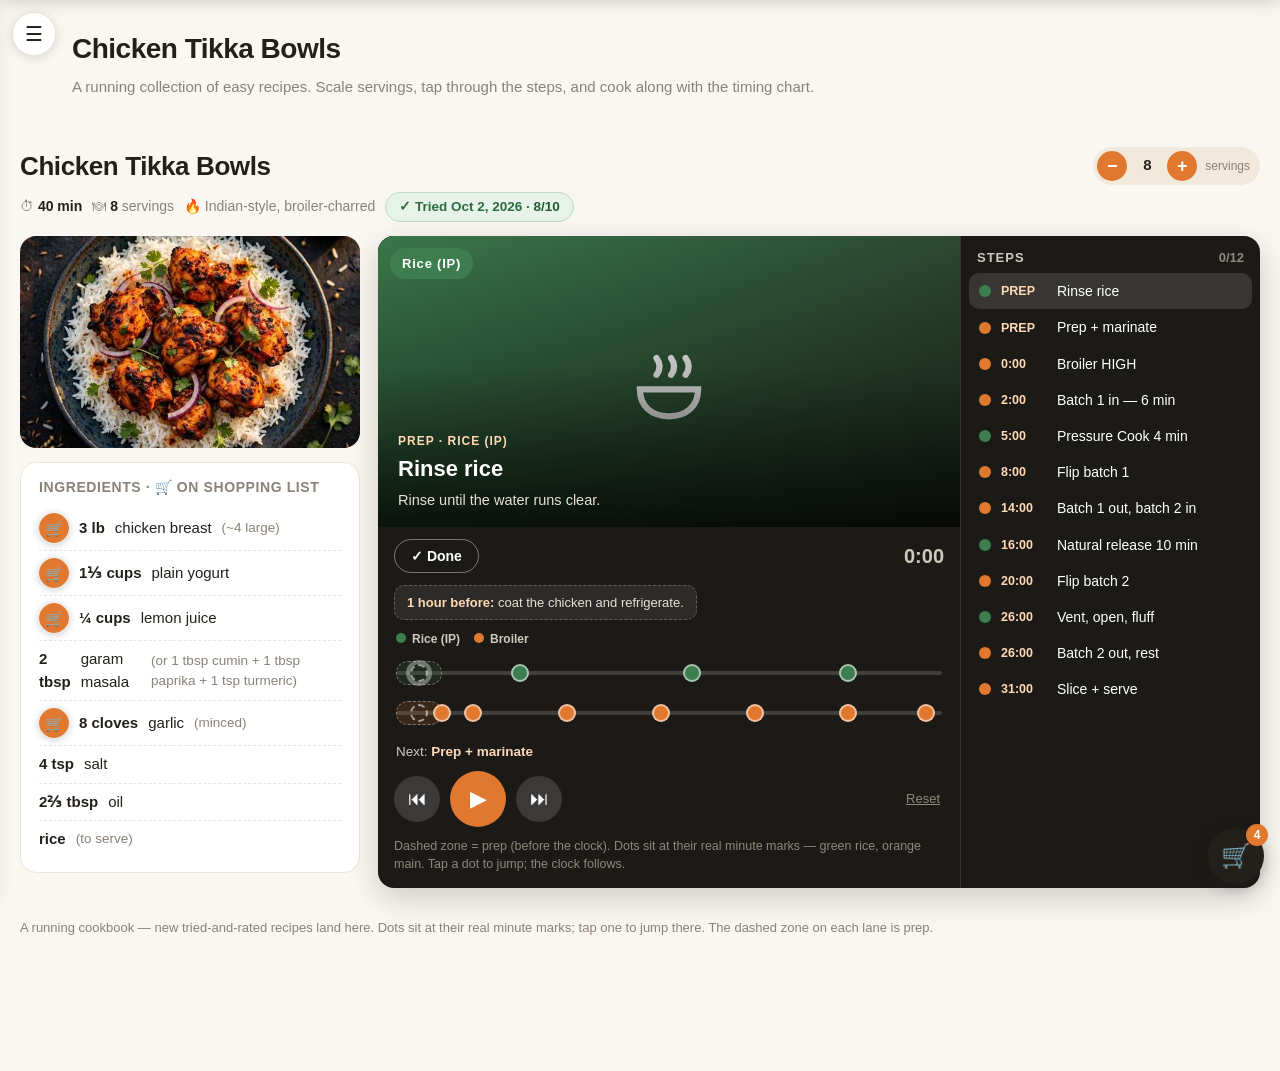
<file: tikka.html>
<!DOCTYPE html>
<html lang="en">
<head>
<meta charset="utf-8">
<link rel="icon" href="data:image/svg+xml,%3Csvg xmlns='http://www.w3.org/2000/svg' viewBox='0 0 100 100'%3E%3Ctext y='.9em' font-size='90'%3E%F0%9F%8D%B2%3C/text%3E%3C/svg%3E">
<meta name="viewport" content="width=device-width, initial-scale=1">
<title>Chicken Tikka Bowls — My Cookbook</title>
<link rel="stylesheet" href="assets/app.css?v=dddcdd41">
</head>
<body id="top">

<button id="drawerBtn" aria-label="Open menu" aria-expanded="false">☰</button>
<div id="scrim"></div>
<aside id="drawer" aria-hidden="true" aria-label="Site navigation">
  <div class="dhead"><span>My Cookbook</span><button id="drawerClose" aria-label="Close menu">×</button></div>
  <a class="dhome" href="index.html">⌂ Home</a>
  <div class="dlabel">Recipes</div>
  <nav class="drecipes">
    <a href="tikka.html">🍗 Chicken Tikka Bowls</a>
    <a href="shrimp.html">🍤 Coconut Shrimp Curry</a>
    <a href="salmon.html">🐟 Lemon Garlic Salmon</a>
    <a href="koobideh.html">🥩 Sheet-Pan Koobideh</a>
    <a href="cordon.html">🧀 Chicken Cordon Bleu</a>
    <a href="thighs.html">🍗 Roast Chicken Thighs</a>
    <a href="croque.html">🥪 Turkey Croque Monsieur</a>
    <a href="coco.html">🍛 Chicken Coconut Curry</a>
    <a href="croute.html">🥟 Rice Paper Salmon en Croûte</a>
  </nav>
</aside>

<div id="cartFab">
  <div id="cartPanel" role="dialog" aria-label="Shopping list" aria-hidden="true">
    <div class="chead"><span>🛒 Shopping list</span><button id="cartClose" aria-label="Close shopping list">×</button></div>
    <ul id="cartItems"></ul>
    <div class="cfoot"><span id="cartTotal"></span><div class="cbtns"><button id="cartCopy">Copy for assistant</button><a id="cartAlbertsons" href="https://www.albertsons.com/assistant/" target="_blank" rel="noopener">Open Albertsons →</a></div></div>
  </div>
  <button id="cartBtn" aria-label="Open shopping list" aria-expanded="false">🛒<span id="cartCount"></span></button>
</div>

<div id="stickybar">
  <img id="sbThumb" alt="">
  <div class="sbname" id="sbName"></div>
  <div class="stepper" id="sbStepper">
    <button id="sbMinus" aria-label="Fewer servings">−</button><span class="sval" id="sbServ"></span><button id="sbPlus" aria-label="More servings">+</button><em>servings</em>
  </div>
</div>

<header>
  <h1>Chicken Tikka Bowls</h1>
  <p>A running collection of easy recipes. Scale servings, tap through the steps, and cook along with the timing chart.</p>
</header>



<main>

<section class="recipe" id="tikka" data-r="tikka">
  <div class="rhead">
    <div><h2>Chicken Tikka Bowls</h2>
      <div class="meta"><span>⏱ <b>40 min</b></span><span>🍽 <b>8</b> servings</span><span>🔥 Indian-style, broiler-charred</span>
        <span class="tried">✓ Tried Oct 2, 2026 · <b>8/10</b></span></div></div>
    <div class="stepper" data-r="tikka"><button class="sminus" aria-label="Fewer servings">−</button><span class="sval"></span><button class="splus" aria-label="More servings">+</button><em>servings</em></div>
  </div>
  <div class="rgrid">
    <div class="c-ing"><img class="hero" data-img="chicken_tikka" src="" alt="Chicken tikka over rice">
      <div class="ingredients"><h3>Ingredients · 🛒 on shopping list</h3><ul data-ingr="tikka"></ul></div></div>
    <div class="c-play"><div class="uplayer" data-player="tikka"></div></div>
  </div>
</section>

















<!-- data source for the floating cart (#cartFab); the visible shopping UI lives in the mini tab -->
<section id="shopping" hidden>
  <h2>Shopping List</h2>
  <p class="sub">Everything starts on your list — tap <b>Have it</b> for what’s already in your kitchen. Your picks are saved on this device.</p>

  <div class="group">
    <h3>Seafood &amp; Meat</h3>
    <div class="item" data-id="s1" data-rs="shrimp" data-r="shrimp" data-name="Frozen shrimp">
      <div class="row1"><span class="name">Frozen shrimp</span><span class="qty">12 oz</span></div>
      <div class="tip">A 1 lb bag works too — just freeze the extra. Thaw in the fridge the night before.</div>
      <div class="pick"><button class="have">Have it</button><button class="need">Need it</button></div>
    </div>
    <div class="item" data-id="s2" data-rs="salmon,croute" data-r="salmon" data-name="Salmon fillets" data-note="2 fillets">
      <div class="row1"><span class="name">Salmon fillets</span><span class="qty">¾ lb (2 fillets)</span></div>
      <div class="tip">Buy frozen — freeze on arrival, move to the fridge the night before cooking.</div>
      <div class="pick"><button class="have">Have it</button><button class="need">Need it</button></div>
    </div>
    <div class="item" data-id="s3" data-rs="tikka,cordon,coco" data-r="tikka" data-name="Chicken breast" data-note="~4 large">
      <div class="row1"><span class="name">Chicken breast</span><span class="qty">3 lb (~4 large)</span></div>
      <div class="tip">Slice into strips or pound to even thickness so it cooks uniformly under the broiler.</div>
      <div class="pick"><button class="have">Have it</button><button class="need">Need it</button></div>
    </div>
    <div class="item" data-id="s4" data-rs="koobideh" data-r="koobideh" data-name="Ground beef (80/20)">
      <div class="row1"><span class="name">Ground beef</span><span class="qty">¾ lb · 80/20</span></div>
      <div class="tip">Freeze on arrival, move to the fridge the night before cooking.</div>
      <div class="pick"><button class="have">Have it</button><button class="need">Need it</button></div>
    </div>
    <div class="item" data-id="s13" data-rs="thighs" data-r="thighs" data-name="Chicken thighs" data-note="bone-in">
      <div class="row1"><span class="name">Chicken thighs</span><span class="qty">1¼ lb</span></div>
      <div class="pick"><button class="have">Have it</button><button class="need">Need it</button></div>
    </div>
    <div class="item" data-id="s14" data-rs="cordon,croque" data-r="cordon" data-name="Turkey slices" data-note="deli">
      <div class="row1"><span class="name">Turkey slices</span><span class="qty">8 slices</span></div>
      <div class="tip">Cordon bleu + croques — 4 slices each.</div>
      <div class="pick"><button class="have">Have it</button><button class="need">Need it</button></div>
    </div>
  </div>

  <div class="group">
    <h3>Produce</h3>
    <div class="item" data-id="s5" data-rs="shrimp,koobideh,coco" data-r="shrimp" data-name="Yellow onions">
      <div class="row1"><span class="name">Yellow onions</span><span class="qty">× 2</span></div>
      <div class="pick"><button class="have">Have it</button><button class="need">Need it</button></div>
    </div>
    <div class="item" data-id="s6" data-rs="tikka,shrimp,salmon,thighs,coco" data-r="tikka" data-name="Garlic">
      <div class="row1"><span class="name">Garlic</span><span class="qty">1 head</span></div>
      <div class="pick"><button class="have">Have it</button><button class="need">Need it</button></div>
    </div>
    <div class="item" data-id="s7" data-rs="shrimp,coco" data-r="shrimp" data-name="Fresh ginger">
      <div class="row1"><span class="name">Fresh ginger</span><span class="qty">small piece</span></div>
      <div class="tip">Optional — ground ginger from your spice rack works fine.</div>
      <div class="pick"><button class="have">Have it</button><button class="need">Need it</button></div>
    </div>
    <div class="item" data-id="s8" data-rs="tikka,salmon" data-r="salmon" data-name="Lemons">
      <div class="row1"><span class="name">Lemons</span><span class="qty">× 2</span></div>
      <div class="pick"><button class="have">Have it</button><button class="need">Need it</button></div>
    </div>
    <div class="item" data-id="s9" data-rs="koobideh" data-r="koobideh" data-name="Tomato">
      <div class="row1"><span class="name">Tomatoes</span><span class="qty">× 1</span></div>
      <div class="pick"><button class="have">Have it</button><button class="need">Need it</button></div>
    </div>
    <div class="item" data-id="s17" data-rs="cordon,thighs" data-r="cordon" data-name="Potatoes">
      <div class="row1"><span class="name">Potatoes</span><span class="qty">2 lb</span></div>
      <div class="pick"><button class="have">Have it</button><button class="need">Need it</button></div>
    </div>
    <div class="item" data-id="s22" data-rs="croque" data-r="croque" data-name="Salad greens">
      <div class="row1"><span class="name">Salad greens</span><span class="qty">2 handfuls</span></div>
      <div class="pick"><button class="have">Have it</button><button class="need">Need it</button></div>
    </div>
  </div>

    <div class="item" data-id="s26" data-rs="croute" data-r="croute" data-name="Fresh spinach" data-note="one bag">
      <div class="row1"><span class="name">Fresh spinach</span><span class="qty">3 cups</span></div>
      <div class="tip">You'll wilt it down — 90 g / about 3 cups fresh.</div>
      <div class="pick"><button class="have">Have it</button><button class="need">Need it</button></div>
    </div>
    <div class="item" data-id="s27" data-rs="croute" data-r="croute" data-name="Fresh dill" data-note="for the dip">
      <div class="row1"><span class="name">Fresh dill</span><span class="qty">1 bunch</span></div>
      <div class="pick"><button class="have">Have it</button><button class="need">Need it</button></div>
    </div>
  </div>

  <div class="group">
    <h3>Dairy &amp; Pantry</h3>
    <div class="item" data-id="s10" data-rs="shrimp,coco" data-r="shrimp" data-name="Coconut milk" data-note="13.5 oz">
      <div class="row1"><span class="name">Coconut milk</span><span class="qty">1 can · 13.5 oz</span></div>
      <div class="tip">One can per curry — you'll use about half per recipe; the rest keeps 4 days in the fridge.</div>
      <div class="pick"><button class="have">Have it</button><button class="need">Need it</button></div>
    </div>
    <div class="item" data-id="s11" data-rs="shrimp" data-r="shrimp" data-name="Tomato paste">
      <div class="row1"><span class="name">Tomato paste</span><span class="qty">1 small can</span></div>
      <div class="pick"><button class="have">Have it</button><button class="need">Need it</button></div>
    </div>
    <div class="item" data-id="s12" data-rs="tikka,croute" data-r="tikka" data-name="Plain yogurt" data-note="32 oz">
      <div class="row1"><span class="name">Plain yogurt</span><span class="qty">1 large tub · 32 oz</span></div>
      <div class="tip">For the tikka marinade — you'll use about 1⅓ cups. Whole milk yogurt = best char.</div>
      <div class="pick"><button class="have">Have it</button><button class="need">Need it</button></div>
    </div>
    <div class="item" data-id="s15" data-rs="cordon,croque" data-r="cordon" data-name="Gruyère" data-note="sliced or a small block">
      <div class="row1"><span class="name">Gruyère</span><span class="qty">8 oz</span></div>
      <div class="tip">Slices for the cordon bleu, grated for the croques.</div>
      <div class="pick"><button class="have">Have it</button><button class="need">Need it</button></div>
    </div>
    <div class="item" data-id="s16" data-rs="croque" data-r="croque" data-name="Sandwich bread" data-note="pain de mie">
      <div class="row1"><span class="name">Sandwich bread</span><span class="qty">4 slices</span></div>
      <div class="pick"><button class="have">Have it</button><button class="need">Need it</button></div>
    </div>
    <div class="item" data-id="s18" data-rs="cordon" data-r="cordon" data-name="Panko breadcrumbs">
      <div class="row1"><span class="name">Panko breadcrumbs</span><span class="qty">½ cup</span></div>
      <div class="pick"><button class="have">Have it</button><button class="need">Need it</button></div>
    </div>
    <div class="item" data-id="s19" data-rs="cordon,croute" data-r="cordon" data-name="Eggs" data-note="for the breading">
      <div class="row1"><span class="name">Eggs</span><span class="qty">× 2</span></div>
      <div class="pick"><button class="have">Have it</button><button class="need">Need it</button></div>
    </div>
    <div class="item" data-id="s20" data-rs="croque,croute" data-r="croque" data-name="Milk" data-note="for the béchamel">
      <div class="row1"><span class="name">Milk</span><span class="qty">1 cup</span></div>
      <div class="pick"><button class="have">Have it</button><button class="need">Need it</button></div>
    </div>
    <div class="item" data-id="s21" data-rs="croque" data-r="croque" data-name="Flour" data-note="for the béchamel">
      <div class="row1"><span class="name">Flour</span><span class="qty">2 tbsp</span></div>
      <div class="pick"><button class="have">Have it</button><button class="need">Need it</button></div>
    </div>

  </div>

    <div class="item" data-id="s23" data-rs="croute" data-r="croute" data-name="Rice paper sheets" data-note="large squares">
      <div class="row1"><span class="name">Rice paper sheets</span><span class="qty">4 sheets</span></div>
      <div class="pick"><button class="have">Have it</button><button class="need">Need it</button></div>
    </div>
    <div class="item" data-id="s24" data-rs="croute" data-r="croute" data-name="Sesame seeds" data-note="for topping">
      <div class="row1"><span class="name">Sesame seeds</span><span class="qty">1 tsp</span></div>
      <div class="pick"><button class="have">Have it</button><button class="need">Need it</button></div>
    </div>
    <div class="item" data-id="s25" data-rs="croute" data-r="croute" data-name="Ricotta" data-note="small tub">
      <div class="row1"><span class="name">Ricotta</span><span class="qty">¼ cup</span></div>
      <div class="pick"><button class="have">Have it</button><button class="need">Need it</button></div>
    </div>
  </div>

  <div class="onhand"><b>Assumed on hand</b> (you said you’re stocked): rice, oil, butter, salt, pepper, turmeric, cumin, coriander, paprika, curry powder, garam masala.</div>
</section>

</main>

<div class="shopbar">
  <div class="count" id="shopCount"><b>12</b> items to decide on</div>
</div>

<footer>
  <p>A running cookbook — new tried-and-rated recipes land here. Dots sit at their real minute marks; tap one to jump there. The dashed zone on each lane is prep.</p>
</footer>

<script src="assets/img-data/shrimp_curry.js?v=2831e49d"></script><script src="assets/img-data/lemon_salmon.js?v=1fef092f"></script><script src="assets/img-data/chicken_tikka.js?v=e2cde757"></script><script src="assets/img-data/koobideh.js?v=36d46aff"></script><script src="assets/img-data/shrimp_steps.js?v=7c8cbf64"></script><script src="assets/img-data/salmon_steps.js?v=84eab120"></script><script src="assets/img-data/chelow.js?v=56572bb5"></script><script src="assets/img-data/shrimp_prep.js?v=ef02849d"></script><script src="assets/img-data/salmon_prep.js?v=4f97b416"></script><script src="assets/img-data/cordon_bleu.js?v=8f8d62d5"></script><script src="assets/img-data/cordon_prep.js?v=d4398ca4"></script><script src="assets/img-data/cordon_steps.js?v=e9fcfaca"></script><script src="assets/img-data/croque.js?v=08ccd1e4"></script><script src="assets/img-data/croque_prep.js?v=0408b99b"></script><script src="assets/img-data/croque_steps.js?v=b63eda94"></script><script src="assets/img-data/thighs.js?v=9d5856af"></script><script src="assets/img-data/thighs_prep.js?v=643cb428"></script><script src="assets/img-data/thighs_steps.js?v=0c74dc5a"></script><script src="assets/img-data/coco_curry.js?v=a34f7cc5"></script><script src="assets/img-data/coco_prep.js?v=5f711f91"></script><script src="assets/img-data/coco_steps.js?v=d0d67377"></script><script src="assets/img-data/croute.js?v=f75c3ff4"></script><script src="assets/img-data/croute_prep.js?v=9db5631f"></script><script src="assets/img-data/croute_steps.js?v=4d68055e"></script><script src="assets/app.js?v=6ba65be9"></script>
</body>
</html>
</file>
<file: assets/app.css>
:root{
    --bg:#faf7f2; --card:#ffffff; --ink:#23201b; --muted:#8a8177;
    --accent:#e0782f; --accent-dark:#b85a1c; --green:#3e7d4e; --line:#ece4d8;
    --radius:16px;
  }
  *{box-sizing:border-box; -webkit-tap-highlight-color:transparent;}
  body{margin:0; background:var(--bg); color:var(--ink);
    font-family:-apple-system,BlinkMacSystemFont,"Segoe UI",Roboto,Helvetica,Arial,sans-serif;
    line-height:1.5; padding-bottom:120px;}
  /* ---------- sticky recipe bar ---------- */
  #stickybar{position:fixed; top:0; left:0; right:0; z-index:60; display:flex; align-items:center; gap:12px;
    background:rgba(28,26,23,.97); color:#fff; padding:10px 16px;
    transform:translateY(-110%); transition:transform .25s ease; box-shadow:0 4px 18px rgba(0,0,0,.25);}
  #stickybar.show{transform:none;}
  #stickybar img{width:44px; height:44px; border-radius:50%; object-fit:cover; flex:0 0 auto;}
  #stickybar .sbname{font-weight:700; font-size:15px; flex:1; white-space:nowrap; overflow:hidden; text-overflow:ellipsis;}
  .stepper{display:flex; align-items:center; gap:8px; border-radius:999px; padding:4px 8px 4px 4px; flex:0 0 auto;}
  #stickybar .stepper{background:rgba(255,255,255,.12);}
  .rhead .stepper{background:#f1e9db;}
  .stepper button{width:30px; height:30px; border-radius:50%; border:none; background:var(--accent); color:#fff;
    font-size:18px; font-weight:700; cursor:pointer; line-height:1; padding:0;}
  .stepper .sval{min-width:24px; text-align:center; font-weight:800; font-size:15px; font-variant-numeric:tabular-nums;}
  .stepper em{font-style:normal; font-size:12px; color:#cfc8bd; margin-right:2px;}
  .rhead .stepper em{color:var(--muted);}
  /* ---------- page head ---------- */
  header{padding:28px 20px 8px 72px; max-width:1400px; margin:0 auto;}
  header h1{margin:0 0 6px; font-size:28px; letter-spacing:-.5px;}
  header p{margin:0; color:var(--muted); font-size:15px;}
  .toc{max-width:1400px; margin:14px auto 0; padding:0 20px; display:flex; gap:8px; flex-wrap:wrap;}
  .toc a{text-decoration:none; color:var(--ink); background:var(--card); border:1px solid var(--line);
    padding:8px 14px; border-radius:999px; font-size:14px; font-weight:600;}
  .toc a.shop{background:var(--ink); color:#fff; border-color:var(--ink);}
  /* retractable left nav drawer */
  #drawerBtn{position:fixed; top:12px; left:12px; z-index:70; width:44px; height:44px; border-radius:50%;
    background:var(--card); border:1px solid var(--line); font-size:20px; line-height:1; cursor:pointer;
    box-shadow:0 2px 10px rgba(35,32,27,.15); color:var(--ink);}
  #scrim{position:fixed; inset:0; z-index:75; background:rgba(35,32,27,.45);
    opacity:0; pointer-events:none; transition:opacity .25s ease;}
  #scrim.show{opacity:1; pointer-events:auto;}
  #drawer{position:fixed; top:0; left:0; bottom:0; z-index:80; width:min(300px,84vw);
    background:var(--card); box-shadow:4px 0 24px rgba(35,32,27,.2);
    transform:translateX(-105%); transition:transform .28s ease;
    display:flex; flex-direction:column; padding:18px;}
  #drawer.open{transform:none;}
  .dhead{display:flex; align-items:center; justify-content:space-between;
    font-weight:800; font-size:18px; margin-bottom:12px;}
  #drawerClose{border:0; background:none; font-size:26px; cursor:pointer; color:var(--muted); line-height:1; padding:4px 8px;}
  .dhome{display:block; font-weight:700; padding:12px; border-radius:12px;
    text-decoration:none; color:var(--ink); background:#f6efe3; margin-bottom:4px;}
  .dlabel{font-size:12px; text-transform:uppercase; letter-spacing:.08em; color:var(--muted); margin:14px 4px 6px;}
  .drecipes a{display:block; padding:11px 12px; border-radius:12px; text-decoration:none; color:var(--ink); font-weight:600;}
  .drecipes a:hover{background:#f6efe3;}
  .drecipes a.active, .dhome.active{background:var(--accent); color:#fff;}
  /* floating shopping cart */
  #cartFab{position:fixed; right:16px; bottom:16px; z-index:65;}
  #cartBtn{width:56px; height:56px; border-radius:50%; background:var(--ink); color:#fff;
    font-size:24px; border:0; cursor:pointer; box-shadow:0 4px 16px rgba(35,32,27,.3); position:relative;}
  #cartCount{position:absolute; top:-4px; right:-4px; background:var(--accent); color:#fff;
    font-size:12px; font-weight:800; min-width:22px; height:22px; border-radius:11px;
    display:flex; align-items:center; justify-content:center; padding:0 5px;}
  #cartPanel{position:fixed; right:16px; top:12px; bottom:84px; width:min(400px,calc(100vw - 32px));
    background:var(--card); border:1px solid var(--line); border-radius:16px;
    box-shadow:0 8px 32px rgba(35,32,27,.25);
    transform:translateY(8px); opacity:0; pointer-events:none; transition:opacity .2s ease, transform .2s ease;
    display:flex; flex-direction:column; overflow:hidden;}
  #cartFab.open #cartPanel{opacity:1; pointer-events:auto; transform:none;}
  .chead{display:flex; align-items:center; justify-content:space-between; padding:12px 14px;
    font-weight:800; border-bottom:1px solid var(--line); background:var(--card); flex:0 0 auto;}
  #cartClose{border:0; background:none; font-size:24px; cursor:pointer; color:var(--muted); line-height:1; padding:2px 6px;}
  #cartItems{list-style:none; margin:0; padding:8px; flex:1 1 auto; overflow-y:auto;}
  #cartItems li label{display:flex; gap:10px; align-items:flex-start; padding:9px 8px;
    border-radius:10px; cursor:pointer; font-size:14px;}
  #cartItems li label:hover{background:#f6efe3;}
  #cartItems input{width:18px; height:18px; accent-color:var(--accent); margin-top:1px; flex:0 0 auto; cursor:pointer;}
  #cartItems .cempty{padding:16px; text-align:center; color:var(--muted); font-size:14px;}
  .cfoot{display:flex; flex-direction:column; gap:4px; flex:0 0 auto;
    padding:10px 14px 12px; border-top:1px solid var(--line); background:var(--card);}
  #cartTotal{font-size:13px; color:var(--muted); font-weight:600;}
  .cbtns{display:flex; gap:8px; margin-top:6px;}
  #cartCopy{flex:1; background:var(--accent); color:#fff; border:0; border-radius:10px;
    padding:10px 12px; font-weight:700; font-size:14px; cursor:pointer;}
  #cartAlbertsons{flex:1; background:#fff; color:var(--ink); border:1px solid var(--line); border-radius:10px;
    padding:10px 12px; font-weight:700; font-size:14px; text-align:center; text-decoration:none;}
  #cartItems li.off label{opacity:.45;}
  #cartItems .trow small{display:block; color:var(--muted); font-size:12.5px; margin-top:2px; font-weight:400;}
  main{max-width:1400px; margin:0 auto; padding:0 20px;}
  section.recipe{margin-top:40px; scroll-margin-top:80px;}
  /* ---------- recipe head + grid ---------- */
  .rhead{display:flex; justify-content:space-between; align-items:flex-start; gap:12px; margin:0 0 14px; flex-wrap:wrap;}
  .rhead h2{margin:0 0 6px; font-size:26px; letter-spacing:-.4px;}
  .meta{display:flex; gap:10px; flex-wrap:wrap; color:var(--muted); font-size:14px; align-items:center;}
  .meta b{color:var(--ink);}
  .tried{display:inline-block; background:#e7f2e9; color:#2e6b3e; border:1.5px solid #bcd9c2;
    border-radius:999px; padding:4px 13px; font-weight:700; font-size:13.5px;}
  .tried b{color:#1f5c2d;}
  .rgrid{display:grid; gap:18px; grid-template-columns:1fr; align-items:start;}
  @media(min-width:1000px){
    .rgrid{grid-template-columns:minmax(300px,340px) minmax(0,1fr);}
  }
  .recipe .hero{width:100%; border-radius:var(--radius); display:block; aspect-ratio:16/10; object-fit:cover;}
  .ingredients{background:var(--card); border:1px solid var(--line); border-radius:var(--radius); padding:14px 18px; margin-top:14px;}
  .ingredients h3{margin:0 0 8px; font-size:14px; text-transform:uppercase; letter-spacing:.6px; color:var(--muted);}
  .ingredients h4{margin:14px 0 4px; font-size:13px; text-transform:uppercase; letter-spacing:.6px; color:var(--accent-dark);}
  .ingredients ul{margin:0; padding:0; list-style:none;}
  .ingredients li{padding:7px 0; border-top:1px dashed var(--line); font-size:15px; display:flex; gap:10px; align-items:center;}
  .ingredients li:first-child{border-top:none;}
  .ingredients li .buybtn{flex:0 0 auto; width:30px; height:30px; border-radius:50%; border:1px solid var(--line);
    background:#fff; font-size:15px; line-height:1; cursor:pointer; padding:0;}
  .ingredients li .buybtn.on{background:var(--accent); border-color:var(--accent);
    filter:drop-shadow(0 0 2px rgba(255,255,255,.95)) drop-shadow(0 1px 3px rgba(0,0,0,.25));}
  .ingredients li .buybtn:not(.on){opacity:.35; filter:grayscale(1);}
  .ingredients .iqty{font-weight:700; font-variant-numeric:tabular-nums;}
  .ingredients .inote{color:var(--muted); font-size:13.5px;}
  /* ---------- unified player ---------- */
  .uplayer{background:#1c1a17; border-radius:var(--radius); overflow:hidden; color:#fff; box-shadow:0 10px 30px rgba(0,0,0,.18);}
  .ugrid{display:grid; grid-template-columns:1fr;}
  .umain{min-width:0;}
  .uscreen{position:relative; aspect-ratio:16/8; overflow:hidden; background:#000;}
  .uvis{position:absolute; inset:0;}
  .uvis.kb{animation:kb 8s ease-in-out infinite alternate;}
  .upic{position:absolute; inset:0; background-size:cover; background-position:center;}
  .upic.quad{background-size:200% 200%; background-repeat:no-repeat;}
  .uart{position:absolute; inset:0;}
  .uart svg{width:100%; height:100%; display:block;}
  .uicon{position:absolute; inset:0; display:flex; align-items:center; justify-content:center;}
  @keyframes kb{from{transform:scale(1) translate(0,0);} to{transform:scale(1.12) translate(-1.5%,1.5%);}}
  .uscreen .shade{position:absolute; inset:0; background:linear-gradient(to top, rgba(0,0,0,.82) 0%, rgba(0,0,0,.25) 55%, rgba(0,0,0,.05) 100%);}
  .lane-chip{position:absolute; top:12px; left:12px; color:#fff;
    font-weight:800; font-size:13px; letter-spacing:.8px; padding:6px 12px; border-radius:999px;}
  .step-text{position:absolute; left:0; right:0; bottom:0; padding:18px 20px 16px;}
  .step-text .kicker{font-size:12px; letter-spacing:1px; color:#ffd9b3; font-weight:700; margin-bottom:4px; font-variant-numeric:tabular-nums;}
  .step-text .instr{font-size:22px; font-weight:700; line-height:1.35; margin:0;}
  .step-text .isub{font-size:14.5px; font-weight:500; line-height:1.45; margin:6px 0 0; color:#e8e0d2; max-width:36em;}
  .step-text.anim .instr, .step-text.anim .kicker, .step-text.anim .isub{animation:slideup .45s ease both;}
  @keyframes slideup{from{opacity:0; transform:translateY(14px);} to{opacity:1; transform:none;}}
  .u-actions{display:flex; align-items:center; gap:10px; padding:12px 16px 2px;}
  .tchip{border:none; border-radius:999px; background:var(--accent); color:#fff; font-size:14px; font-weight:700;
    padding:9px 16px; cursor:pointer; font-variant-numeric:tabular-nums;}
  .tchip.running{animation:tpulse 1s infinite;}
  @keyframes tpulse{50%{opacity:.6;}}
  .udone{border:1.5px solid rgba(255,255,255,.4); background:transparent; color:#fff; border-radius:999px;
    font-size:14px; font-weight:700; padding:8px 16px; cursor:pointer;}
  .udone.marked{background:var(--green); border-color:var(--green);}
  .uclock{margin-left:auto; font-size:20px; font-weight:800; font-variant-numeric:tabular-nums; color:#cfc8bd;}
  .tl-prep{display:inline-block; font-size:13px; background:rgba(255,255,255,.08); border:1px dashed rgba(255,255,255,.25);
    border-radius:10px; padding:7px 12px; margin:10px 16px 0; color:#e8e0d2;}
  .tl-prep b{color:#ffd9b3;}
  .utimeline{position:relative; padding:10px 18px 2px;}
  .ulegend{display:flex; gap:14px; margin-bottom:8px; flex-wrap:wrap;}
  .uleg{font-size:12px; color:#cfc8bd; font-weight:600;}
  .uleg i{display:inline-block; width:10px; height:10px; border-radius:50%; margin-right:6px;}
  .ulanes{position:relative; --pz:46px;}
  .ulane{position:relative; height:34px; margin-bottom:6px;}
  .utrack{position:absolute; left:0; right:0; top:50%; height:4px; transform:translateY(-50%);
    background:rgba(255,255,255,.16); border-radius:99px;}
  .uprepzone{position:absolute; left:0; top:50%; transform:translateY(-50%); width:var(--pz); height:24px;
    border:1.5px dashed rgba(255,255,255,.35); border-radius:99px;}
  .udot{position:absolute; top:50%; transform:translate(-50%,-50%); width:18px; height:18px; border-radius:50%;
    border:2px solid rgba(255,255,255,.55); cursor:pointer; padding:0;}
  .udot.prep{background:transparent !important; border-style:dashed;}
  .udot.done{outline:3px solid var(--green); outline-offset:2px;}
  .udot.active{box-shadow:0 0 0 4px rgba(255,255,255,.35);}
  .ucursor{position:absolute; top:0; bottom:0; width:2px; background:#fff; opacity:.85; display:none;
    box-shadow:0 0 8px rgba(255,255,255,.6); z-index:5;}
  .unext{font-size:13.5px; color:#cfc8bd; padding:4px 18px 0; min-height:20px;}
  .unext b{color:#ffd9b3;}
  .ucontrols{display:flex; align-items:center; gap:10px; padding:8px 16px 4px;}
  .cbtn{border:none; border-radius:50%; width:46px; height:46px; font-size:19px; cursor:pointer;
    background:rgba(255,255,255,.14); color:#fff; display:flex; align-items:center; justify-content:center;}
  .cbtn.play{background:var(--accent); width:56px; height:56px; font-size:22px;}
  .treset{border:none; background:none; color:#8f887c; font-size:13px; cursor:pointer; text-decoration:underline;
    padding:4px; margin-left:auto;}
  .hint{font-size:12.5px; color:#8f887c; padding:6px 16px 14px;}
  /* ---------- step list ---------- */
  .ulistwrap{display:flex; flex-direction:column; min-height:0; border-top:1px solid rgba(255,255,255,.12);}
  .ulisthead{padding:12px 16px 6px; font-size:13px; font-weight:800; letter-spacing:1px; color:#cfc8bd;
    text-transform:uppercase; display:flex; justify-content:space-between; align-items:baseline;}
  .uprog{font-variant-numeric:tabular-nums; color:#8f887c; letter-spacing:0;}
  .ulist{overflow-y:auto; padding:0 8px 12px;}
  .urow{display:flex; align-items:center; gap:10px; width:100%; text-align:left; background:none; border:none; color:#fff;
    padding:9px 10px; border-radius:10px; cursor:pointer; font-size:14px; font-family:inherit;}
  .urow:hover{background:rgba(255,255,255,.06);}
  .urow.active{background:rgba(255,255,255,.12);}
  .rdot{flex:0 0 auto; width:12px; height:12px; border-radius:50%;}
  .rtime{flex:0 0 auto; width:46px; font-variant-numeric:tabular-nums; font-size:12.5px; color:#ffd9b3; font-weight:700;}
  .rshort{flex:1; line-height:1.3;}
  .urow.done .rshort{color:#8f887c; text-decoration:line-through;}
  .rcheck{flex:0 0 auto; color:var(--green); font-weight:800; visibility:hidden;}
  .urow.done .rcheck{visibility:visible;}
  @media(min-width:1200px){
    .ugrid{grid-template-columns:minmax(0,1fr) 300px;}
    .ulistwrap{border-top:none; border-left:1px solid rgba(255,255,255,.12);}
    .ulist{max-height:640px;}
  }
  /* ---------- shopping ---------- */
  #shopping{margin-top:44px; scroll-margin-top:80px;}
  #shopping h2{font-size:24px; letter-spacing:-.4px; margin:0 0 4px;}
  #shopping .sub{color:var(--muted); font-size:14.5px; margin:0 0 14px;}
  .group{background:var(--card); border:1px solid var(--line); border-radius:var(--radius); margin-bottom:14px; overflow:hidden;}
  .group h3{margin:0; padding:12px 18px; font-size:14px; text-transform:uppercase; letter-spacing:.6px;
    color:var(--muted); background:#f5efe6;}
  .item{padding:12px 18px; border-top:1px solid var(--line);}
  .item .row1{display:flex; justify-content:space-between; gap:10px; align-items:baseline;}
  .item .name{font-weight:600; font-size:15.5px;}
  .item .qty{color:var(--muted); font-size:13.5px; text-align:right;}
  .item .tip{font-size:13px; color:var(--muted); margin:2px 0 8px;}
  .pick{display:flex; gap:8px;}
  .pick button{flex:1; border:1.5px solid var(--line); background:#fff; border-radius:10px; padding:9px 0;
    font-size:14px; font-weight:600; cursor:pointer; color:var(--ink);}
  .pick button.have.on{background:var(--green); border-color:var(--green); color:#fff;}
  .pick button.need.on{background:var(--accent); border-color:var(--accent); color:#fff;}
  .onhand{background:var(--card); border:1px dashed var(--line); border-radius:var(--radius);
    padding:12px 18px; font-size:14px; color:var(--muted); margin-bottom:14px;}
  .onhand b{color:var(--ink);}
  .shopbar{display:none;} /* retired: the floating cart tab replaces the bottom bar */
  .shopbar .count{font-size:14px; flex:1; line-height:1.35;}
  .shopbar .count b{font-size:18px;}
  .shopbar button{border:none; border-radius:12px; padding:12px 16px; font-size:14.5px; font-weight:700; cursor:pointer;}
  #copyBtn{background:var(--accent); color:#fff;}
  #albertsons{background:#fff; color:var(--ink); text-decoration:none; display:inline-block; border-radius:12px; padding:12px 16px; font-size:14.5px; font-weight:700;}
  footer{max-width:1400px; margin:30px auto 0; padding:0 20px; color:var(--muted); font-size:13px;}
</file>
